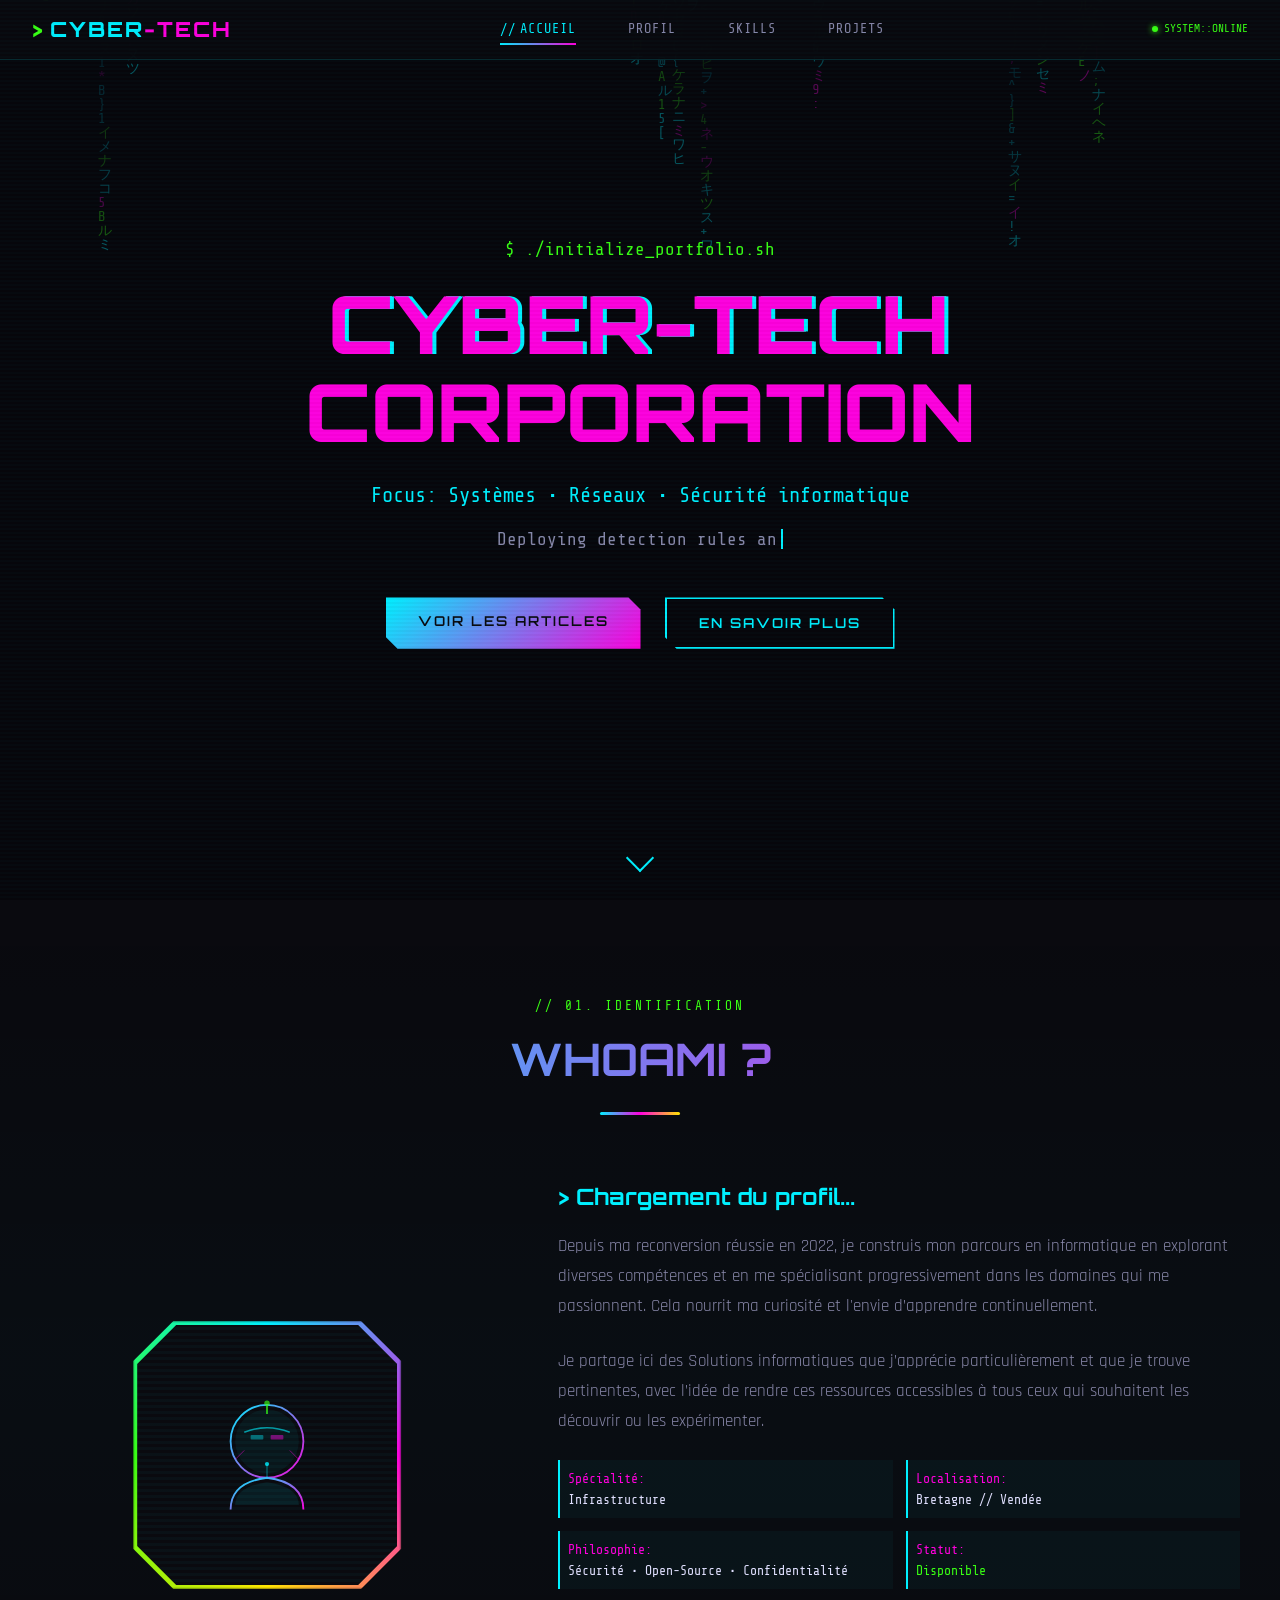
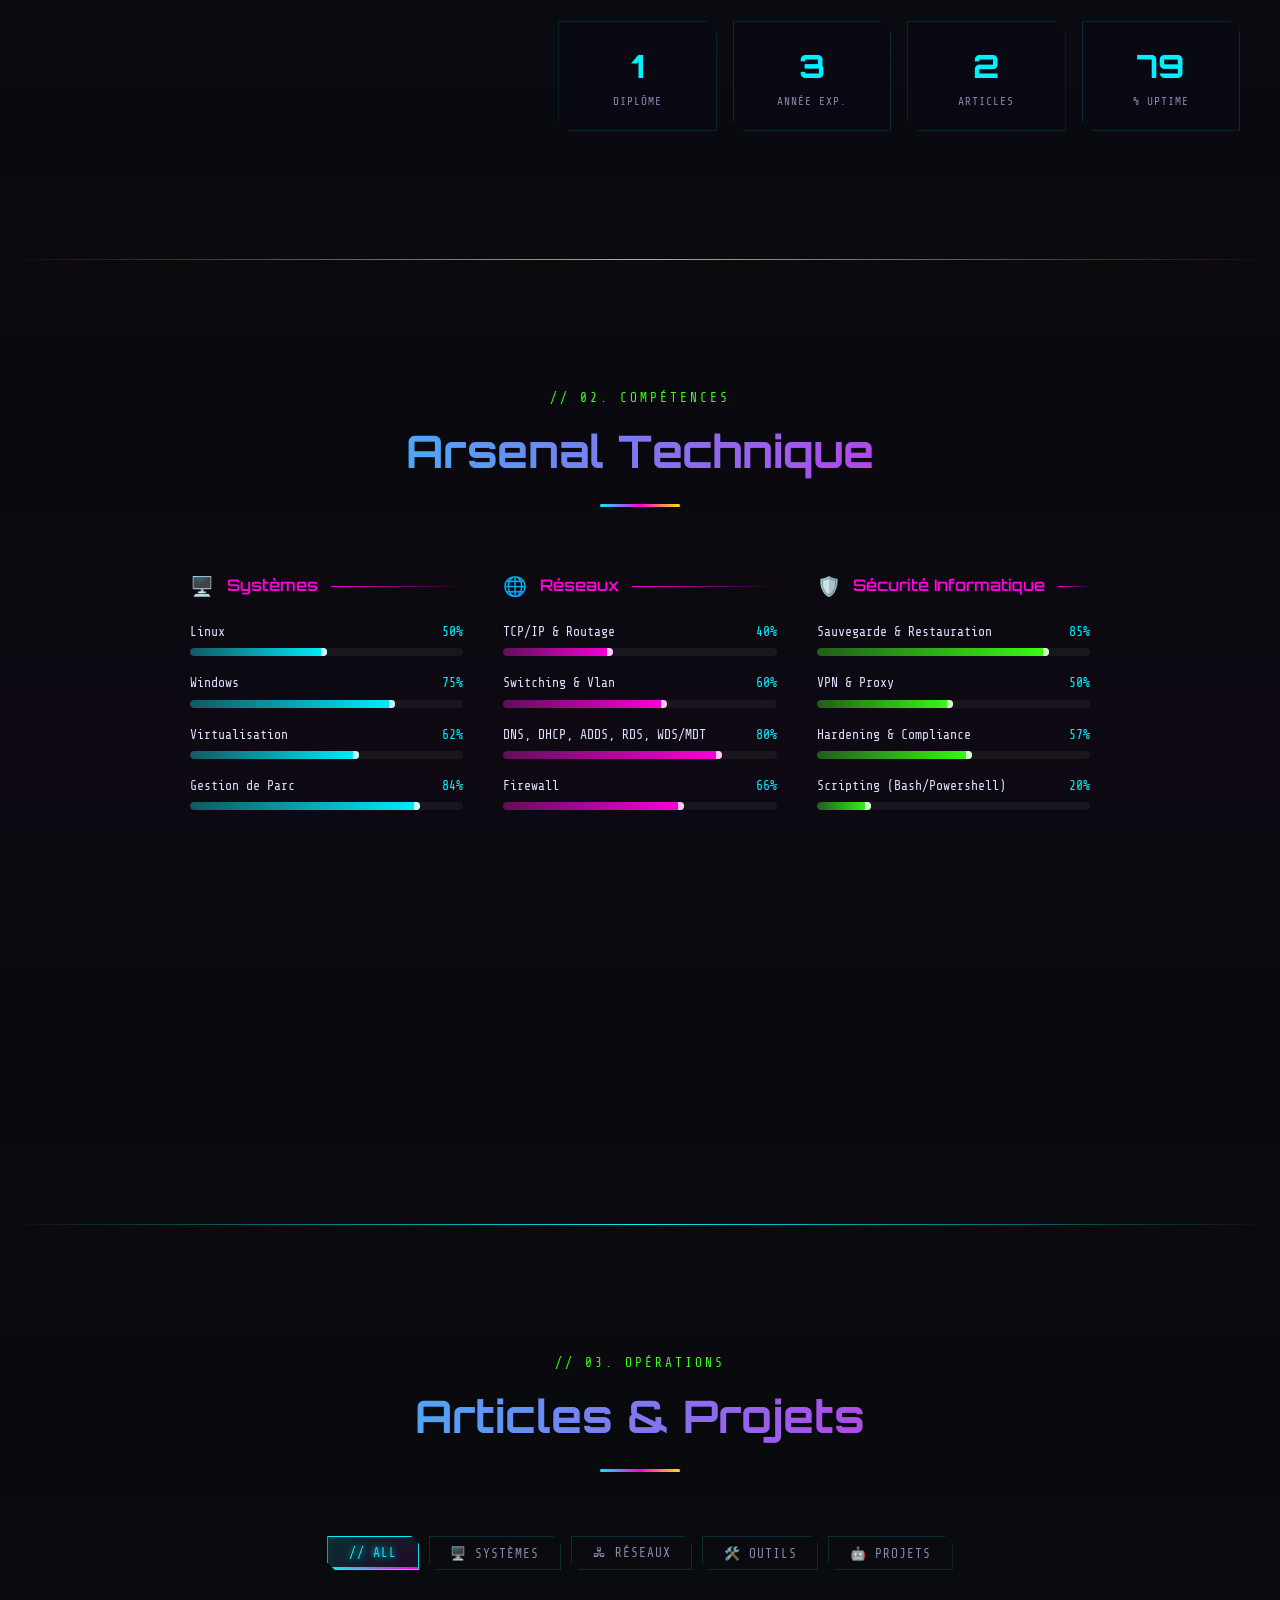
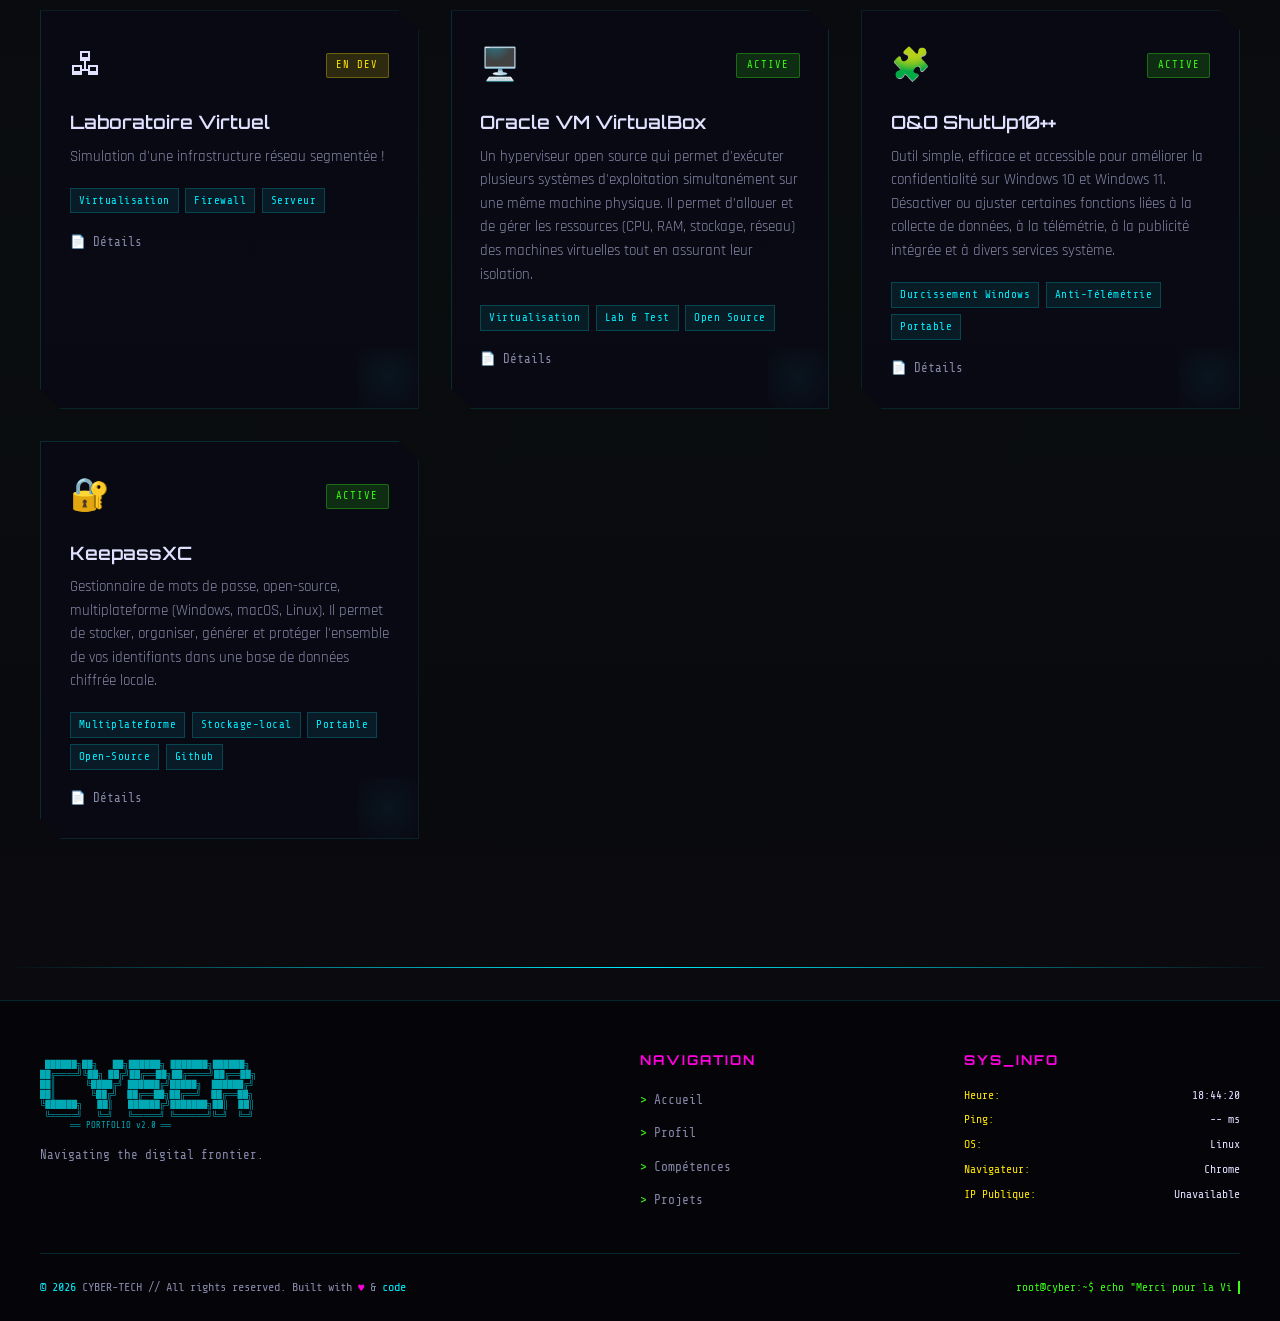
<file: index.html>
<!DOCTYPE html>
<html lang="fr">
<head>
    <meta charset="UTF-8">
    <meta name="viewport" content="width=device-width, initial-scale=1.0">
    <title>CyberPortfolio // Nexus_v2.0</title>
    <link rel="preconnect" href="https://fonts.googleapis.com">
    <link href="https://fonts.googleapis.com/css2?family=Orbitron:wght@400;500;600;700;800;900&family=Rajdhani:wght@300;400;500;600;700&family=Share+Tech+Mono&display=swap" rel="stylesheet">
    <link rel="stylesheet" href="css/style.css">
</head>
<body>

<!-- Scanlines overlay -->
<div class="scanlines"></div>

<!-- Matrix Rain -->
<canvas id="matrix-canvas"></canvas>

<!-- ═══ NAVBAR ═══ -->
<nav class="navbar" id="navbar">
    <div class="nav-container">
        <a href="#hero" class="nav-logo">CYBER<span>-TECH</span></a>
        <ul class="nav-links" id="navLinks">
            <li><a href="#hero" class="active">Accueil</a></li>
            <li><a href="#about">Profil</a></li>
            <li><a href="#skills">Skills</a></li>
            <li><a href="#projects">Projets</a></li>
        </ul>
        <div class="nav-status">
            <div class="status-dot"></div>
            <span>SYSTEM::ONLINE</span>
        </div>
        <button class="burger" id="burger" aria-label="Menu">
            <span></span><span></span><span></span>
        </button>
    </div>
</nav>

<!-- ═══ HERO SECTION ═══ -->
<section id="hero">
    <div class="hero-content">
        <p class="hero-prefix"><span>$</span> ./initialize_portfolio.sh</p>
        <h1 class="hero-title">
            <span class="glitch-text" data-text="CYBER-TECH">CYBER-TECH</span><br>
            <span style="color: var(--neon-magenta);">CORPORATION</span>
        </h1>
        <p class="hero-subtitle">Focus: Systèmes &bull; Réseaux &bull; Sécurité informatique</p>
        <div class="typewriter-container">
            <span id="typewriter"></span>
        </div>
        <div class="hero-buttons">
            <a href="#projects" class="btn-cyber btn-primary">Voir les Articles</a>
            <a href="#about" class="btn-cyber btn-secondary">En savoir plus</a>
        </div>
    </div>
    <div class="hero-scroll-indicator">
        <span></span>
    </div>
</section>

<!-- ═══ ABOUT SECTION ═══ -->
<section id="about">
    <div class="section-container">
        <div class="section-header animate-on-scroll">
            <p class="section-tag">// 01. Identification</p>
            <h2 class="section-title">WHOAMI ?</h2>
            <div class="section-line"></div>
        </div>
        <div class="about-grid">
            <div class="avatar-wrapper animate-on-scroll">
                <div class="avatar-frame">
                    <div class="avatar-inner">
                        <svg viewBox="0 0 200 200" xmlns="http://www.w3.org/2000/svg">
                            <defs>
                                <linearGradient id="grad1" x1="0%" y1="0%" x2="100%" y2="100%">
                                    <stop offset="0%" style="stop-color:#00f0ff;stop-opacity:1" />
                                    <stop offset="100%" style="stop-color:#ff00de;stop-opacity:1" />
                                </linearGradient>
                            </defs>
                            <circle cx="100" cy="85" r="40" fill="none" stroke="url(#grad1)" stroke-width="2"/>
                            <circle cx="100" cy="85" r="35" fill="rgba(0,240,255,0.05)"/>
                            <rect x="82" y="78" width="14" height="5" rx="1" fill="#00f0ff">
                                <animate attributeName="opacity" values="1;0.3;1" dur="3s" repeatCount="indefinite"/>
                            </rect>
                            <rect x="104" y="78" width="14" height="5" rx="1" fill="#ff00de">
                                <animate attributeName="opacity" values="1;0.3;1" dur="3s" repeatCount="indefinite" begin="0.5s"/>
                            </rect>
                            <path d="M60 160 Q60 130 100 125 Q140 130 140 160" fill="none" stroke="url(#grad1)" stroke-width="2"/>
                            <path d="M65 155 Q65 135 100 130 Q135 135 135 155" fill="rgba(0,240,255,0.08)"/>
                            <line x1="100" y1="125" x2="100" y2="110" stroke="#00f0ff" stroke-width="1" opacity="0.5"/>
                            <line x1="75" y1="95" x2="65" y2="105" stroke="#ff00de" stroke-width="1" opacity="0.5"/>
                            <line x1="125" y1="95" x2="135" y2="105" stroke="#ff00de" stroke-width="1" opacity="0.5"/>
                            <circle cx="100" cy="110" r="2" fill="#00f0ff" opacity="0.8">
                                <animate attributeName="r" values="2;3;2" dur="2s" repeatCount="indefinite"/>
                            </circle>
                            <path d="M75 75 Q100 65 125 75" fill="none" stroke="#00f0ff" stroke-width="1.5" opacity="0.6"/>
                            <line x1="100" y1="45" x2="100" y2="55" stroke="#39ff14" stroke-width="1.5"/>
                            <circle cx="100" cy="43" r="3" fill="#39ff14" opacity="0.8">
                                <animate attributeName="opacity" values="0.8;0.2;0.8" dur="1.5s" repeatCount="indefinite"/>
                            </circle>
                        </svg>
                        <div class="avatar-glitch-overlay"></div>
                    </div>
                </div>
            </div>
            <div class="about-content animate-on-scroll">
                <h3>> Chargement du profil...</h3>
                <p>
                    Depuis ma reconversion réussie en 2022, je construis mon parcours en informatique en explorant diverses compétences
                    et en me spécialisant progressivement dans les domaines qui me passionnent.
                    Cela nourrit ma curiosité et l'envie d’apprendre continuellement.
                </p>
                <p> Je partage ici des Solutions informatiques que j’apprécie particulièrement et que je trouve pertinentes, 
                    avec l’idée de rendre ces ressources accessibles à tous ceux qui souhaitent les découvrir ou les expérimenter.
                </p>
                <div class="info-grid">
                    <div class="info-item">
                        <span class="label">Spécialité:</span>
                        <span class="value">Infrastructure</span>
                    </div>
                    <div class="info-item">
                        <span class="label">Localisation:</span>
                        <span class="value">Bretagne // Vendée</span>
                    </div>
                    <div class="info-item">
                        <span class="label">Philosophie:</span>
                        <span class="value">Sécurité • Open-Source • Confidentialité</span>
                    </div>
                    <div class="info-item">
                        <span class="label">Statut:</span>
                        <span class="value" style="color: var(--neon-green);">Disponible</span>
                    </div>
                </div>
                <div class="stats-row">
                    <div class="stat-card">
                        <div class="stat-number" data-target="2">0</div>
                        <div class="stat-label">Diplôme</div>
                    </div>
                    <div class="stat-card">
                        <div class="stat-number" data-target="4">0</div>
                        <div class="stat-label">Année exp.</div>
                    </div>
                    <div class="stat-card">
                        <div class="stat-number" data-target="3">0</div>
                        <div class="stat-label">Articles</div>
                    </div>
                    <div class="stat-card">
                        <div class="stat-number" data-target="99">0</div>
                        <div class="stat-label">% Uptime</div>
                    </div>
                </div>
            </div>
        </div>
    </div>
</section>

<div class="cyber-divider"></div>

<!-- ═══ SKILLS SECTION ═══ -->
<section id="skills">
    <div class="section-container">
        <div class="section-header animate-on-scroll">
            <p class="section-tag">// 02. Compétences</p>
            <h2 class="section-title">Arsenal Technique</h2>
            <div class="section-line"></div>
        </div>
        <div class="skills-layout">
            <div class="skills-bars animate-on-scroll">
                <!-- Systèmes -->
                <div class="skill-category">
                    <div class="skill-category-title">
                        <span class="icon">🖥️</span> Systèmes
                    </div>
                    <div class="skill-bar-item">
                        <div class="skill-bar-header">
                            <span class="skill-bar-name">Linux</span>
                            <span class="skill-bar-pct">50%</span>
                        </div>
                        <div class="skill-bar-track"><div class="skill-bar-fill cyan" data-width="50"></div></div>
                    </div>
                    <div class="skill-bar-item">
                        <div class="skill-bar-header">
                            <span class="skill-bar-name">Windows</span>
                            <span class="skill-bar-pct">75%</span>
                        </div>
                        <div class="skill-bar-track"><div class="skill-bar-fill cyan" data-width="75"></div></div>
                    </div>
                    <div class="skill-bar-item">
                        <div class="skill-bar-header">
                            <span class="skill-bar-name">Virtualisation</span>
                            <span class="skill-bar-pct">62%</span>
                        </div>
                        <div class="skill-bar-track"><div class="skill-bar-fill cyan" data-width="62"></div></div>
                    </div>
                    <div class="skill-bar-item">
                        <div class="skill-bar-header">
                            <span class="skill-bar-name">Gestion de Parc</span>
                            <span class="skill-bar-pct">84%</span>
                        </div>
                        <div class="skill-bar-track"><div class="skill-bar-fill cyan" data-width="84"></div></div>
                    </div>
                </div>

                <!-- Réseaux -->
                <div class="skill-category">
                    <div class="skill-category-title">
                        <span class="icon">🌐</span> Réseaux
                    </div>
                    <div class="skill-bar-item">
                        <div class="skill-bar-header">
                            <span class="skill-bar-name">TCP/IP & Routage</span>
                            <span class="skill-bar-pct">40%</span>
                        </div>
                        <div class="skill-bar-track"><div class="skill-bar-fill magenta" data-width="40"></div></div>
                    </div>
                    <div class="skill-bar-item">
                        <div class="skill-bar-header">
                            <span class="skill-bar-name">Switching & Vlan</span>
                            <span class="skill-bar-pct">60%</span>
                        </div>
                        <div class="skill-bar-track"><div class="skill-bar-fill magenta" data-width="60"></div></div>
                    </div>
                    <div class="skill-bar-item">
                        <div class="skill-bar-header">
                            <span class="skill-bar-name">DNS, DHCP, ADDS, RDS, WDS/MDT</span>
                            <span class="skill-bar-pct">80%</span>
                        </div>
                        <div class="skill-bar-track"><div class="skill-bar-fill magenta" data-width="80"></div></div>
                    </div>
                    <div class="skill-bar-item">
                        <div class="skill-bar-header">
                            <span class="skill-bar-name">Firewall</span>
                            <span class="skill-bar-pct">66%</span>
                        </div>
                        <div class="skill-bar-track"><div class="skill-bar-fill magenta" data-width="66"></div></div>
                    </div>
                </div>

                <!-- Cybersécurité -->
                <div class="skill-category">
                    <div class="skill-category-title">
                        <span class="icon">🛡️</span> Sécurité Informatique
                    </div>
                    <div class="skill-bar-item">
                        <div class="skill-bar-header">
                            <span class="skill-bar-name">Sauvegarde & Restauration</span>
                            <span class="skill-bar-pct">85%</span>
                        </div>
                        <div class="skill-bar-track"><div class="skill-bar-fill green" data-width="85"></div></div>
                    </div>
                    <div class="skill-bar-item">
                        <div class="skill-bar-header">
                            <span class="skill-bar-name">VPN & Proxy</span>
                            <span class="skill-bar-pct">50%</span>
                        </div>
                        <div class="skill-bar-track"><div class="skill-bar-fill green" data-width="50"></div></div>
                    </div>
                    <div class="skill-bar-item">
                        <div class="skill-bar-header">
                            <span class="skill-bar-name">Hardening & Compliance</span>
                            <span class="skill-bar-pct">57%</span>
                        </div>
                        <div class="skill-bar-track"><div class="skill-bar-fill green" data-width="57"></div></div>
                    </div>
                    <div class="skill-bar-item">
                        <div class="skill-bar-header">
                            <span class="skill-bar-name">Scripting (Bash/Powershell)</span>
                            <span class="skill-bar-pct">20%</span>
                        </div>
                        <div class="skill-bar-track"><div class="skill-bar-fill green" data-width="20"></div></div>
                    </div>
                </div>
            </div>
        </div>
    </div>
</section>

<div class="cyber-divider"></div>

<!-- ═══ PROJECTS SECTION ═══ -->
<section id="projects">
    <div class="section-container">
        <div class="section-header animate-on-scroll">
            <p class="section-tag">// 03. Opérations</p>
            <h2 class="section-title">Articles & Projets</h2>
            <div class="section-line"></div>
        </div>

        <!-- ── Onglets de filtrage ── -->
        <div class="projects-tabs animate-on-scroll">
            <button class="projects-tab-btn active" data-filter="all">// All</button>
            <button class="projects-tab-btn" data-filter="Systèmes">🖥️ Systèmes</button>
            <button class="projects-tab-btn" data-filter="Réseaux">🖧 Réseaux</button>
            <button class="projects-tab-btn" data-filter="Outils">🛠️ Outils</button>
            <button class="projects-tab-btn" data-filter="Projets">🤖 Projets</button>
        </div>

        <div class="projects-grid">

            <!-- Project 4 -->
            <div class="project-card animate-on-scroll" data-category="Projets">
                <div class="project-header">
                    <span class="project-icon">🖧</span>
                    <span class="project-status status-dev">En Dev</span>
                </div>
                <h3 class="project-title">Laboratoire Virtuel</h3>
                <p class="project-desc">
                    Simulation d'une infrastructure réseau segmentée !
                </p>
                <div class="project-tags">
                    <span class="project-tag">Virtualisation</span>
                    <span class="project-tag">Firewall</span>
                    <span class="project-tag">Serveur</span>
                </div>
                <div class="project-links">
                    <a href="" class="project-link">📄 Détails</a>
                </div>
            </div>

            <!-- Project 3 -->
            <div class="project-card animate-on-scroll" data-category="Systèmes">
                <div class="project-header">
                    <span class="project-icon">🖥️</span>
                    <span class="project-status status-active">Active</span>
                </div>
                <h3 class="project-title">Oracle VM VirtualBox</h3>
                <p class="project-desc">
                    Un hyperviseur open source qui permet d'exécuter plusieurs systèmes d'exploitation simultanément sur une même machine physique.
                    Il permet d’allouer et de gérer les ressources (CPU, RAM, stockage, réseau) des machines virtuelles tout en assurant leur isolation.
                </p>
                <div class="project-tags">
                    <span class="project-tag">Virtualisation</span>
                    <span class="project-tag">Lab & Test</span>
                    <span class="project-tag">Open Source</span>
                </div>
                <div class="project-links">
                    <a href="Projects/Systèmes/S1_Oracle VM VirtualBox.html" class="project-link">📄 Détails</a>
                </div>
            </div>

            <!-- Project 2 -->
            <div class="project-card animate-on-scroll" data-category="Outils">
                <div class="project-header">
                    <span class="project-icon">🧩</span>
                    <span class="project-status status-active">Active</span>
                </div>
                <h3 class="project-title">O&O ShutUp10++</h3>
                <p class="project-desc">
                    Outil simple, efficace et accessible pour améliorer la confidentialité sur Windows 10 et Windows 11.
                    Désactiver ou ajuster certaines fonctions liées à la collecte de données, à la télémétrie, à la publicité intégrée et à divers services système.
                </p>
                <div class="project-tags">
                    <span class="project-tag">Durcissement Windows</span>
                    <span class="project-tag">Anti-Télémétrie</span>
                    <span class="project-tag">Portable</span>
                </div>
                <div class="project-links">
                    <a href="Projects/Outils/O2_O&O ShutUp10++.html" class="project-link">📄 Détails</a>
                </div>
            </div> 

            <!-- Project 1 -->
            <div class="project-card animate-on-scroll" data-category="Outils">
                <div class="project-header">
                    <span class="project-icon">🔐</span>
                    <span class="project-status status-active">Active</span>
                </div>
                <h3 class="project-title">KeepassXC</h3>
                <p class="project-desc">
                    Gestionnaire de mots de passe, open-source, 
                    multiplateforme (Windows, macOS, Linux). Il permet de stocker, organiser, 
                    générer et protéger l'ensemble de vos identifiants dans une base de données chiffrée locale.
                </p>
                <div class="project-tags">
                    <span class="project-tag">Multiplateforme</span>
                    <span class="project-tag">Stockage-local</span>
                    <span class="project-tag">Portable</span>
                    <span class="project-tag">Open-Source</span>
                    <span class="project-tag">Github</span>
                </div>
                <div class="project-links">
                    <a href="Projects/Outils/O1_KeePassXC.html" class="project-link">📄 Détails</a>
                </div>
            </div>



            <!-- Project 5 
            <div class="project-card animate-on-scroll" data-category="outils">
                <div class="project-header">
                    <span class="project-icon">📊</span>
                    <span class="project-status status-active">Active</span>
                </div>
                <h3 class="project-title">NetTopology Mapper</h3>
                <p class="project-desc">
                    Outil de cartographie réseau automatisée avec détection d'équipements,
                    visualisation de la topologie et export en formats multiples.
                </p>
                <div class="project-tags">
                    <span class="project-tag">Python</span>
                    <span class="project-tag">SNMP</span>
                    <span class="project-tag">D3.js</span>
                    <span class="project-tag">GraphML</span>
                </div>
                <div class="project-links">
                    <a href="Projects/Project_Template.html" class="project-link">📄 Détails</a>
                    <a href="#" class="project-link">📂 Code source</a>
                    <a href="#" class="project-link">📖 Wiki</a>
                </div>
            </div>-->

            <!-- Project 6 
            <div class="project-card animate-on-scroll" data-category="outils">
                <div class="project-header">
                    <span class="project-icon">⚡</span>
                    <span class="project-status status-archive">Archive</span>
                </div>
                <h3 class="project-title">HomeLab Cluster</h3>
                <p class="project-desc">
                    Cluster Proxmox personnel avec haute disponibilité, stockage Ceph,
                    et stack de monitoring complète. Lab de test pour environnements de prod.
                </p>
                <div class="project-tags">
                    <span class="project-tag">Proxmox</span>
                    <span class="project-tag">Ceph</span>
                    <span class="project-tag">Grafana</span>
                    <span class="project-tag">Prometheus</span>
                </div>
                <div class="project-links">
                    <a href="Projects/Project_Template.html" class="project-link">📄 Détails</a>
                    <a href="#" class="project-link">📂 Code source</a>
                    <a href="#" class="project-link">📖 Blog post</a>
                </div> 
            </div>-->
        </div>
    </div>
</section>

<div class="cyber-divider"></div>

<!-- ═══ FOOTER ═══ -->
<footer>
    <div class="footer-container">
        <div class="footer-grid">
            <div>
                <div class="ascii-art">
 ██████╗██╗   ██╗██████╗ ███████╗██████╗
██╔════╝╚██╗ ██╔╝██╔══██╗██╔════╝██╔══██╗
██║      ╚████╔╝ ██████╔╝█████╗  ██████╔╝
██║       ╚██╔╝  ██╔══██╗██╔══╝  ██╔══██╗
╚██████╗   ██║   ██████╔╝███████╗██║  ██║
 ╚═════╝   ╚═╝   ╚═════╝ ╚══════╝╚═╝  ╚═╝
      ══ PORTFOLIO v2.0 ══</div>
                <p style="font-family: var(--font-mono); font-size: 0.78rem; color: var(--text-secondary); max-width: 350px;">
                    Navigating the digital frontier.
                </p>
            </div>
            <div>
                <h4 class="footer-section-title">Navigation</h4>
                <ul class="footer-links">
                    <li><a href="#hero">Accueil</a></li>
                    <li><a href="#about">Profil</a></li>
                    <li><a href="#skills">Compétences</a></li>
                    <li><a href="#projects">Projets</a></li>
                </ul>
            </div>
            <div>
                <h4 class="footer-section-title">Sys_Info</h4>
                <div class="system-info">
                    <div>
                        <span class="sys-label">Heure:</span>
                        <span class="sys-value" id="liveClock">--:--:--</span>
                    </div>
                    <div>
                        <span class="sys-label">Ping:</span>
                        <span class="sys-value" id="pingValue">-- ms</span>
                    </div>
                    <div>
                        <span class="sys-label">OS:</span>
                        <span class="sys-value" id="osInfo">Detecting...</span>
                    </div>
                    <div>
                        <span class="sys-label">Navigateur:</span>
                        <span class="sys-value" id="browserInfo">Detecting...</span>
                    </div>
                    <div>
                        <span class="sys-label">IP Publique:</span>
                        <span class="sys-value" id="userIP">Loading...</span>
                    </div>
                </div>
            </div>
        </div>
        <div class="footer-bottom">
            <p class="footer-copy">
                <span>&copy;</span> <span id="year">2025</span> CYBER-TECH // All rights reserved. Built with <span style="color: var(--neon-magenta);">♥</span> & <span style="color: var(--neon-cyan);">code</span>
            </p>
            <p class="footer-terminal">
                root@cyber:~$ <span id="footerCmd"></span><span style="animation: typing-cursor 0.7s step-end infinite; border-right: 2px solid var(--neon-green);">&nbsp;</span>
            </p>
        </div>
    </div>
</footer>

<!-- JavaScript externe -->
<script src="js/main.js"></script>
</body>
</html>
</file>
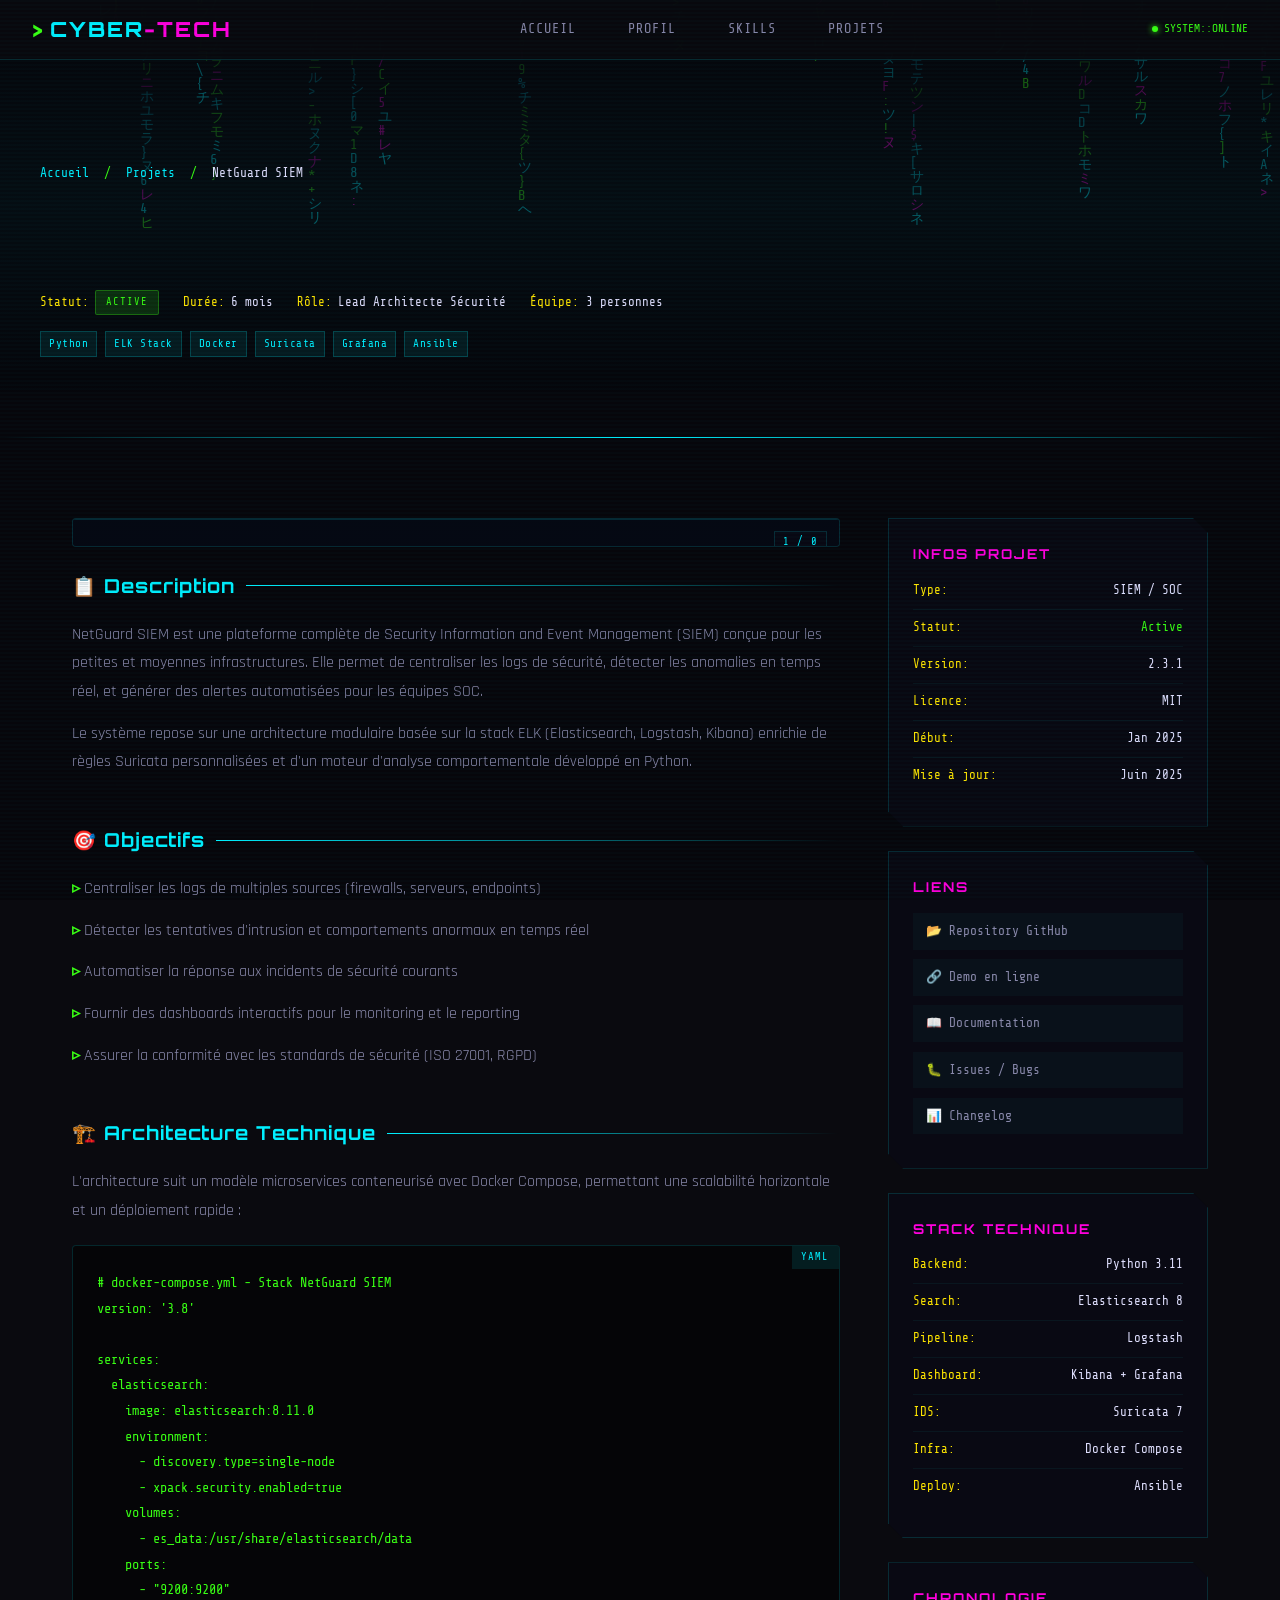
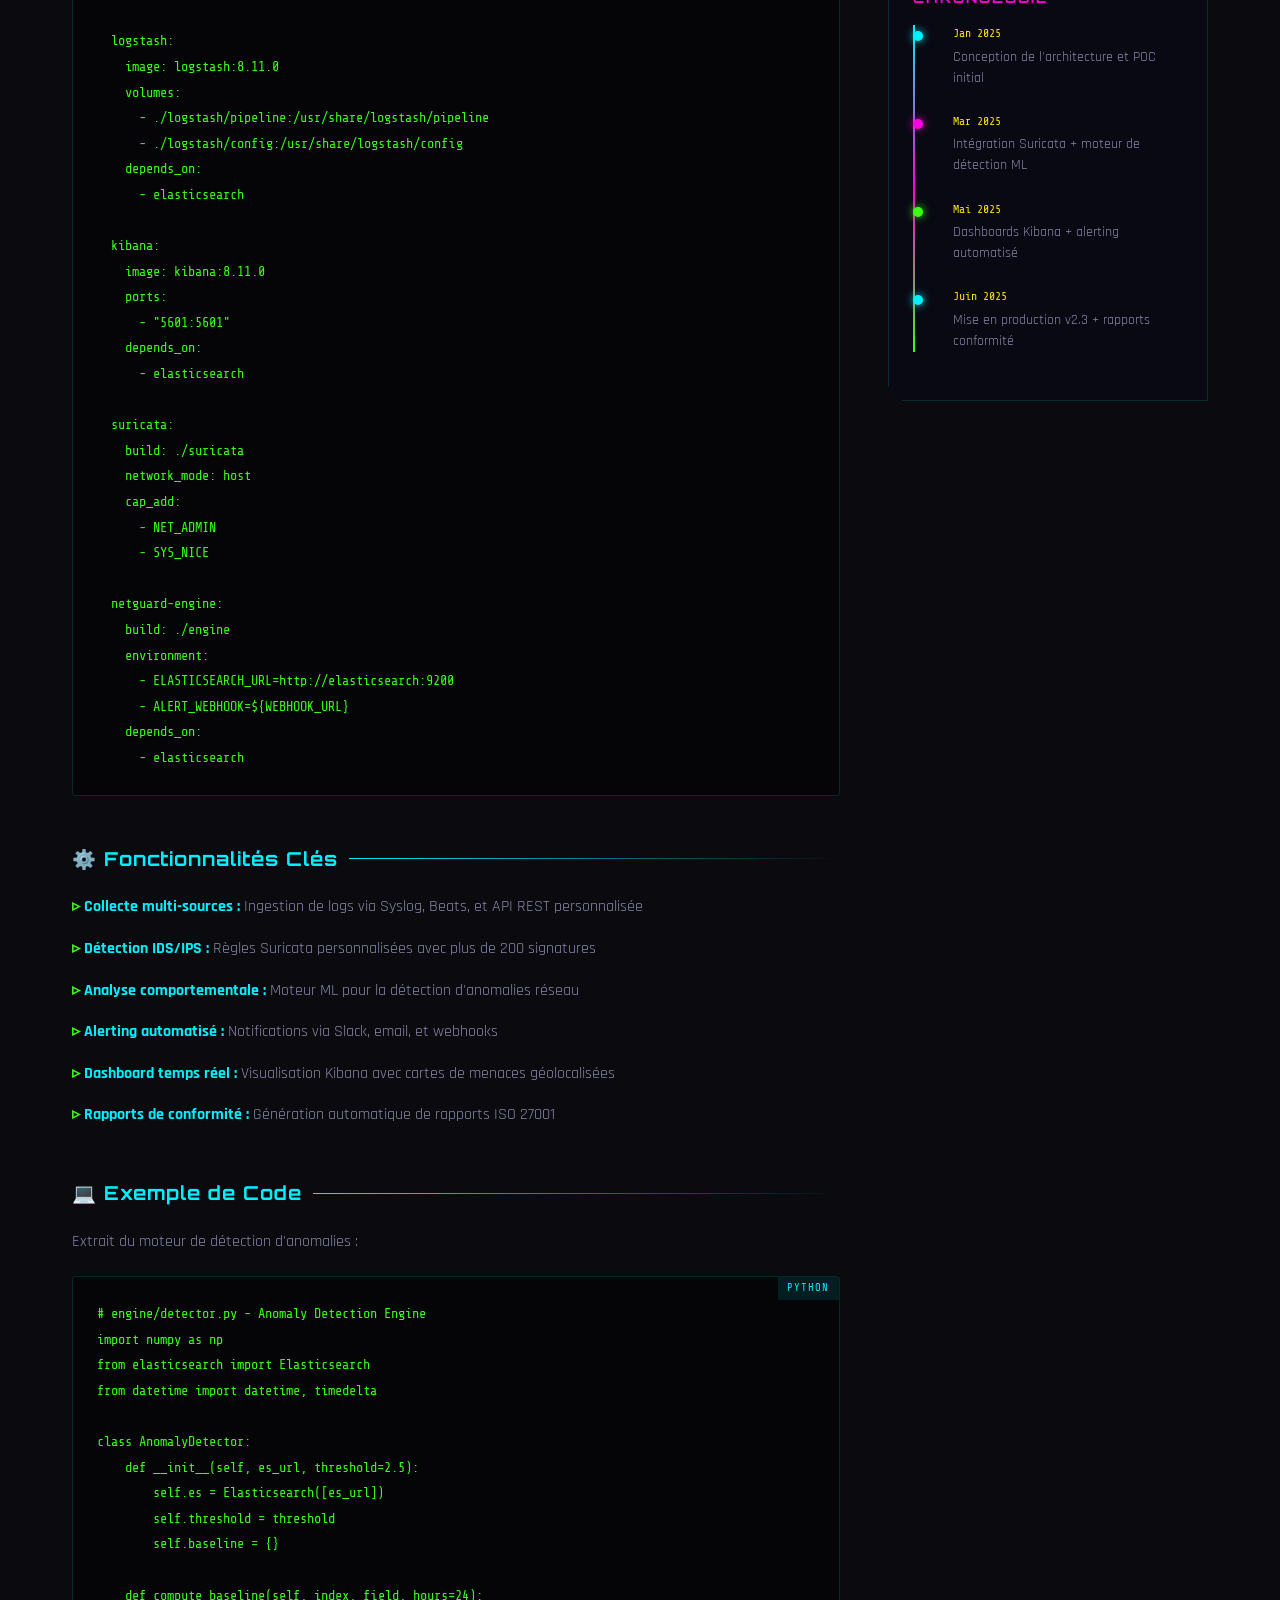
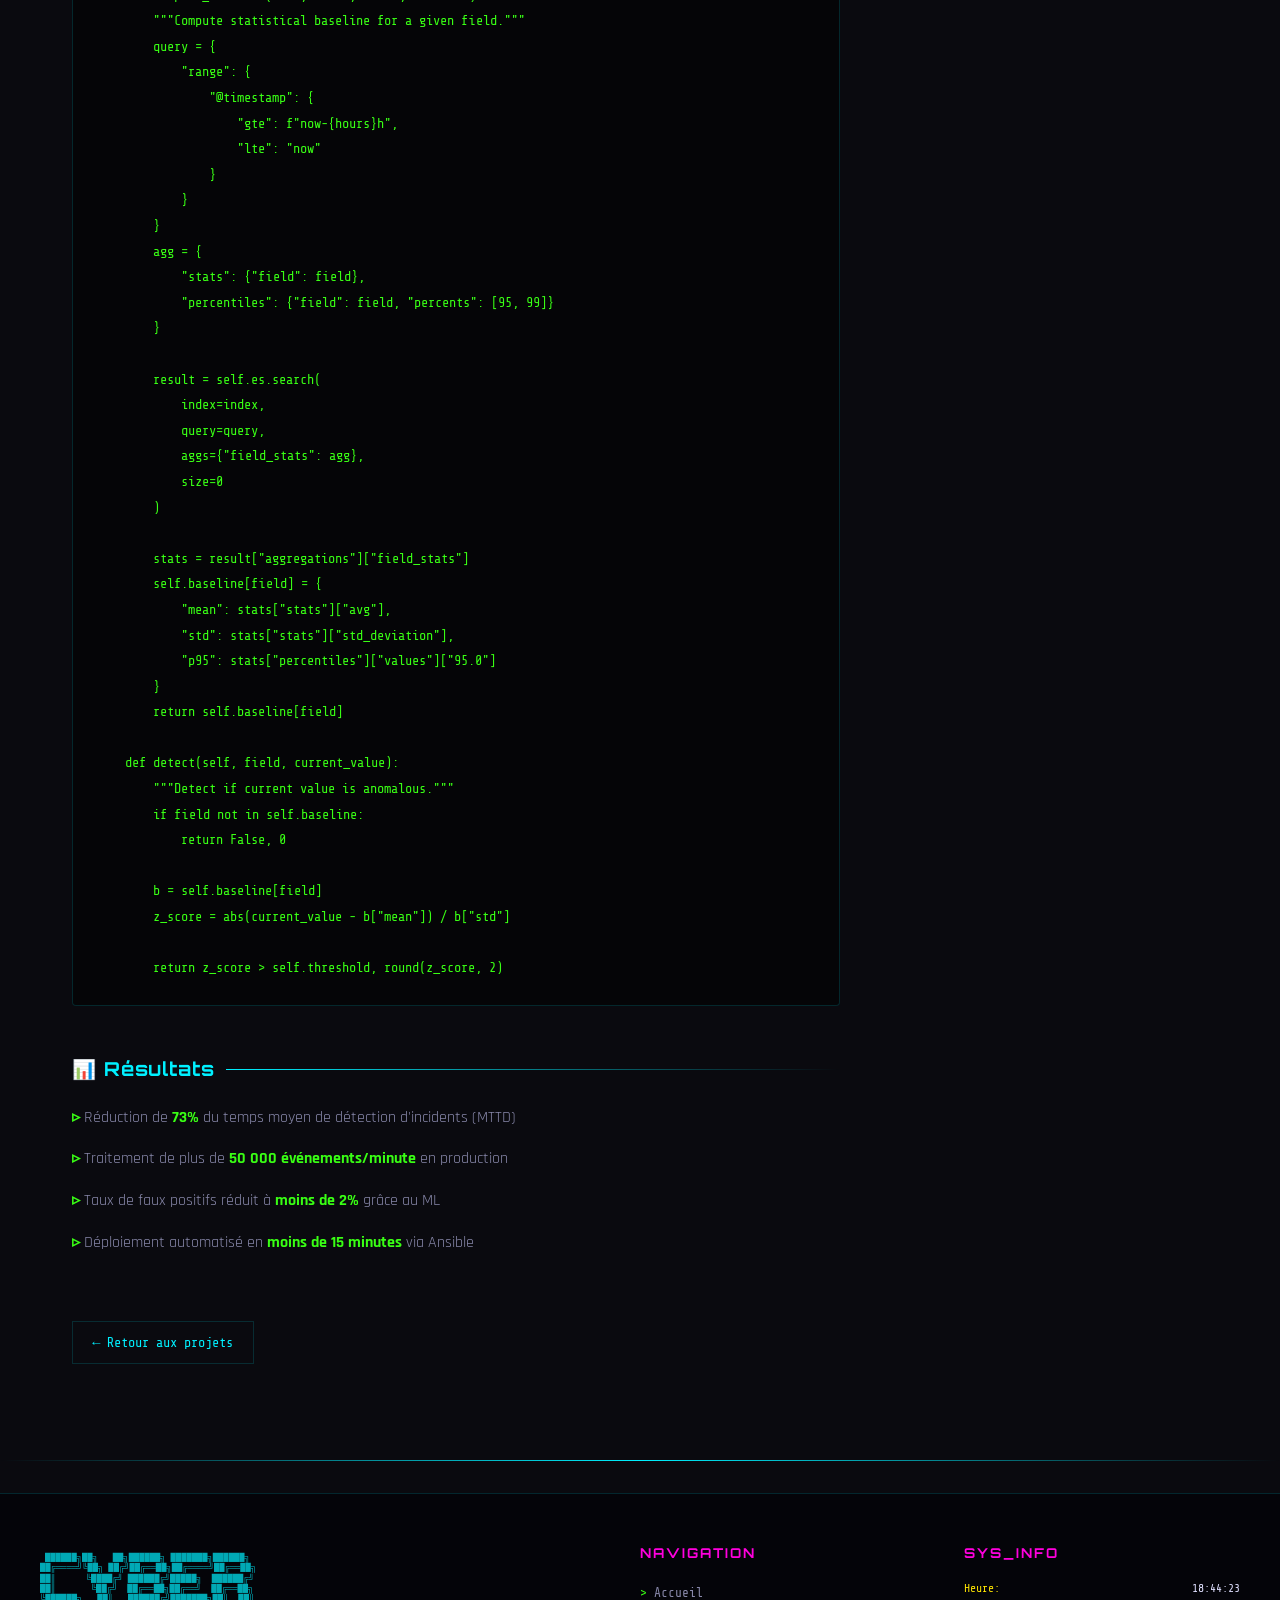
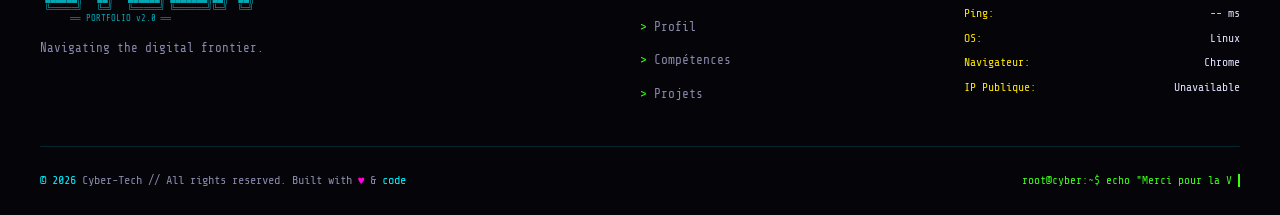
<file: Projects/Project_Template.html>
<!DOCTYPE html>
<html lang="fr">
<head>
    <meta charset="UTF-8">
    <meta name="viewport" content="width=device-width, initial-scale=1.0">
    <title>// CyberPortfolio</title>
    <link rel="preconnect" href="https://fonts.googleapis.com">
    <link href="https://fonts.googleapis.com/css2?family=Orbitron:wght@400;500;600;700;800;900&family=Rajdhani:wght@300;400;500;600;700&family=Share+Tech+Mono&display=swap" rel="stylesheet">
    <link rel="stylesheet" href="../css/style.css">
</head>
<body>

<!-- Scanlines overlay -->
<div class="scanlines"></div>

<!-- Matrix Rain -->
<canvas id="matrix-canvas"></canvas>

<!-- ═══ NAVBAR ═══ -->
<nav class="navbar" id="navbar">
    <div class="nav-container">
        <a href="../index.html" class="nav-logo">CYBER<span>-TECH</span></a>
        <ul class="nav-links" id="navLinks">
            <li><a href="../index.html">Accueil</a></li>
            <li><a href="../index.html#about">Profil</a></li>
            <li><a href="../index.html#skills">Skills</a></li>
            <li><a href="../index.html#projects">Projets</a></li>
        </ul>
        <div class="nav-status">
            <div class="status-dot"></div>
            <span>SYSTEM::ONLINE</span>
        </div>
        <button class="burger" id="burger" aria-label="Menu">
            <span></span><span></span><span></span>
        </button>
    </div>
</nav>

<!-- ═══ PROJECT HERO ═══ -->
<div class="project-page-hero">
    <div class="project-page-hero-inner">
        <div class="project-page-breadcrumb">
            <a href="index.html">Accueil</a>
            <span class="sep">/</span>
            <a href="index.html#projects">Projets</a>
            <span class="sep">/</span>
            <span style="color: var(--text-primary);">NetGuard SIEM</span>
        </div>
        <h1 class="project-page-title">
            <span class="glitch-text" data-text="NetGuard SIEM">NetGuard SIEM</span>
        </h1>
        <div class="project-page-meta">
            <div class="project-page-meta-item">
                <span class="meta-label">Statut:</span>
                <span class="project-status status-active">Active</span>
            </div>
            <div class="project-page-meta-item">
                <span class="meta-label">Durée:</span>
                <span class="meta-value">6 mois</span>
            </div>
            <div class="project-page-meta-item">
                <span class="meta-label">Rôle:</span>
                <span class="meta-value">Lead Architecte Sécurité</span>
            </div>
            <div class="project-page-meta-item">
                <span class="meta-label">Équipe:</span>
                <span class="meta-value">3 personnes</span>
            </div>
        </div>
        <div class="project-page-tags">
            <span class="project-tag">Python</span>
            <span class="project-tag">ELK Stack</span>
            <span class="project-tag">Docker</span>
            <span class="project-tag">Suricata</span>
            <span class="project-tag">Grafana</span>
            <span class="project-tag">Ansible</span>
        </div>
    </div>
</div>

<div class="cyber-divider"></div>

<!-- ═══ PROJECT BODY ═══ -->
<div class="project-page-body">

    <!-- Main Content -->
    <div class="project-page-main">

        <!-- cyber-gallery -->
        <div class="cyber-gallery animate-on-scroll"
            data-images=""
            data-alts="KeePassXC - Database View">
        </div>

        <!-- Description -->
        <div class="project-section animate-on-scroll">
            <h2 class="project-section-title">📋 Description</h2>
            <p>
                NetGuard SIEM est une plateforme complète de Security Information and Event Management
                (SIEM) conçue pour les petites et moyennes infrastructures. Elle permet de centraliser
                les logs de sécurité, détecter les anomalies en temps réel, et générer des alertes
                automatisées pour les équipes SOC.
            </p>
            <p>
                Le système repose sur une architecture modulaire basée sur la stack ELK (Elasticsearch,
                Logstash, Kibana) enrichie de règles Suricata personnalisées et d'un moteur d'analyse
                comportementale développé en Python.
            </p>
        </div>

        <!-- Objectifs -->
        <div class="project-section animate-on-scroll">
            <h2 class="project-section-title">🎯 Objectifs</h2>
            <ul>
                <li>Centraliser les logs de multiples sources (firewalls, serveurs, endpoints)</li>
                <li>Détecter les tentatives d'intrusion et comportements anormaux en temps réel</li>
                <li>Automatiser la réponse aux incidents de sécurité courants</li>
                <li>Fournir des dashboards interactifs pour le monitoring et le reporting</li>
                <li>Assurer la conformité avec les standards de sécurité (ISO 27001, RGPD)</li>
            </ul>
        </div>

        <!-- Architecture -->
        <div class="project-section animate-on-scroll">
            <h2 class="project-section-title">🏗️ Architecture Technique</h2>
            <p>
                L'architecture suit un modèle microservices conteneurisé avec Docker Compose,
                permettant une scalabilité horizontale et un déploiement rapide :
            </p>
            <div class="code-block" data-lang="yaml">
                <code># docker-compose.yml - Stack NetGuard SIEM
version: '3.8'

services:
  elasticsearch:
    image: elasticsearch:8.11.0
    environment:
      - discovery.type=single-node
      - xpack.security.enabled=true
    volumes:
      - es_data:/usr/share/elasticsearch/data
    ports:
      - "9200:9200"

  logstash:
    image: logstash:8.11.0
    volumes:
      - ./logstash/pipeline:/usr/share/logstash/pipeline
      - ./logstash/config:/usr/share/logstash/config
    depends_on:
      - elasticsearch

  kibana:
    image: kibana:8.11.0
    ports:
      - "5601:5601"
    depends_on:
      - elasticsearch

  suricata:
    build: ./suricata
    network_mode: host
    cap_add:
      - NET_ADMIN
      - SYS_NICE

  netguard-engine:
    build: ./engine
    environment:
      - ELASTICSEARCH_URL=http://elasticsearch:9200
      - ALERT_WEBHOOK=${WEBHOOK_URL}
    depends_on:
      - elasticsearch</code>
            </div>
        </div>

        <!-- Fonctionnalités -->
        <div class="project-section animate-on-scroll">
            <h2 class="project-section-title">⚙️ Fonctionnalités Clés</h2>
            <ul>
                <li><strong style="color: var(--neon-cyan);">Collecte multi-sources :</strong> Ingestion de logs via Syslog, Beats, et API REST personnalisée</li>
                <li><strong style="color: var(--neon-cyan);">Détection IDS/IPS :</strong> Règles Suricata personnalisées avec plus de 200 signatures</li>
                <li><strong style="color: var(--neon-cyan);">Analyse comportementale :</strong> Moteur ML pour la détection d'anomalies réseau</li>
                <li><strong style="color: var(--neon-cyan);">Alerting automatisé :</strong> Notifications via Slack, email, et webhooks</li>
                <li><strong style="color: var(--neon-cyan);">Dashboard temps réel :</strong> Visualisation Kibana avec cartes de menaces géolocalisées</li>
                <li><strong style="color: var(--neon-cyan);">Rapports de conformité :</strong> Génération automatique de rapports ISO 27001</li>
            </ul>
        </div>

        <!-- Code exemple -->
        <div class="project-section animate-on-scroll">
            <h2 class="project-section-title">💻 Exemple de Code</h2>
            <p>Extrait du moteur de détection d'anomalies :</p>
            <div class="code-block" data-lang="python">
                <code># engine/detector.py - Anomaly Detection Engine
import numpy as np
from elasticsearch import Elasticsearch
from datetime import datetime, timedelta

class AnomalyDetector:
    def __init__(self, es_url, threshold=2.5):
        self.es = Elasticsearch([es_url])
        self.threshold = threshold
        self.baseline = {}

    def compute_baseline(self, index, field, hours=24):
        """Compute statistical baseline for a given field."""
        query = {
            "range": {
                "@timestamp": {
                    "gte": f"now-{hours}h",
                    "lte": "now"
                }
            }
        }
        agg = {
            "stats": {"field": field},
            "percentiles": {"field": field, "percents": [95, 99]}
        }

        result = self.es.search(
            index=index,
            query=query,
            aggs={"field_stats": agg},
            size=0
        )

        stats = result["aggregations"]["field_stats"]
        self.baseline[field] = {
            "mean": stats["stats"]["avg"],
            "std": stats["stats"]["std_deviation"],
            "p95": stats["percentiles"]["values"]["95.0"]
        }
        return self.baseline[field]

    def detect(self, field, current_value):
        """Detect if current value is anomalous."""
        if field not in self.baseline:
            return False, 0

        b = self.baseline[field]
        z_score = abs(current_value - b["mean"]) / b["std"]

        return z_score > self.threshold, round(z_score, 2)</code>
            </div>
        </div>

        <!-- Résultats -->
        <div class="project-section animate-on-scroll">
            <h2 class="project-section-title">📊 Résultats</h2>
            <ul>
                <li>Réduction de <strong style="color: var(--neon-green);">73%</strong> du temps moyen de détection d'incidents (MTTD)</li>
                <li>Traitement de plus de <strong style="color: var(--neon-green);">50 000 événements/minute</strong> en production</li>
                <li>Taux de faux positifs réduit à <strong style="color: var(--neon-green);">moins de 2%</strong> grâce au ML</li>
                <li>Déploiement automatisé en <strong style="color: var(--neon-green);">moins de 15 minutes</strong> via Ansible</li>
            </ul>
        </div>

        <!-- Retour -->
        <a href="index.html#projects" class="back-link animate-on-scroll">← Retour aux projets</a>

    </div>

    <!-- Sidebar -->
    <div class="project-page-sidebar">

        <!-- Infos projet -->
        <div class="sidebar-card animate-on-scroll">
            <h3 class="sidebar-card-title">Infos Projet</h3>
            <div class="sidebar-info-row">
                <span class="s-label">Type:</span>
                <span class="s-value">SIEM / SOC</span>
            </div>
            <div class="sidebar-info-row">
                <span class="s-label">Statut:</span>
                <span class="s-value" style="color: var(--neon-green);">Active</span>
            </div>
            <div class="sidebar-info-row">
                <span class="s-label">Version:</span>
                <span class="s-value">2.3.1</span>
            </div>
            <div class="sidebar-info-row">
                <span class="s-label">Licence:</span>
                <span class="s-value">MIT</span>
            </div>
            <div class="sidebar-info-row">
                <span class="s-label">Début:</span>
                <span class="s-value">Jan 2025</span>
            </div>
            <div class="sidebar-info-row">
                <span class="s-label">Mise à jour:</span>
                <span class="s-value">Juin 2025</span>
            </div>
        </div>

        <!-- Liens -->
        <div class="sidebar-card animate-on-scroll">
            <h3 class="sidebar-card-title">Liens</h3>
            <ul class="sidebar-links">
                <li><a href="#">📂 Repository GitHub</a></li>
                <li><a href="#">🔗 Demo en ligne</a></li>
                <li><a href="#">📖 Documentation</a></li>
                <li><a href="#">🐛 Issues / Bugs</a></li>
                <li><a href="#">📊 Changelog</a></li>
            </ul>
        </div>

        <!-- Stack technique -->
        <div class="sidebar-card animate-on-scroll">
            <h3 class="sidebar-card-title">Stack Technique</h3>
            <div class="sidebar-info-row">
                <span class="s-label">Backend:</span>
                <span class="s-value">Python 3.11</span>
            </div>
            <div class="sidebar-info-row">
                <span class="s-label">Search:</span>
                <span class="s-value">Elasticsearch 8</span>
            </div>
            <div class="sidebar-info-row">
                <span class="s-label">Pipeline:</span>
                <span class="s-value">Logstash</span>
            </div>
            <div class="sidebar-info-row">
                <span class="s-label">Dashboard:</span>
                <span class="s-value">Kibana + Grafana</span>
            </div>
            <div class="sidebar-info-row">
                <span class="s-label">IDS:</span>
                <span class="s-value">Suricata 7</span>
            </div>
            <div class="sidebar-info-row">
                <span class="s-label">Infra:</span>
                <span class="s-value">Docker Compose</span>
            </div>
            <div class="sidebar-info-row">
                <span class="s-label">Deploy:</span>
                <span class="s-value">Ansible</span>
            </div>
        </div>

        <!-- Chronologie -->
        <div class="sidebar-card animate-on-scroll">
            <h3 class="sidebar-card-title">Chronologie</h3>
            <div class="timeline">
                <div class="timeline-item">
                    <div class="timeline-date">Jan 2025</div>
                    <div class="timeline-text">Conception de l'architecture et POC initial</div>
                </div>
                <div class="timeline-item">
                    <div class="timeline-date">Mar 2025</div>
                    <div class="timeline-text">Intégration Suricata + moteur de détection ML</div>
                </div>
                <div class="timeline-item">
                    <div class="timeline-date">Mai 2025</div>
                    <div class="timeline-text">Dashboards Kibana + alerting automatisé</div>
                </div>
                <div class="timeline-item">
                    <div class="timeline-date">Juin 2025</div>
                    <div class="timeline-text">Mise en production v2.3 + rapports conformité</div>
                </div>
            </div>
        </div>

    </div>
</div>

<div class="cyber-divider"></div>

<!-- ═══ FOOTER ═══ -->
<footer>
    <div class="footer-container">
        <div class="footer-grid">
            <div>
                <div class="ascii-art">
 ██████╗██╗   ██╗██████╗ ███████╗██████╗
██╔════╝╚██╗ ██╔╝██╔══██╗██╔════╝██╔══██╗
██║      ╚████╔╝ ██████╔╝█████╗  ██████╔╝
██║       ╚██╔╝  ██╔══██╗██╔══╝  ██╔══██╗
╚██████╗   ██║   ██████╔╝███████╗██║  ██║
 ╚═════╝   ╚═╝   ╚═════╝ ╚══════╝╚═╝  ╚═╝
      ══ PORTFOLIO v2.0 ══</div>
                <p style="font-family: var(--font-mono); font-size: 0.78rem; color: var(--text-secondary); max-width: 350px;">
                    Navigating the digital frontier.
                </p>
            </div>
            <div>
                <h4 class="footer-section-title">Navigation</h4>
                <ul class="footer-links">
                    <li><a href="index.html">Accueil</a></li>
                    <li><a href="index.html#about">Profil</a></li>
                    <li><a href="index.html#skills">Compétences</a></li>
                    <li><a href="index.html#projects">Projets</a></li>
                </ul>
            </div>
            <div>
                <h4 class="footer-section-title">Sys_Info</h4>
                <div class="system-info">
                    <div>
                        <span class="sys-label">Heure:</span>
                        <span class="sys-value" id="liveClock">--:--:--</span>
                    </div>
                    <div>
                        <span class="sys-label">Ping:</span>
                        <span class="sys-value" id="pingValue">-- ms</span>
                    </div>
                    <div>
                        <span class="sys-label">OS:</span>
                        <span class="sys-value" id="osInfo">Detecting...</span>
                    </div>
                    <div>
                        <span class="sys-label">Navigateur:</span>
                        <span class="sys-value" id="browserInfo">Detecting...</span>
                    </div>
                    <div>
                        <span class="sys-label">IP Publique:</span>
                        <span class="sys-value" id="userIP">Loading...</span>
                    </div>
                </div>
            </div>
        </div>
        <div class="footer-bottom">
            <p class="footer-copy">
                <span>&copy;</span> <span id="year">2025</span> Cyber-Tech // All rights reserved. Built with <span style="color: var(--neon-magenta);">♥</span> & <span style="color: var(--neon-cyan);">code</span>
            </p>
            <p class="footer-terminal">
                root@cyber:~$ <span id="footerCmd"></span><span style="animation: typing-cursor 0.7s step-end infinite; border-right: 2px solid var(--neon-green);">&nbsp;</span>
            </p>
        </div>
    </div>
</footer>

<!-- JavaScript externe -->
<script src="../js/main.js"></script>
</body>
</html>
</file>
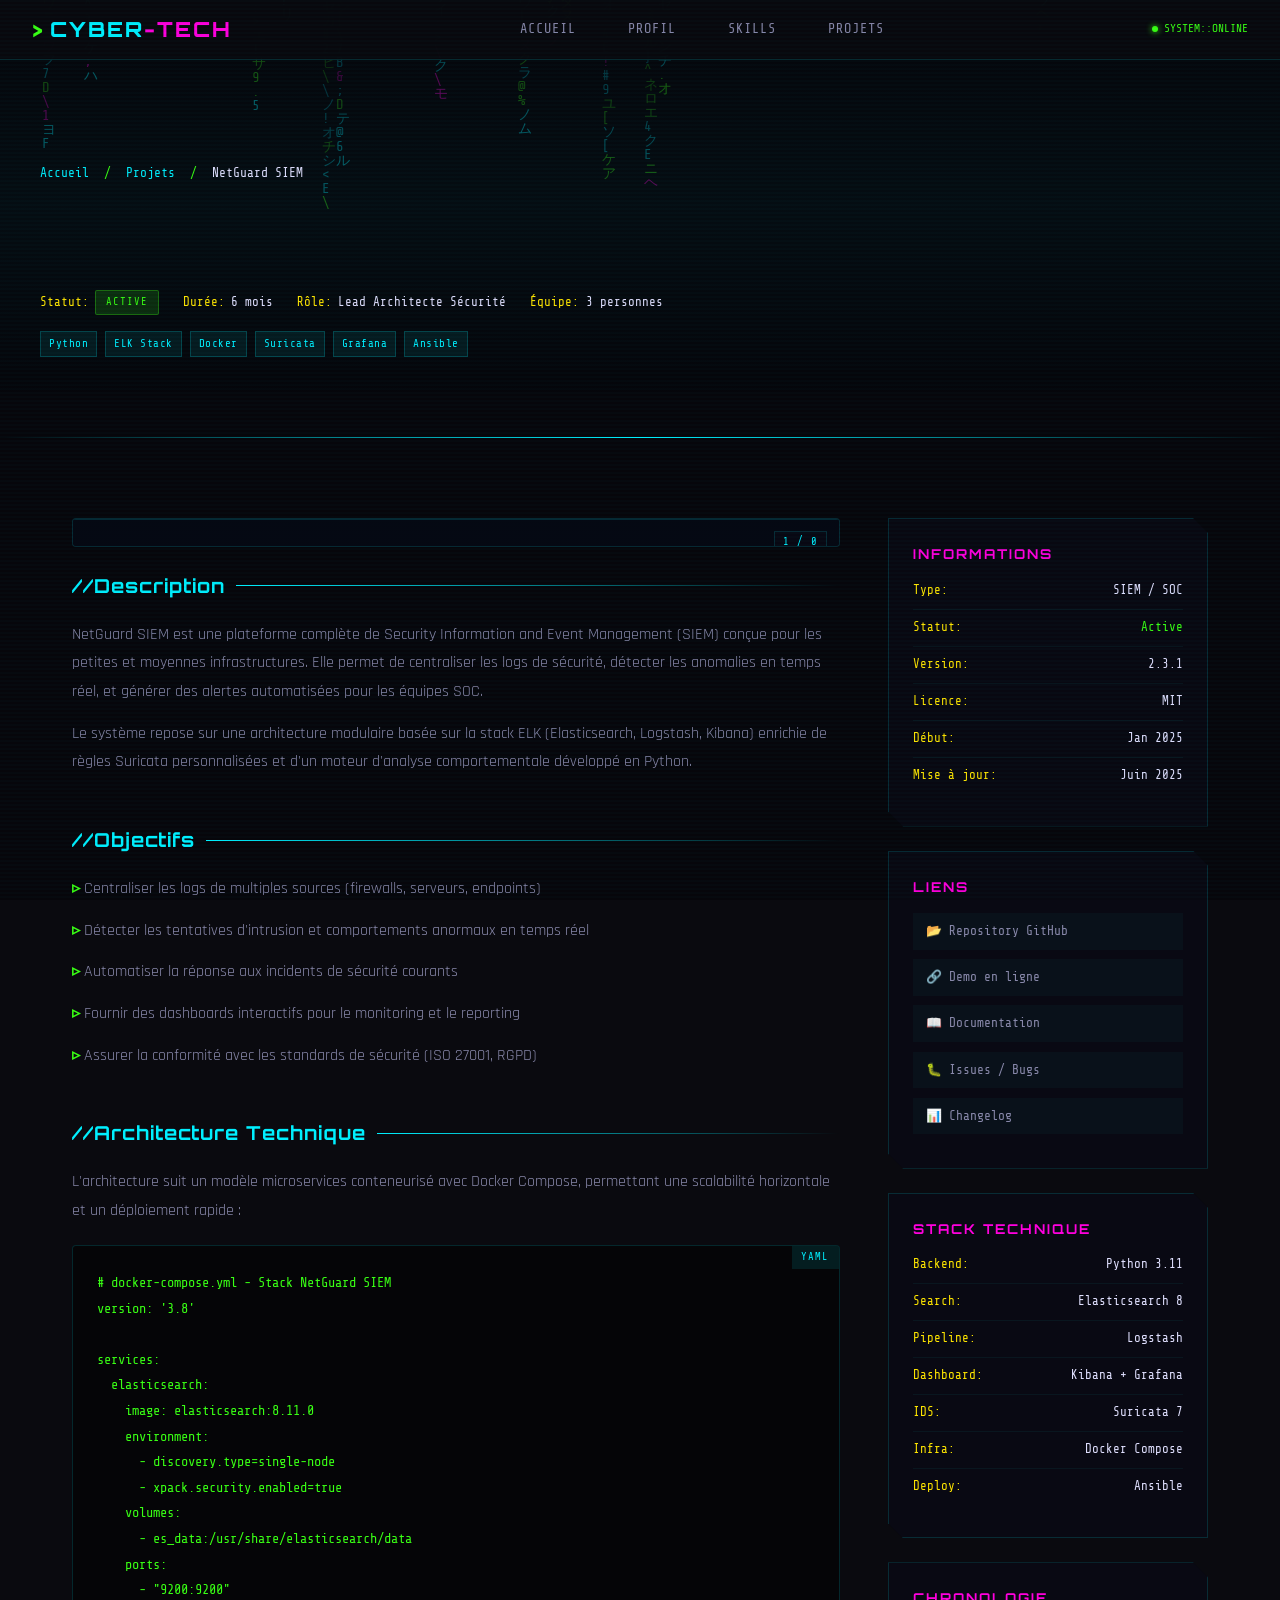
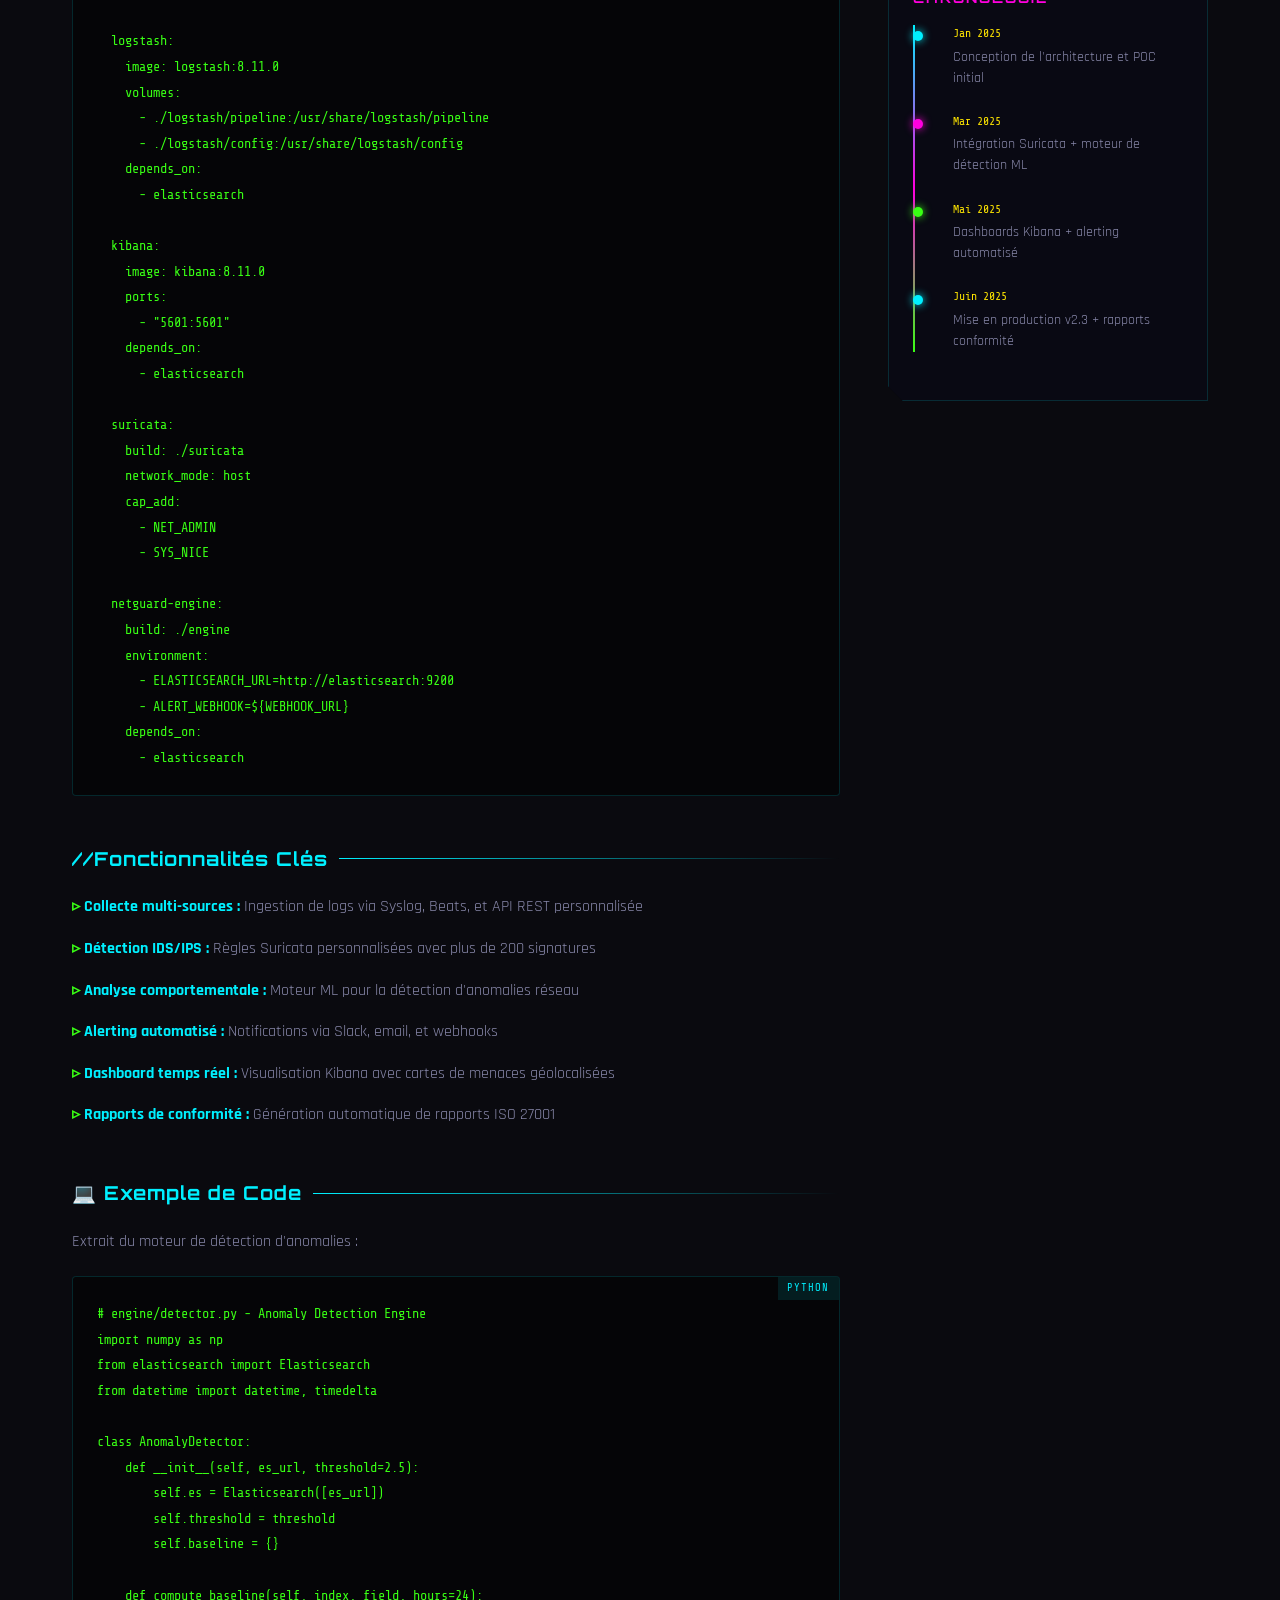
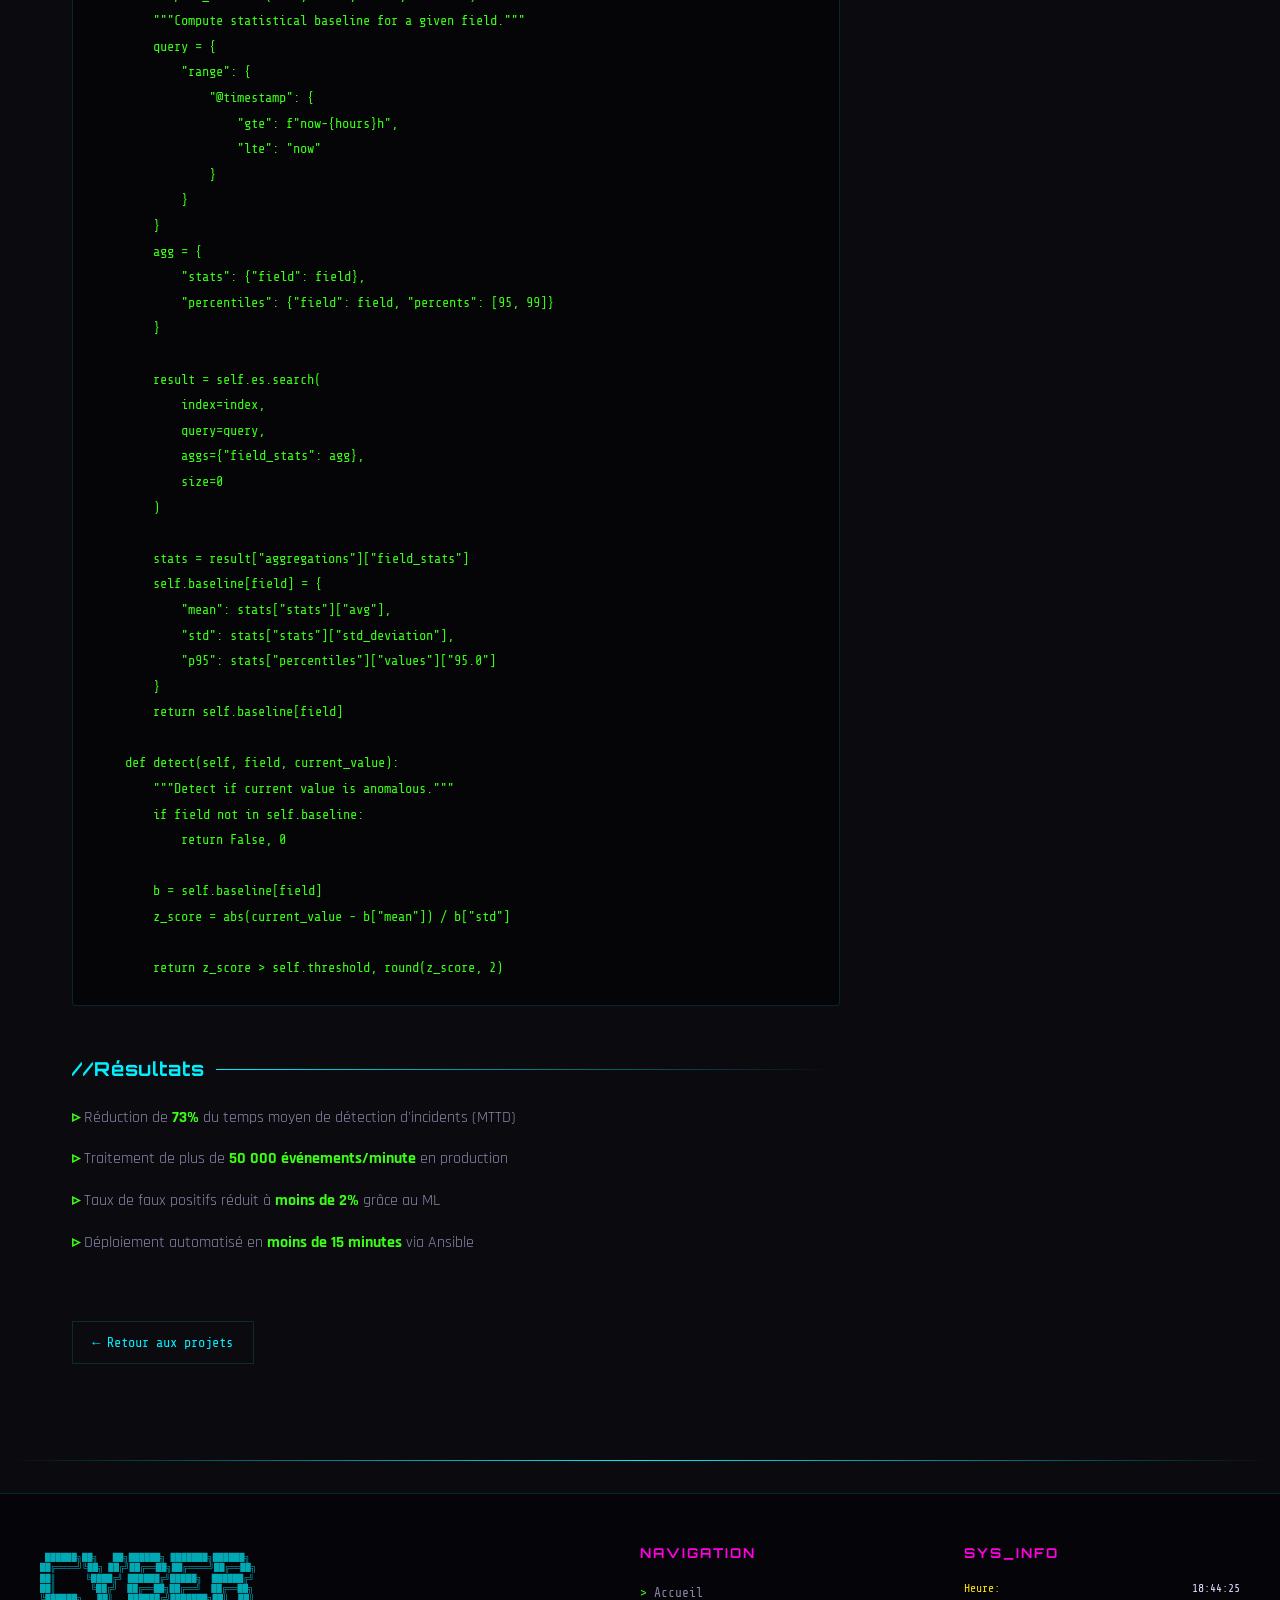
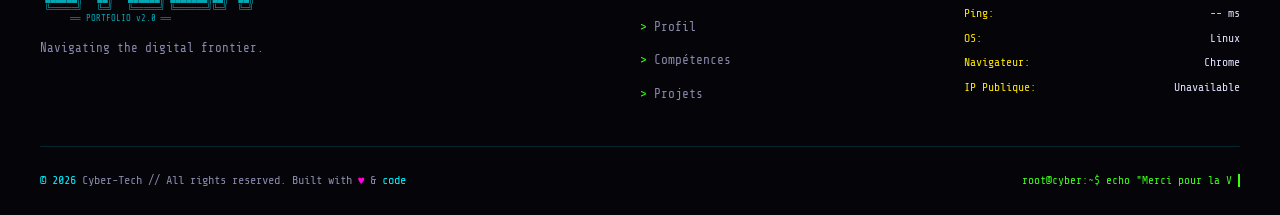
<file: Projects/Projects_Template.html>
<!DOCTYPE html>
<html lang="fr">
<head>
    <meta charset="UTF-8">
    <meta name="viewport" content="width=device-width, initial-scale=1.0">
    <title>// CyberPortfolio</title>
    <link rel="preconnect" href="https://fonts.googleapis.com">
    <link href="https://fonts.googleapis.com/css2?family=Orbitron:wght@400;500;600;700;800;900&family=Rajdhani:wght@300;400;500;600;700&family=Share+Tech+Mono&display=swap" rel="stylesheet">
    <link rel="stylesheet" href="../../css/style.css">
</head>
<body>

<!-- Scanlines overlay -->
<div class="scanlines"></div>

<!-- Matrix Rain -->
<canvas id="matrix-canvas"></canvas>

<!-- ═══ NAVBAR ═══ -->
<nav class="navbar" id="navbar">
    <div class="nav-container">
        <a href="../../index.html" class="nav-logo">CYBER<span>-TECH</span></a>
        <ul class="nav-links" id="navLinks">
            <li><a href="../../index.html">Accueil</a></li>
            <li><a href="../../index.html#about">Profil</a></li>
            <li><a href="../../index.html#skills">Skills</a></li>
            <li><a href="../../index.html#projects">Projets</a></li>
        </ul>
        <div class="nav-status">
            <div class="status-dot"></div>
            <span>SYSTEM::ONLINE</span>
        </div>
        <button class="burger" id="burger" aria-label="Menu">
            <span></span><span></span><span></span>
        </button>
    </div>
</nav>

<!-- ═══ PROJECT HERO ═══ -->
<div class="project-page-hero">
    <div class="project-page-hero-inner">
        <div class="project-page-breadcrumb">
            <a href="index.html">Accueil</a>
            <span class="sep">/</span>
            <a href="index.html#projects">Projets</a>
            <span class="sep">/</span>
            <span style="color: var(--text-primary);">NetGuard SIEM</span>
        </div>
        <h1 class="project-page-title">
            <span class="glitch-text" data-text="NetGuard SIEM">NetGuard SIEM</span>
        </h1>
        <div class="project-page-meta">
            <div class="project-page-meta-item">
                <span class="meta-label">Statut:</span>
                <span class="project-status status-active">Active</span>
            </div>
            <div class="project-page-meta-item">
                <span class="meta-label">Durée:</span>
                <span class="meta-value">6 mois</span>
            </div>
            <div class="project-page-meta-item">
                <span class="meta-label">Rôle:</span>
                <span class="meta-value">Lead Architecte Sécurité</span>
            </div>
            <div class="project-page-meta-item">
                <span class="meta-label">Équipe:</span>
                <span class="meta-value">3 personnes</span>
            </div>
        </div>
        <div class="project-page-tags">
            <span class="project-tag">Python</span>
            <span class="project-tag">ELK Stack</span>
            <span class="project-tag">Docker</span>
            <span class="project-tag">Suricata</span>
            <span class="project-tag">Grafana</span>
            <span class="project-tag">Ansible</span>
        </div>
    </div>
</div>

<div class="cyber-divider"></div>

<!-- ═══ PROJECT BODY ═══ -->
<div class="project-page-body">

    <!-- Main Content -->
    <div class="project-page-main">

        <!-- cyber-gallery -->
        <div class="cyber-gallery animate-on-scroll"
            data-images=""
            data-alts="">
        </div>

        <!-- Description -->
        <div class="project-section animate-on-scroll">
            <h2 class="project-section-title">//Description</h2>
            <p>
                NetGuard SIEM est une plateforme complète de Security Information and Event Management
                (SIEM) conçue pour les petites et moyennes infrastructures. Elle permet de centraliser
                les logs de sécurité, détecter les anomalies en temps réel, et générer des alertes
                automatisées pour les équipes SOC.
            </p>
            <p>
                Le système repose sur une architecture modulaire basée sur la stack ELK (Elasticsearch,
                Logstash, Kibana) enrichie de règles Suricata personnalisées et d'un moteur d'analyse
                comportementale développé en Python.
            </p>
        </div>

        <!-- Objectifs -->
        <div class="project-section animate-on-scroll">
            <h2 class="project-section-title">//Objectifs</h2>
            <ul>
                <li>Centraliser les logs de multiples sources (firewalls, serveurs, endpoints)</li>
                <li>Détecter les tentatives d'intrusion et comportements anormaux en temps réel</li>
                <li>Automatiser la réponse aux incidents de sécurité courants</li>
                <li>Fournir des dashboards interactifs pour le monitoring et le reporting</li>
                <li>Assurer la conformité avec les standards de sécurité (ISO 27001, RGPD)</li>
            </ul>
        </div>

        <!-- Architecture -->
        <div class="project-section animate-on-scroll">
            <h2 class="project-section-title">//Architecture Technique</h2>
            <p>
                L'architecture suit un modèle microservices conteneurisé avec Docker Compose,
                permettant une scalabilité horizontale et un déploiement rapide :
            </p>
            <div class="code-block" data-lang="yaml">
                <code># docker-compose.yml - Stack NetGuard SIEM
version: '3.8'

services:
  elasticsearch:
    image: elasticsearch:8.11.0
    environment:
      - discovery.type=single-node
      - xpack.security.enabled=true
    volumes:
      - es_data:/usr/share/elasticsearch/data
    ports:
      - "9200:9200"

  logstash:
    image: logstash:8.11.0
    volumes:
      - ./logstash/pipeline:/usr/share/logstash/pipeline
      - ./logstash/config:/usr/share/logstash/config
    depends_on:
      - elasticsearch

  kibana:
    image: kibana:8.11.0
    ports:
      - "5601:5601"
    depends_on:
      - elasticsearch

  suricata:
    build: ./suricata
    network_mode: host
    cap_add:
      - NET_ADMIN
      - SYS_NICE

  netguard-engine:
    build: ./engine
    environment:
      - ELASTICSEARCH_URL=http://elasticsearch:9200
      - ALERT_WEBHOOK=${WEBHOOK_URL}
    depends_on:
      - elasticsearch</code>
            </div>
        </div>

        <!-- Fonctionnalités -->
        <div class="project-section animate-on-scroll">
            <h2 class="project-section-title">//Fonctionnalités Clés</h2>
            <ul>
                <li><strong style="color: var(--neon-cyan);">Collecte multi-sources :</strong> Ingestion de logs via Syslog, Beats, et API REST personnalisée</li>
                <li><strong style="color: var(--neon-cyan);">Détection IDS/IPS :</strong> Règles Suricata personnalisées avec plus de 200 signatures</li>
                <li><strong style="color: var(--neon-cyan);">Analyse comportementale :</strong> Moteur ML pour la détection d'anomalies réseau</li>
                <li><strong style="color: var(--neon-cyan);">Alerting automatisé :</strong> Notifications via Slack, email, et webhooks</li>
                <li><strong style="color: var(--neon-cyan);">Dashboard temps réel :</strong> Visualisation Kibana avec cartes de menaces géolocalisées</li>
                <li><strong style="color: var(--neon-cyan);">Rapports de conformité :</strong> Génération automatique de rapports ISO 27001</li>
            </ul>
        </div>

        <!-- Code exemple -->
        <div class="project-section animate-on-scroll">
            <h2 class="project-section-title">💻 Exemple de Code</h2>
            <p>Extrait du moteur de détection d'anomalies :</p>
            <div class="code-block" data-lang="python">
                <code># engine/detector.py - Anomaly Detection Engine
import numpy as np
from elasticsearch import Elasticsearch
from datetime import datetime, timedelta

class AnomalyDetector:
    def __init__(self, es_url, threshold=2.5):
        self.es = Elasticsearch([es_url])
        self.threshold = threshold
        self.baseline = {}

    def compute_baseline(self, index, field, hours=24):
        """Compute statistical baseline for a given field."""
        query = {
            "range": {
                "@timestamp": {
                    "gte": f"now-{hours}h",
                    "lte": "now"
                }
            }
        }
        agg = {
            "stats": {"field": field},
            "percentiles": {"field": field, "percents": [95, 99]}
        }

        result = self.es.search(
            index=index,
            query=query,
            aggs={"field_stats": agg},
            size=0
        )

        stats = result["aggregations"]["field_stats"]
        self.baseline[field] = {
            "mean": stats["stats"]["avg"],
            "std": stats["stats"]["std_deviation"],
            "p95": stats["percentiles"]["values"]["95.0"]
        }
        return self.baseline[field]

    def detect(self, field, current_value):
        """Detect if current value is anomalous."""
        if field not in self.baseline:
            return False, 0

        b = self.baseline[field]
        z_score = abs(current_value - b["mean"]) / b["std"]

        return z_score > self.threshold, round(z_score, 2)</code>
            </div>
        </div>

        <!-- Résultats -->
        <div class="project-section animate-on-scroll">
            <h2 class="project-section-title">//Résultats</h2>
            <ul>
                <li>Réduction de <strong style="color: var(--neon-green);">73%</strong> du temps moyen de détection d'incidents (MTTD)</li>
                <li>Traitement de plus de <strong style="color: var(--neon-green);">50 000 événements/minute</strong> en production</li>
                <li>Taux de faux positifs réduit à <strong style="color: var(--neon-green);">moins de 2%</strong> grâce au ML</li>
                <li>Déploiement automatisé en <strong style="color: var(--neon-green);">moins de 15 minutes</strong> via Ansible</li>
            </ul>
        </div>

        <!-- Retour -->
        <a href="../../index.html#projects" class="back-link animate-on-scroll">← Retour aux projets</a>

    </div>

    <!-- Sidebar -->
    <div class="project-page-sidebar">

        <!-- Infos projet -->
        <div class="sidebar-card animate-on-scroll">
            <h3 class="sidebar-card-title">Informations</h3>
            <div class="sidebar-info-row">
                <span class="s-label">Type:</span>
                <span class="s-value">SIEM / SOC</span>
            </div>
            <div class="sidebar-info-row">
                <span class="s-label">Statut:</span>
                <span class="s-value" style="color: var(--neon-green);">Active</span>
            </div>
            <div class="sidebar-info-row">
                <span class="s-label">Version:</span>
                <span class="s-value">2.3.1</span>
            </div>
            <div class="sidebar-info-row">
                <span class="s-label">Licence:</span>
                <span class="s-value">MIT</span>
            </div>
            <div class="sidebar-info-row">
                <span class="s-label">Début:</span>
                <span class="s-value">Jan 2025</span>
            </div>
            <div class="sidebar-info-row">
                <span class="s-label">Mise à jour:</span>
                <span class="s-value">Juin 2025</span>
            </div>
        </div>

        <!-- Liens -->
        <div class="sidebar-card animate-on-scroll">
            <h3 class="sidebar-card-title">Liens</h3>
            <ul class="sidebar-links">
                <li><a href="#">📂 Repository GitHub</a></li>
                <li><a href="#">🔗 Demo en ligne</a></li>
                <li><a href="#">📖 Documentation</a></li>
                <li><a href="#">🐛 Issues / Bugs</a></li>
                <li><a href="#">📊 Changelog</a></li>
            </ul>
        </div>

        <!-- Stack technique -->
        <div class="sidebar-card animate-on-scroll">
            <h3 class="sidebar-card-title">Stack Technique</h3>
            <div class="sidebar-info-row">
                <span class="s-label">Backend:</span>
                <span class="s-value">Python 3.11</span>
            </div>
            <div class="sidebar-info-row">
                <span class="s-label">Search:</span>
                <span class="s-value">Elasticsearch 8</span>
            </div>
            <div class="sidebar-info-row">
                <span class="s-label">Pipeline:</span>
                <span class="s-value">Logstash</span>
            </div>
            <div class="sidebar-info-row">
                <span class="s-label">Dashboard:</span>
                <span class="s-value">Kibana + Grafana</span>
            </div>
            <div class="sidebar-info-row">
                <span class="s-label">IDS:</span>
                <span class="s-value">Suricata 7</span>
            </div>
            <div class="sidebar-info-row">
                <span class="s-label">Infra:</span>
                <span class="s-value">Docker Compose</span>
            </div>
            <div class="sidebar-info-row">
                <span class="s-label">Deploy:</span>
                <span class="s-value">Ansible</span>
            </div>
        </div>

        <!-- Chronologie -->
        <div class="sidebar-card animate-on-scroll">
            <h3 class="sidebar-card-title">Chronologie</h3>
            <div class="timeline">
                <div class="timeline-item">
                    <div class="timeline-date">Jan 2025</div>
                    <div class="timeline-text">Conception de l'architecture et POC initial</div>
                </div>
                <div class="timeline-item">
                    <div class="timeline-date">Mar 2025</div>
                    <div class="timeline-text">Intégration Suricata + moteur de détection ML</div>
                </div>
                <div class="timeline-item">
                    <div class="timeline-date">Mai 2025</div>
                    <div class="timeline-text">Dashboards Kibana + alerting automatisé</div>
                </div>
                <div class="timeline-item">
                    <div class="timeline-date">Juin 2025</div>
                    <div class="timeline-text">Mise en production v2.3 + rapports conformité</div>
                </div>
            </div>
        </div>

    </div>
</div>

<div class="cyber-divider"></div>

<!-- ═══ FOOTER ═══ -->
<footer>
    <div class="footer-container">
        <div class="footer-grid">
            <div>
                <div class="ascii-art">
 ██████╗██╗   ██╗██████╗ ███████╗██████╗
██╔════╝╚██╗ ██╔╝██╔══██╗██╔════╝██╔══██╗
██║      ╚████╔╝ ██████╔╝█████╗  ██████╔╝
██║       ╚██╔╝  ██╔══██╗██╔══╝  ██╔══██╗
╚██████╗   ██║   ██████╔╝███████╗██║  ██║
 ╚═════╝   ╚═╝   ╚═════╝ ╚══════╝╚═╝  ╚═╝
      ══ PORTFOLIO v2.0 ══</div>
                <p style="font-family: var(--font-mono); font-size: 0.78rem; color: var(--text-secondary); max-width: 350px;">
                    Navigating the digital frontier.
                </p>
            </div>
            <div>
                <h4 class="footer-section-title">Navigation</h4>
                <ul class="footer-links">
                    <li><a href="../../index.html">Accueil</a></li>
                    <li><a href="../../index.html#about">Profil</a></li>
                    <li><a href="../../index.html#skills">Compétences</a></li>
                    <li><a href="../../index.html#projects">Projets</a></li>
                </ul>
            </div>
            <div>
                <h4 class="footer-section-title">Sys_Info</h4>
                <div class="system-info">
                    <div>
                        <span class="sys-label">Heure:</span>
                        <span class="sys-value" id="liveClock">--:--:--</span>
                    </div>
                    <div>
                        <span class="sys-label">Ping:</span>
                        <span class="sys-value" id="pingValue">-- ms</span>
                    </div>
                    <div>
                        <span class="sys-label">OS:</span>
                        <span class="sys-value" id="osInfo">Detecting...</span>
                    </div>
                    <div>
                        <span class="sys-label">Navigateur:</span>
                        <span class="sys-value" id="browserInfo">Detecting...</span>
                    </div>
                    <div>
                        <span class="sys-label">IP Publique:</span>
                        <span class="sys-value" id="userIP">Loading...</span>
                    </div>
                </div>
            </div>
        </div>
        <div class="footer-bottom">
            <p class="footer-copy">
                <span>&copy;</span> <span id="year">2025</span> Cyber-Tech // All rights reserved. Built with <span style="color: var(--neon-magenta);">♥</span> & <span style="color: var(--neon-cyan);">code</span>
            </p>
            <p class="footer-terminal">
                root@cyber:~$ <span id="footerCmd"></span><span style="animation: typing-cursor 0.7s step-end infinite; border-right: 2px solid var(--neon-green);">&nbsp;</span>
            </p>
        </div>
    </div>
</footer>

<!-- JavaScript externe -->
<script src="../../js/main.js"></script>
</body>
</html>
</file>
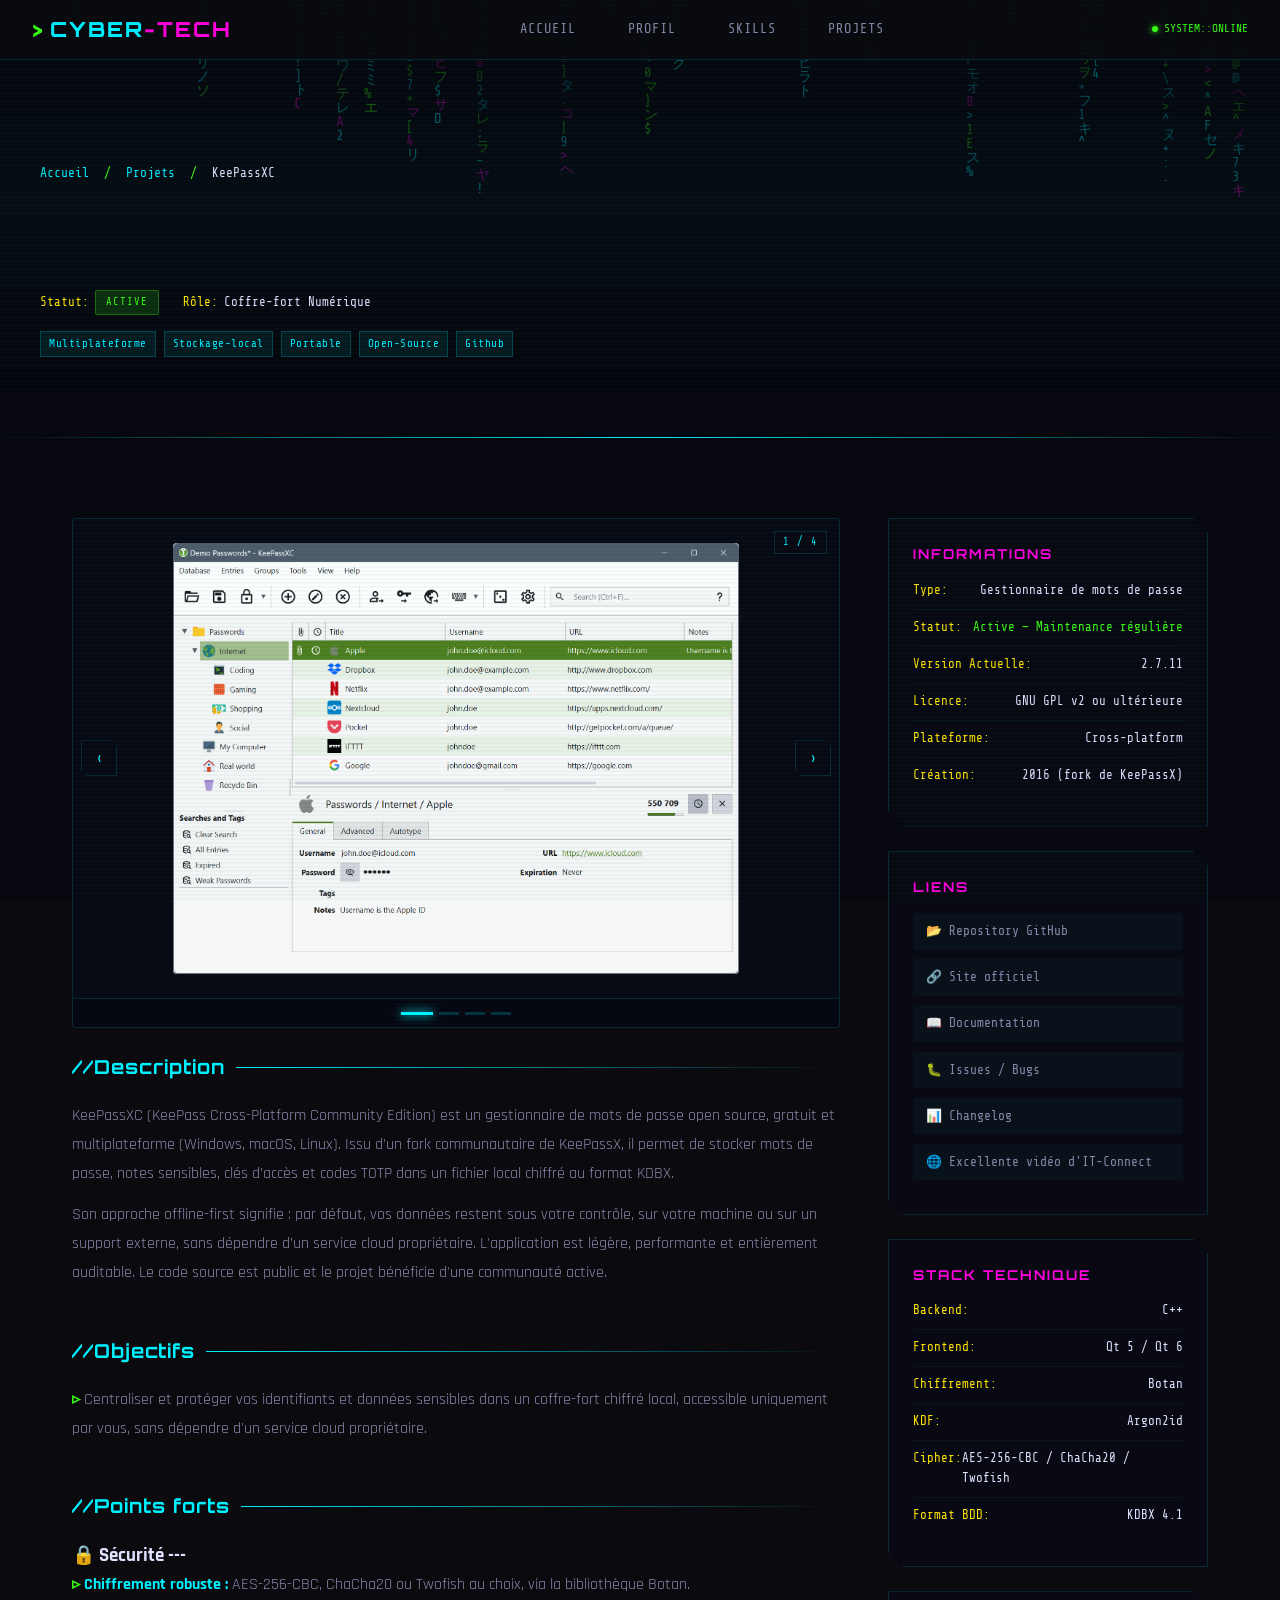
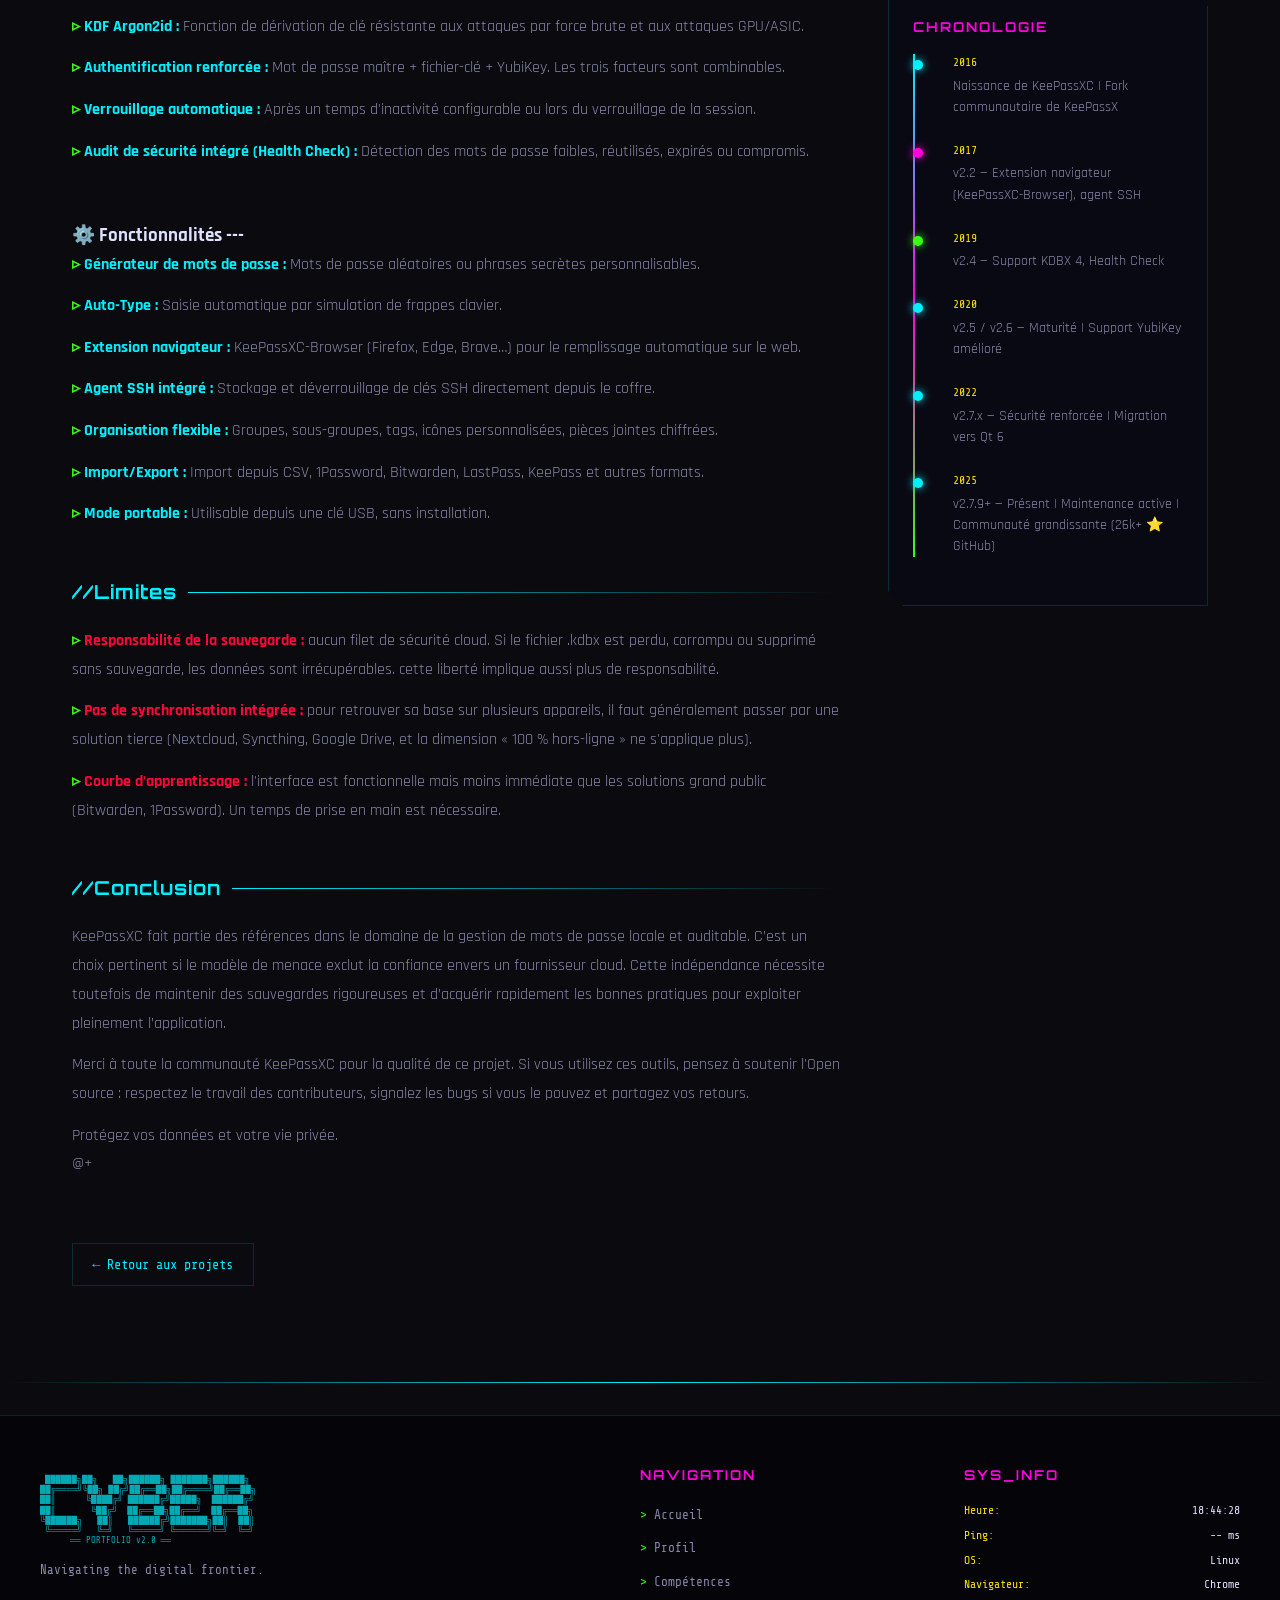
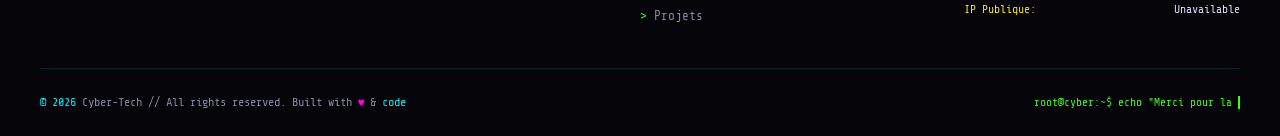
<file: Projects/Outils/O1_KeePassXC.html>
<!DOCTYPE html>
<html lang="fr">
<head>
    <meta charset="UTF-8">
    <meta name="viewport" content="width=device-width, initial-scale=1.0">
    <title>// KeePassXC</title>
    <link rel="preconnect" href="https://fonts.googleapis.com">
    <link href="https://fonts.googleapis.com/css2?family=Orbitron:wght@400;500;600;700;800;900&family=Rajdhani:wght@300;400;500;600;700&family=Share+Tech+Mono&display=swap" rel="stylesheet">
    <link rel="stylesheet" href="../../css/style.css">
</head>
<body>

<!-- Scanlines overlay -->
<div class="scanlines"></div>

<!-- Matrix Rain -->
<canvas id="matrix-canvas"></canvas>

<!-- ═══ NAVBAR ═══ -->
<nav class="navbar" id="navbar">
    <div class="nav-container">
        <a href="../../index.html" class="nav-logo">CYBER<span>-TECH</span></a>
        <ul class="nav-links" id="navLinks">
            <li><a href="../../index.html">Accueil</a></li>
            <li><a href="../../index.html#about">Profil</a></li>
            <li><a href="../../index.html#skills">Skills</a></li>
            <li><a href="../../index.html#projects">Projets</a></li>
        </ul>
        <div class="nav-status">
            <div class="status-dot"></div>
            <span>SYSTEM::ONLINE</span>
        </div>
        <button class="burger" id="burger" aria-label="Menu">
            <span></span><span></span><span></span>
        </button>
    </div>
</nav>

<!-- ═══ PROJECT HERO ═══ -->
<div class="project-page-hero">
    <div class="project-page-hero-inner">
        <div class="project-page-breadcrumb">
            <a href="../../index.html">Accueil</a>
            <span class="sep">/</span>
            <a href="../../index.html#projects">Projets</a>
            <span class="sep">/</span>
            <span style="color: var(--text-primary);">KeePassXC</span>
        </div>
        <h1 class="project-page-title">
            <span class="glitch-text" data-text="KeePassXC">KeePassXC</span>
        </h1>
        <div class="project-page-meta">
            <div class="project-page-meta-item">
                <span class="meta-label">Statut:</span>
                <span class="project-status status-active">Active</span>
            </div>
            <div class="project-page-meta-item">
                <span class="meta-label">Rôle:</span>
                <span class="meta-value">Coffre-fort Numérique</span>
            </div>
        </div>
        <div class="project-page-tags">
            <span class="project-tag">Multiplateforme</span>
            <span class="project-tag">Stockage-local</span>
            <span class="project-tag">Portable</span>
            <span class="project-tag">Open-Source</span>
            <span class="project-tag">Github</span>
        </div>
    </div>
</div>

<div class="cyber-divider"></div>

<!-- ═══ PROJECT BODY ═══ -->
<div class="project-page-body">

    <!-- Main Content -->
    <div class="project-page-main">

        <!-- cyber-gallery -->
        <div class="cyber-gallery animate-on-scroll"
            data-images="../1_Ressources/Img_Outils/IO_KeePassXC/KeePassXC_database_view.png|../1_Ressources/Img_Outils/IO_KeePassXC/edit_entry.png|../1_Ressources/Img_Outils/IO_KeePassXC/passphrase_generator.png|../1_Ressources/Img_Outils/IO_KeePassXC/database_reports.png"
            data-alts="KeePassXC - Database View|edit - entry|passphrase - generator|database - reports">
        </div>

        <!-- Description -->
        <div class="project-section animate-on-scroll">
            <h2 class="project-section-title">//Description</h2>
            <p>
                KeePassXC (KeePass Cross-Platform Community Edition) est un gestionnaire de mots de passe open source, gratuit et multiplateforme (Windows, macOS, Linux). 
                Issu d’un fork communautaire de KeePassX, il permet de stocker mots de passe, notes sensibles, clés d’accès et codes TOTP dans un fichier local chiffré au format KDBX.            </p>
            <p>
                Son approche offline-first signifie : par défaut, vos données restent sous votre contrôle, sur votre machine ou sur un support externe, sans dépendre d’un service cloud propriétaire. 
                L'application est légère, performante et entièrement auditable. Le code source est public et le projet bénéficie d'une communauté active.
            </p>
        </div>

        <!-- Objectifs -->
        <div class="project-section animate-on-scroll">
            <h2 class="project-section-title">//Objectifs</h2>
            <ul>
                <li>
                    Centraliser et protéger vos identifiants et données sensibles dans un coffre-fort chiffré local, 
                    accessible uniquement par vous, sans dépendre d'un service cloud propriétaire.               
                </li>
            </ul>
        </div>

        <!-- Fonctionnalités -->
        <div class="project-section animate-on-scroll">
            <h2 class="project-section-title">//Points forts</h2>
            <h3>🔒 Sécurité ---</h3>
            <ul>
                <li><strong style="color: var(--neon-cyan);">Chiffrement robuste :</strong> AES-256-CBC, ChaCha20 ou Twofish au choix, via la bibliothèque Botan.</li>
                <li><strong style="color: var(--neon-cyan);">KDF Argon2id :</strong> Fonction de dérivation de clé résistante aux attaques par force brute et aux attaques GPU/ASIC.</li>
                <li><strong style="color: var(--neon-cyan);">Authentification renforcée :</strong> Mot de passe maître + fichier-clé + YubiKey. Les trois facteurs sont combinables.</li>
                <li><strong style="color: var(--neon-cyan);">Verrouillage automatique :</strong> Après un temps d'inactivité configurable ou lors du verrouillage de la session.</li>
                <li><strong style="color: var(--neon-cyan);">Audit de sécurité intégré (Health Check) :</strong> Détection des mots de passe faibles, réutilisés, expirés ou compromis.</li>
            </ul>

                <p>&nbsp;</p>

            <h3>⚙️ Fonctionnalités ---</h3>   
            <ul>
                <li><strong style="color: var(--neon-cyan);">Générateur de mots de passe :</strong> Mots de passe aléatoires ou phrases secrètes personnalisables.</li>
                <li><strong style="color: var(--neon-cyan);">Auto-Type :</strong> Saisie automatique par simulation de frappes clavier.</li>
                <li><strong style="color: var(--neon-cyan);">Extension navigateur :</strong> KeePassXC-Browser (Firefox, Edge, Brave…) pour le remplissage automatique sur le web.</li>
                <li><strong style="color: var(--neon-cyan);">Agent SSH intégré :</strong> Stockage et déverrouillage de clés SSH directement depuis le coffre.</li>
                <li><strong style="color: var(--neon-cyan);">Organisation flexible :</strong> Groupes, sous-groupes, tags, icônes personnalisées, pièces jointes chiffrées.</li>
                <li><strong style="color: var(--neon-cyan);">Import/Export :</strong> Import depuis CSV, 1Password, Bitwarden, LastPass, KeePass et autres formats.</li>
                <li><strong style="color: var(--neon-cyan);">Mode portable :</strong> Utilisable depuis une clé USB, sans installation.</li>
            </ul>
        </div>

        <div class="project-section animate-on-scroll">
            <h2 class="project-section-title">//Limites</h2>
            <ul>
                <li><strong style="color: var(--neon-red);">Responsabilité de la sauvegarde :</strong> aucun filet de sécurité cloud. Si le fichier .kdbx est perdu, corrompu ou supprimé sans sauvegarde, les données sont irrécupérables. cette liberté implique aussi plus de responsabilité.</li>
                <li><strong style="color: var(--neon-red);">Pas de synchronisation intégrée :</strong> pour retrouver sa base sur plusieurs appareils, il faut généralement passer par une solution tierce (Nextcloud, Syncthing, Google Drive, et la dimension « 100 % hors-ligne » ne s'applique plus).</li>
                <li><strong style="color: var(--neon-red);">Courbe d'apprentissage :</strong> l'interface est fonctionnelle mais moins immédiate que les solutions grand public (Bitwarden, 1Password). Un temps de prise en main est nécessaire.</li>
            </ul>
        </div>

        <!-- Conclusion -->
        <div class="project-section animate-on-scroll">
            <h2 class="project-section-title">//Conclusion</h2>
            <p>   
                KeePassXC fait partie des références dans le domaine de la gestion de mots de passe locale et auditable. 
                C’est un choix pertinent si le modèle de menace exclut la confiance envers un fournisseur cloud. 
                Cette indépendance nécessite toutefois de maintenir des sauvegardes rigoureuses et d’acquérir rapidement les bonnes pratiques pour exploiter pleinement l’application.            
            </p>    
            <p>
                Merci à toute la communauté KeePassXC pour la qualité de ce projet.
                Si vous utilisez ces outils, pensez à soutenir l'Open source : respectez le travail des contributeurs, signalez les bugs si vous le pouvez et partagez vos retours.
            </p>  
            <p> 
                Protégez vos données et votre vie privée.<br>
                @+
            </p>
        </div>

        <!-- Retour -->
        <a href="../../index.html#projects" class="back-link animate-on-scroll">← Retour aux projets</a>

    </div>

    <!-- Sidebar -->
    <div class="project-page-sidebar">

        <!-- Infos projet -->
        <div class="sidebar-card animate-on-scroll">
            <h3 class="sidebar-card-title">Informations</h3>
            <div class="sidebar-info-row">
                <span class="s-label">Type:</span>
                <span class="s-value">Gestionnaire de mots de passe</span>
            </div>
            <div class="sidebar-info-row">
                <span class="s-label">Statut:</span>
                <span class="s-value" style="color: var(--neon-green);">Active — Maintenance régulière</span>
            </div>
            <div class="sidebar-info-row">
                <span class="s-label">Version Actuelle:</span>
                <span class="s-value">2.7.11</span>
            </div>
            <div class="sidebar-info-row">
                <span class="s-label">Licence:</span>
                <span class="s-value">GNU GPL v2 ou ultérieure</span>
            </div>
            <div class="sidebar-info-row">
                <span class="s-label">Plateforme:</span>
                <span class="s-value">Cross-platform</span>
            </div>
            <div class="sidebar-info-row">
                <span class="s-label">Création:</span>
                <span class="s-value">2016 (fork de KeePassX)</span>
            </div>
        </div>

        <!-- Liens -->
        <div class="sidebar-card animate-on-scroll">
            <h3 class="sidebar-card-title">Liens</h3>
            <ul class="sidebar-links">
                <li><a href="https://github.com/keepassxreboot/keepassxc" target="_blank" rel="noopener noreferrer">📂 Repository GitHub</a></li>
                <li><a href="https://keepassxc.org" target="_blank" rel="noopener noreferrer">🔗 Site officiel</a></li>
                <li><a href="https://keepassxc.org/docs/KeePassXC_GettingStarted" target="_blank" rel="noopener noreferrer">📖 Documentation</a></li>
                <li><a href="https://github.com/keepassxreboot/keepassxc/issues" target="_blank" rel="noopener noreferrer">🐛 Issues / Bugs</a></li>
                <li><a href="https://keepassxc.org/blog/" target="_blank" rel="noopener noreferrer">📊 Changelog</a></li>
                <li><a href="https://www.youtube.com/watch?v=qSHCbqwbWo8" target="_blank" rel="noopener noreferrer">🌐 Excellente vidéo d'IT-Connect</a></li>
            </ul>
        </div>

        <!-- Stack technique -->
        <div class="sidebar-card animate-on-scroll">
            <h3 class="sidebar-card-title">Stack Technique</h3>
            <div class="sidebar-info-row">
                <span class="s-label">Backend:</span>
                <span class="s-value">C++</span>
            </div>
            <div class="sidebar-info-row">
                <span class="s-label">Frontend:</span>
                <span class="s-value">Qt 5 / Qt 6</span>
            </div>
            <div class="sidebar-info-row">
                <span class="s-label">Chiffrement:</span>
                <span class="s-value">Botan</span>
            </div>
            <div class="sidebar-info-row">
                <span class="s-label">KDF:</span>
                <span class="s-value">Argon2id</span>
            </div>
            <div class="sidebar-info-row">
                <span class="s-label">Cipher:</span>
                <span class="s-value">AES-256-CBC / ChaCha20 / Twofish</span>
            </div>
            <div class="sidebar-info-row">
                <span class="s-label">Format BDD:</span>
                <span class="s-value">KDBX 4.1</span>
            </div>
        </div>

        <!-- Chronologie -->
        <div class="sidebar-card animate-on-scroll">
            <h3 class="sidebar-card-title">Chronologie</h3>
            <div class="timeline">
                <div class="timeline-item">
                    <div class="timeline-date">2016</div>
                    <div class="timeline-text">Naissance de KeePassXC | Fork communautaire de KeePassX </div>
                </div>
                <div class="timeline-item">
                    <div class="timeline-date">2017</div>
                    <div class="timeline-text">v2.2 — Extension navigateur (KeePassXC-Browser), agent SSH </div>
                </div>
                    <div class="timeline-item">
                    <div class="timeline-date">2019</div>
                    <div class="timeline-text">v2.4 — Support KDBX 4, Health Check </div>
                </div>
                <div class="timeline-item">
                    <div class="timeline-date">2020</div>
                    <div class="timeline-text">v2.5 / v2.6 — Maturité | Support YubiKey amélioré </div>
                </div>

                <div class="timeline-item">
                    <div class="timeline-date">2022</div>
                    <div class="timeline-text">v2.7.x — Sécurité renforcée | Migration vers Qt 6</div>
                </div>
                <div class="timeline-item">
                    <div class="timeline-date">2025</div>
                    <div class="timeline-text">v2.7.9+ — Présent | Maintenance active | Communauté grandissante (26k+ ⭐ GitHub) </div>
                </div>
            </div>
        </div>

    </div>
</div>

<div class="cyber-divider"></div>

<!-- ═══ FOOTER ═══ -->
<footer>
    <div class="footer-container">
        <div class="footer-grid">
            <div>
                <div class="ascii-art">
 ██████╗██╗   ██╗██████╗ ███████╗██████╗
██╔════╝╚██╗ ██╔╝██╔══██╗██╔════╝██╔══██╗
██║      ╚████╔╝ ██████╔╝█████╗  ██████╔╝
██║       ╚██╔╝  ██╔══██╗██╔══╝  ██╔══██╗
╚██████╗   ██║   ██████╔╝███████╗██║  ██║
 ╚═════╝   ╚═╝   ╚═════╝ ╚══════╝╚═╝  ╚═╝
      ══ PORTFOLIO v2.0 ══</div>
                <p style="font-family: var(--font-mono); font-size: 0.78rem; color: var(--text-secondary); max-width: 350px;">
                    Navigating the digital frontier.
                </p>
            </div>
            <div>
                <h4 class="footer-section-title">Navigation</h4>
                <ul class="footer-links">
                    <li><a href="../../index.html">Accueil</a></li>
                    <li><a href="../../index.html#about">Profil</a></li>
                    <li><a href="../../index.html#skills">Compétences</a></li>
                    <li><a href="../../index.html#projects">Projets</a></li>
                </ul>
            </div>
            <div>
                <h4 class="footer-section-title">Sys_Info</h4>
                <div class="system-info">
                    <div>
                        <span class="sys-label">Heure:</span>
                        <span class="sys-value" id="liveClock">--:--:--</span>
                    </div>
                    <div>
                        <span class="sys-label">Ping:</span>
                        <span class="sys-value" id="pingValue">-- ms</span>
                    </div>
                    <div>
                        <span class="sys-label">OS:</span>
                        <span class="sys-value" id="osInfo">Detecting...</span>
                    </div>
                    <div>
                        <span class="sys-label">Navigateur:</span>
                        <span class="sys-value" id="browserInfo">Detecting...</span>
                    </div>
                    <div>
                        <span class="sys-label">IP Publique:</span>
                        <span class="sys-value" id="userIP">Loading...</span>
                    </div>
                </div>
            </div>
        </div>
        <div class="footer-bottom">
            <p class="footer-copy">
                <span>&copy;</span> <span id="year">2025</span> Cyber-Tech // All rights reserved. Built with <span style="color: var(--neon-magenta);">♥</span> & <span style="color: var(--neon-cyan);">code</span>
            </p>
            <p class="footer-terminal">
                root@cyber:~$ <span id="footerCmd"></span><span style="animation: typing-cursor 0.7s step-end infinite; border-right: 2px solid var(--neon-green);">&nbsp;</span>
            </p>
        </div>
    </div>
</footer>

<!-- JavaScript externe -->
<script src="../../js/main.js"></script>
</body>
</html>
</file>
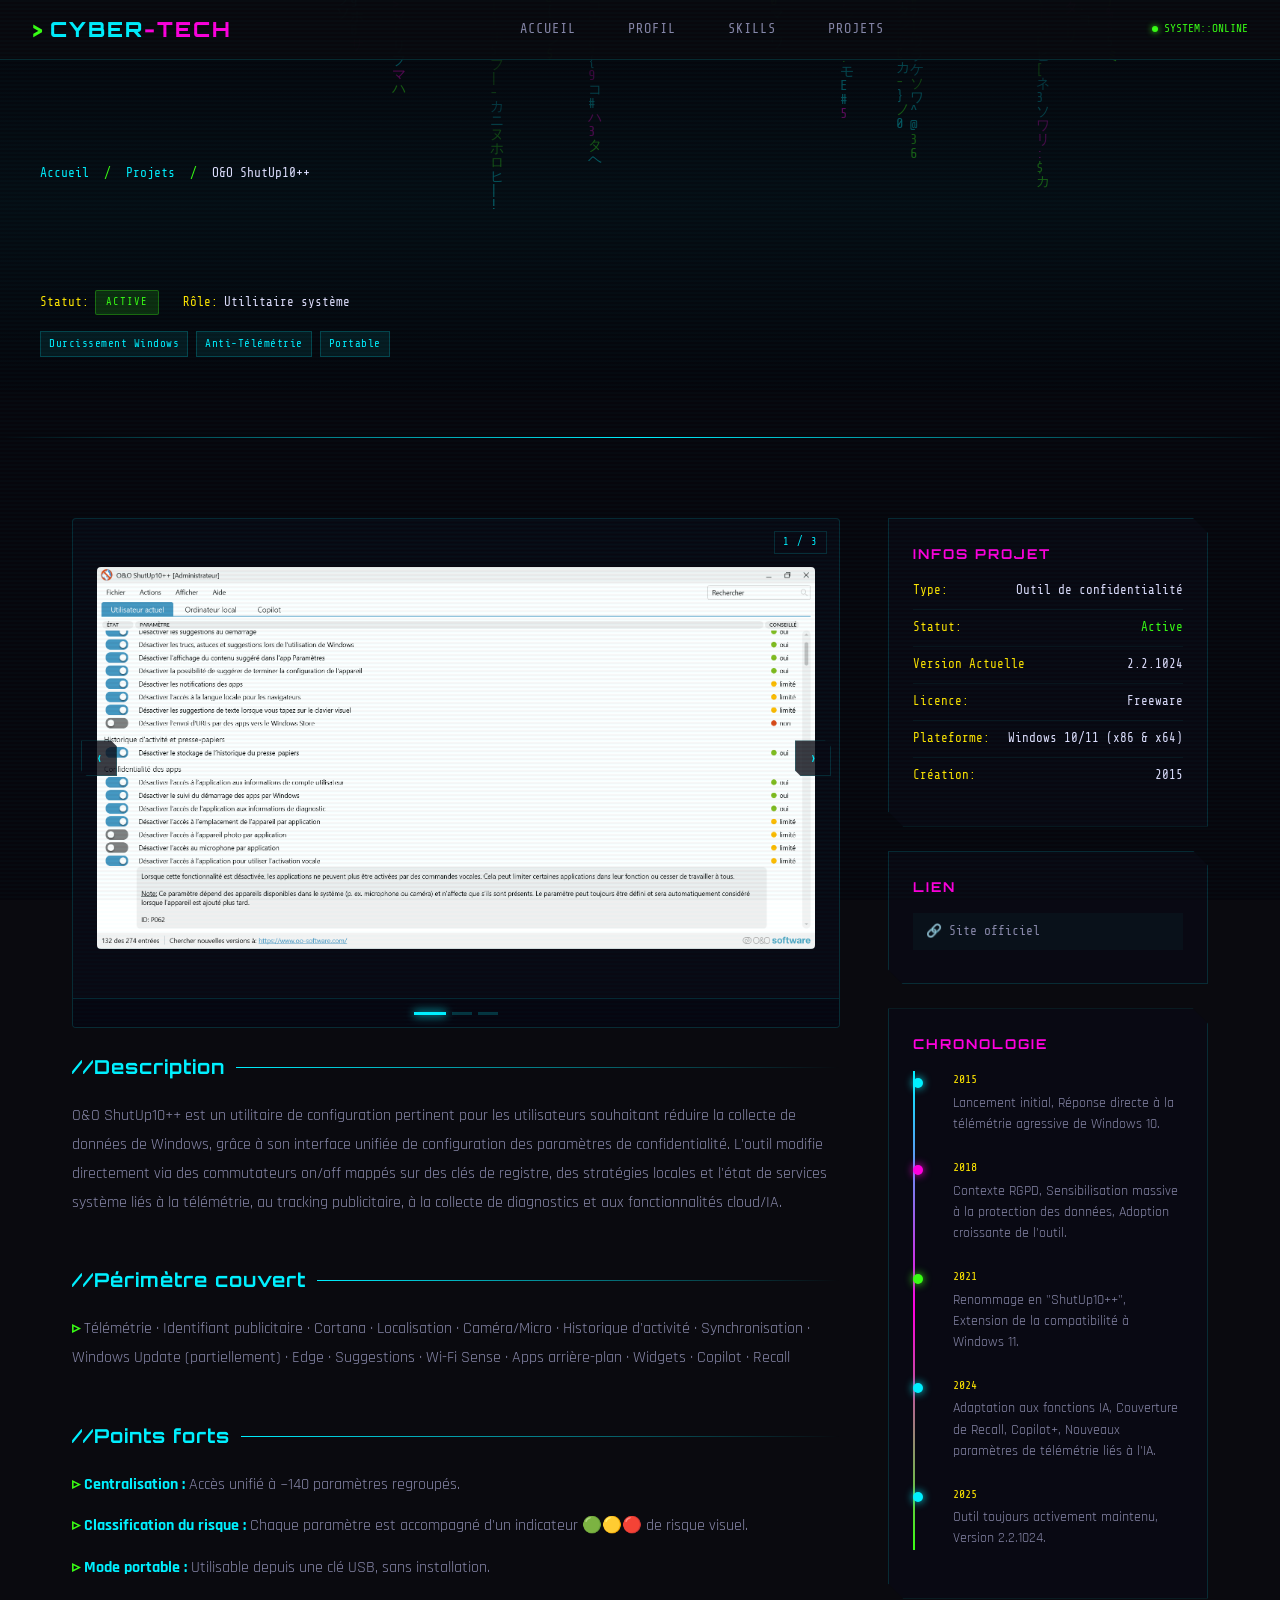
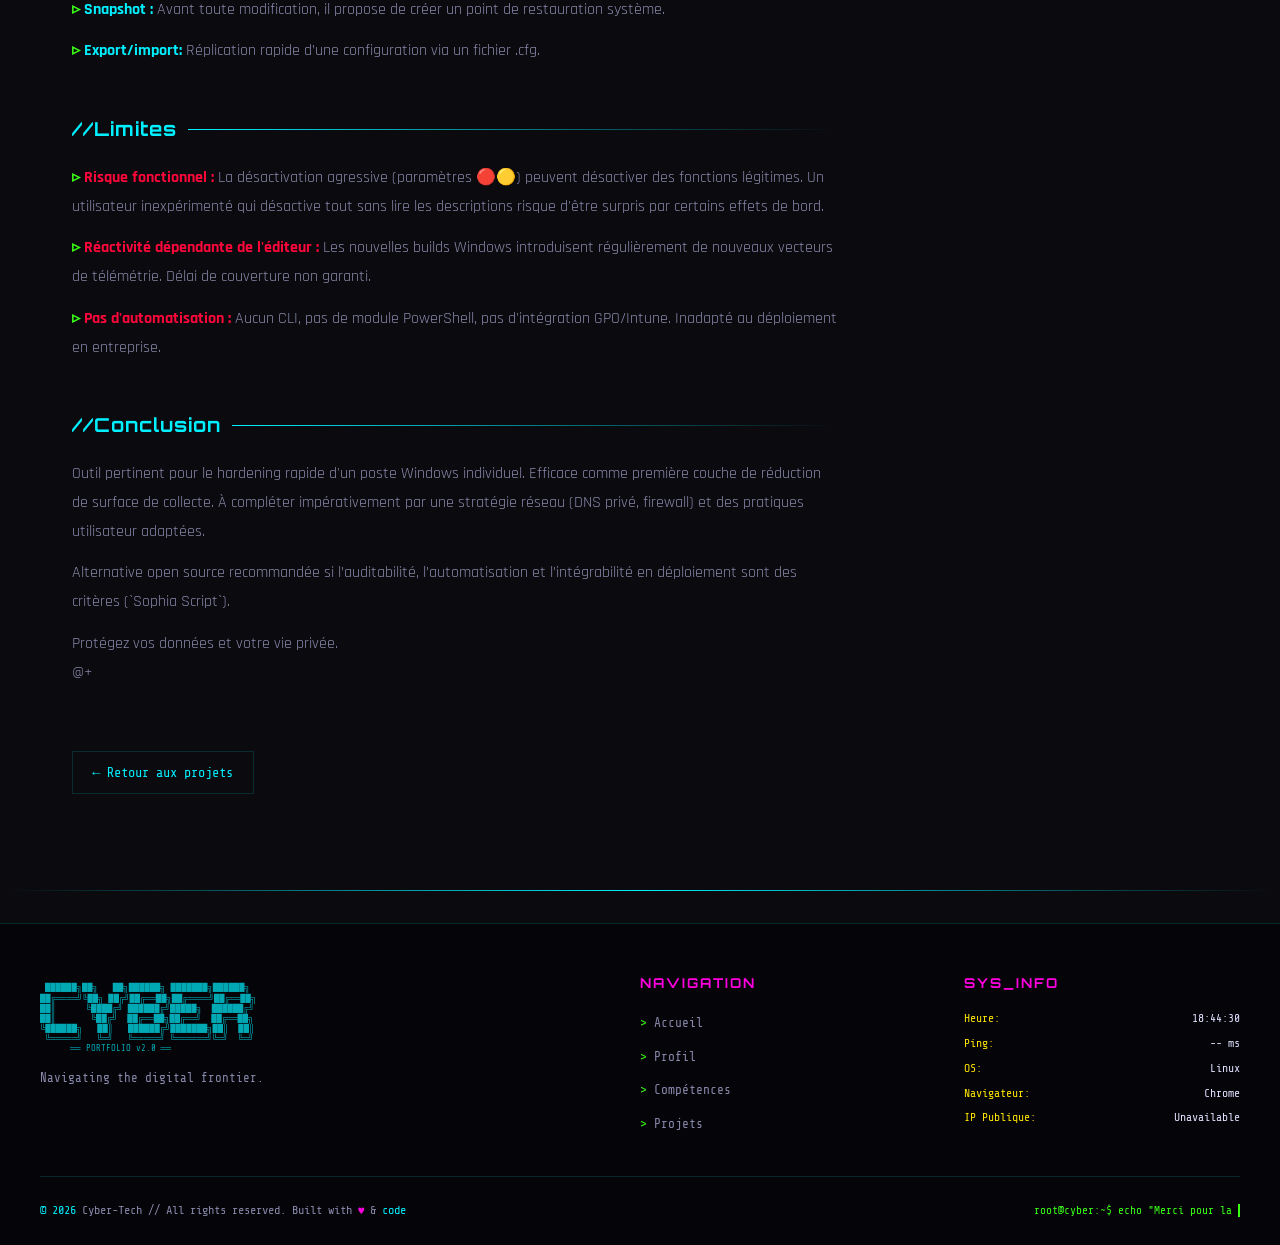
<file: Projects/Outils/O2_O&O ShutUp10++.html>
<!DOCTYPE html>
<html lang="fr">
<head>
    <meta charset="UTF-8">
    <meta name="viewport" content="width=device-width, initial-scale=1.0">
    <title>// O&O ShutUp10++</title>
    <link rel="preconnect" href="https://fonts.googleapis.com">
    <link href="https://fonts.googleapis.com/css2?family=Orbitron:wght@400;500;600;700;800;900&family=Rajdhani:wght@300;400;500;600;700&family=Share+Tech+Mono&display=swap" rel="stylesheet">
    <link rel="stylesheet" href="../../css/style.css">
</head>
<body>

<!-- Scanlines overlay -->
<div class="scanlines"></div>

<!-- Matrix Rain -->
<canvas id="matrix-canvas"></canvas>

<!-- ═══ NAVBAR ═══ -->
<nav class="navbar" id="navbar">
    <div class="nav-container">
        <a href="../../index.html" class="nav-logo">CYBER<span>-TECH</span></a>
        <ul class="nav-links" id="navLinks">
            <li><a href="../../index.html">Accueil</a></li>
            <li><a href="../../index.html#about">Profil</a></li>
            <li><a href="../../index.html#skills">Skills</a></li>
            <li><a href="../../index.html#projects">Projets</a></li>
        </ul>
        <div class="nav-status">
            <div class="status-dot"></div>
            <span>SYSTEM::ONLINE</span>
        </div>
        <button class="burger" id="burger" aria-label="Menu">
            <span></span><span></span><span></span>
        </button>
    </div>
</nav>

<!-- ═══ PROJECT HERO ═══ -->
<div class="project-page-hero">
    <div class="project-page-hero-inner">
        <div class="project-page-breadcrumb">
            <a href="../../index.html">Accueil</a>
            <span class="sep">/</span>
            <a href="../../index.html#projects">Projets</a>
            <span class="sep">/</span>
            <span style="color: var(--text-primary);">O&O ShutUp10++</span>
        </div>
        <h1 class="project-page-title">
            <span class="glitch-text" data-text="O&O ShutUp10++">O&O ShutUp10++</span>
        </h1>
        <div class="project-page-meta">
            <div class="project-page-meta-item">
                <span class="meta-label">Statut:</span>
                <span class="project-status status-active">Active</span>
            </div>
            <div class="project-page-meta-item">
                <span class="meta-label">Rôle:</span>
                <span class="meta-value">Utilitaire système</span>
            </div>
        </div>
        <div class="project-page-tags">
            <span class="project-tag">Durcissement Windows</span>
            <span class="project-tag">Anti-Télémétrie</span>
            <span class="project-tag">Portable</span>
        </div>
    </div>
</div>

<div class="cyber-divider"></div>

<!-- ═══ PROJECT BODY ═══ -->
<div class="project-page-body">

    <!-- Main Content -->
    <div class="project-page-main">

        <!-- cyber-gallery -->
        <div class="cyber-gallery animate-on-scroll"
            data-images="..\1_Ressources\Img_Outils\IO_O&O ShutUp10++\O&OShutUp10_View1.png|..\1_Ressources\Img_Outils\IO_O&O ShutUp10++\O&OShutUp10_View2.png|..\1_Ressources\Img_Outils\IO_O&O ShutUp10++\O&OShutUp10_View3.png"
            data-alts="O&OShutUp10 - View1|O&OShutUp10 - Guide|O&OShutUp10 - Restauration">
        </div>

        <!-- Description -->
        <div class="project-section animate-on-scroll">
            <h2 class="project-section-title">//Description</h2>
            <p>
                O&O ShutUp10++ est un utilitaire de configuration pertinent pour les utilisateurs souhaitant réduire la collecte de données de Windows, grâce à son interface unifiée de configuration des paramètres de confidentialité. 
                L'outil modifie directement via des commutateurs on/off mappés sur des clés de registre, des stratégies locales et l'état de services système liés à la télémétrie, au tracking publicitaire, à la collecte de diagnostics et aux fonctionnalités cloud/IA.
            </p>
        </div>

        <!-- Objectifs -->
        <div class="project-section animate-on-scroll">
            <h2 class="project-section-title">//Périmètre couvert</h2>
            <ul>
                <li>
                    Télémétrie · Identifiant publicitaire · Cortana · Localisation · Caméra/Micro · Historique d'activité 
                    · Synchronisation · Windows Update (partiellement) · Edge · Suggestions · Wi-Fi Sense · Apps arrière-plan · Widgets · Copilot · Recall          
                </li>
            </ul>
        </div>

        <!-- Fonctionnalités -->
        <div class="project-section animate-on-scroll">
            <h2 class="project-section-title">//Points forts</h2>
            <ul>
                <li><strong style="color: var(--neon-cyan);">Centralisation :</strong> Accès unifié à ~140 paramètres regroupés.</li>
                <li><strong style="color: var(--neon-cyan);">Classification du risque  :</strong> Chaque paramètre est accompagné d'un indicateur 🟢🟡🔴 de risque visuel.</li>
                <li><strong style="color: var(--neon-cyan);">Mode portable :</strong> Utilisable depuis une clé USB, sans installation.</li>
                <li><strong style="color: var(--neon-cyan);">Snapshot :</strong> Avant toute modification, il propose de créer un point de restauration système.</li>
                <li><strong style="color: var(--neon-cyan);">Export/import:</strong> Réplication rapide d’une configuration via un fichier .cfg.</li>            
            </ul>
        </div>

        <div class="project-section animate-on-scroll">
            <h2 class="project-section-title">//Limites</h2>
            <ul>
                <li><strong style="color: var(--neon-red);">Risque fonctionnel :</strong> La désactivation agressive (paramètres 🔴🟡) peuvent désactiver des fonctions légitimes. Un utilisateur inexpérimenté qui désactive tout sans lire les descriptions risque d'être surpris par certains effets de bord.</li>
                <li><strong style="color: var(--neon-red);">Réactivité dépendante de l'éditeur :</strong> Les nouvelles builds Windows introduisent régulièrement de nouveaux vecteurs de télémétrie. Délai de couverture non garanti.</li>
                <li><strong style="color: var(--neon-red);">Pas d'automatisation :</strong> Aucun CLI, pas de module PowerShell, pas d'intégration GPO/Intune. Inadapté au déploiement en entreprise.</li>
            </ul>
        </div>

        <!-- Conclusion -->
        <div class="project-section animate-on-scroll">
            <h2 class="project-section-title">//Conclusion</h2>
           <p>   
                Outil pertinent pour le hardening rapide d'un poste Windows individuel. Efficace comme première couche de réduction de surface de collecte. 
                À compléter impérativement par une stratégie réseau (DNS privé, firewall) et des pratiques utilisateur adaptées.          
            </p>    
            <p>
                Alternative open source recommandée si l’auditabilité, l’automatisation et l’intégrabilité en déploiement sont des critères (`Sophia Script`).
            </p>  
            <p> 
                Protégez vos données et votre vie privée.<br>
                @+
            </p>
        </div>

        <!-- Retour -->
        <a href="../../index.html#projects" class="back-link animate-on-scroll">← Retour aux projets</a>

    </div>

    <!-- Sidebar -->
    <div class="project-page-sidebar">

        <!-- Infos projet -->
        <div class="sidebar-card animate-on-scroll">
            <h3 class="sidebar-card-title">Infos Projet</h3>
            <div class="sidebar-info-row">
                <span class="s-label">Type:</span>
                <span class="s-value">Outil de confidentialité</span>
            </div>
            <div class="sidebar-info-row">
                <span class="s-label">Statut:</span>
                <span class="s-value" style="color: var(--neon-green);">Active</span>
            </div>
            <div class="sidebar-info-row">
                <span class="s-label">Version Actuelle</span>
                <span class="s-value">2.2.1024</span>
            </div>
            <div class="sidebar-info-row">
                <span class="s-label">Licence:</span>
                <span class="s-value">Freeware</span>
            </div>
            <div class="sidebar-info-row">
                <span class="s-label">Plateforme:</span>
                <span class="s-value">Windows 10/11 (x86 & x64)</span>
            </div>
            <div class="sidebar-info-row">
                <span class="s-label">Création:</span>
                <span class="s-value">2015</span>
            </div>
        </div>

        <!-- Liens -->
        <div class="sidebar-card animate-on-scroll">
            <h3 class="sidebar-card-title">Lien</h3>
            <ul class="sidebar-links">
                <li><a href="https://www.oo-software.com/fr/shutup10" target="_blank" rel="noopener noreferrer">🔗 Site officiel</a></li>
            </ul>
        </div>

        <!-- Chronologie -->
        <div class="sidebar-card animate-on-scroll">
            <h3 class="sidebar-card-title">Chronologie</h3>
            <div class="timeline">
                <div class="timeline-item">
                    <div class="timeline-date">2015</div>
                    <div class="timeline-text">Lancement initial, Réponse directe à la télémétrie agressive de Windows 10.</div>
                </div>
                <div class="timeline-item">
                    <div class="timeline-date">2018</div>
                    <div class="timeline-text">Contexte RGPD, Sensibilisation massive à la protection des données, Adoption croissante de l'outil.</div>
                </div>
                <div class="timeline-item">
                    <div class="timeline-date">2021</div>
                    <div class="timeline-text">Renommage en "ShutUp10++", Extension de la compatibilité à Windows 11.</div>
                </div>
                <div class="timeline-item">
                    <div class="timeline-date">2024</div>
                    <div class="timeline-text">Adaptation aux fonctions IA, Couverture de Recall, Copilot+, Nouveaux paramètres de télémétrie liés à l'IA.</div>
                </div>
                <div class="timeline-item">
                    <div class="timeline-date">2025</div>
                    <div class="timeline-text">Outil toujours activement maintenu, Version 2.2.1024.</div>
                </div>
            </div>
        </div>

    </div>
</div>

<div class="cyber-divider"></div>

<!-- ═══ FOOTER ═══ -->
<footer>
    <div class="footer-container">
        <div class="footer-grid">
            <div>
                <div class="ascii-art">
 ██████╗██╗   ██╗██████╗ ███████╗██████╗
██╔════╝╚██╗ ██╔╝██╔══██╗██╔════╝██╔══██╗
██║      ╚████╔╝ ██████╔╝█████╗  ██████╔╝
██║       ╚██╔╝  ██╔══██╗██╔══╝  ██╔══██╗
╚██████╗   ██║   ██████╔╝███████╗██║  ██║
 ╚═════╝   ╚═╝   ╚═════╝ ╚══════╝╚═╝  ╚═╝
      ══ PORTFOLIO v2.0 ══</div>
                <p style="font-family: var(--font-mono); font-size: 0.78rem; color: var(--text-secondary); max-width: 350px;">
                    Navigating the digital frontier.
                </p>
            </div>
            <div>
                <h4 class="footer-section-title">Navigation</h4>
                <ul class="footer-links">
                    <li><a href="../../index.html">Accueil</a></li>
                    <li><a href="../../index.html#about">Profil</a></li>
                    <li><a href="../../index.html#skills">Compétences</a></li>
                    <li><a href="../../index.html#projects">Projets</a></li>
                </ul>
            </div>
            <div>
                <h4 class="footer-section-title">Sys_Info</h4>
                <div class="system-info">
                    <div>
                        <span class="sys-label">Heure:</span>
                        <span class="sys-value" id="liveClock">--:--:--</span>
                    </div>
                    <div>
                        <span class="sys-label">Ping:</span>
                        <span class="sys-value" id="pingValue">-- ms</span>
                    </div>
                    <div>
                        <span class="sys-label">OS:</span>
                        <span class="sys-value" id="osInfo">Detecting...</span>
                    </div>
                    <div>
                        <span class="sys-label">Navigateur:</span>
                        <span class="sys-value" id="browserInfo">Detecting...</span>
                    </div>
                    <div>
                        <span class="sys-label">IP Publique:</span>
                        <span class="sys-value" id="userIP">Loading...</span>
                    </div>
                </div>
            </div>
        </div>
        <div class="footer-bottom">
            <p class="footer-copy">
                <span>&copy;</span> <span id="year">2025</span> Cyber-Tech // All rights reserved. Built with <span style="color: var(--neon-magenta);">♥</span> & <span style="color: var(--neon-cyan);">code</span>
            </p>
            <p class="footer-terminal">
                root@cyber:~$ <span id="footerCmd"></span><span style="animation: typing-cursor 0.7s step-end infinite; border-right: 2px solid var(--neon-green);">&nbsp;</span>
            </p>
        </div>
    </div>
</footer>

<!-- JavaScript externe -->
<script src="../../js/main.js"></script>
</body>
</html>
</file>
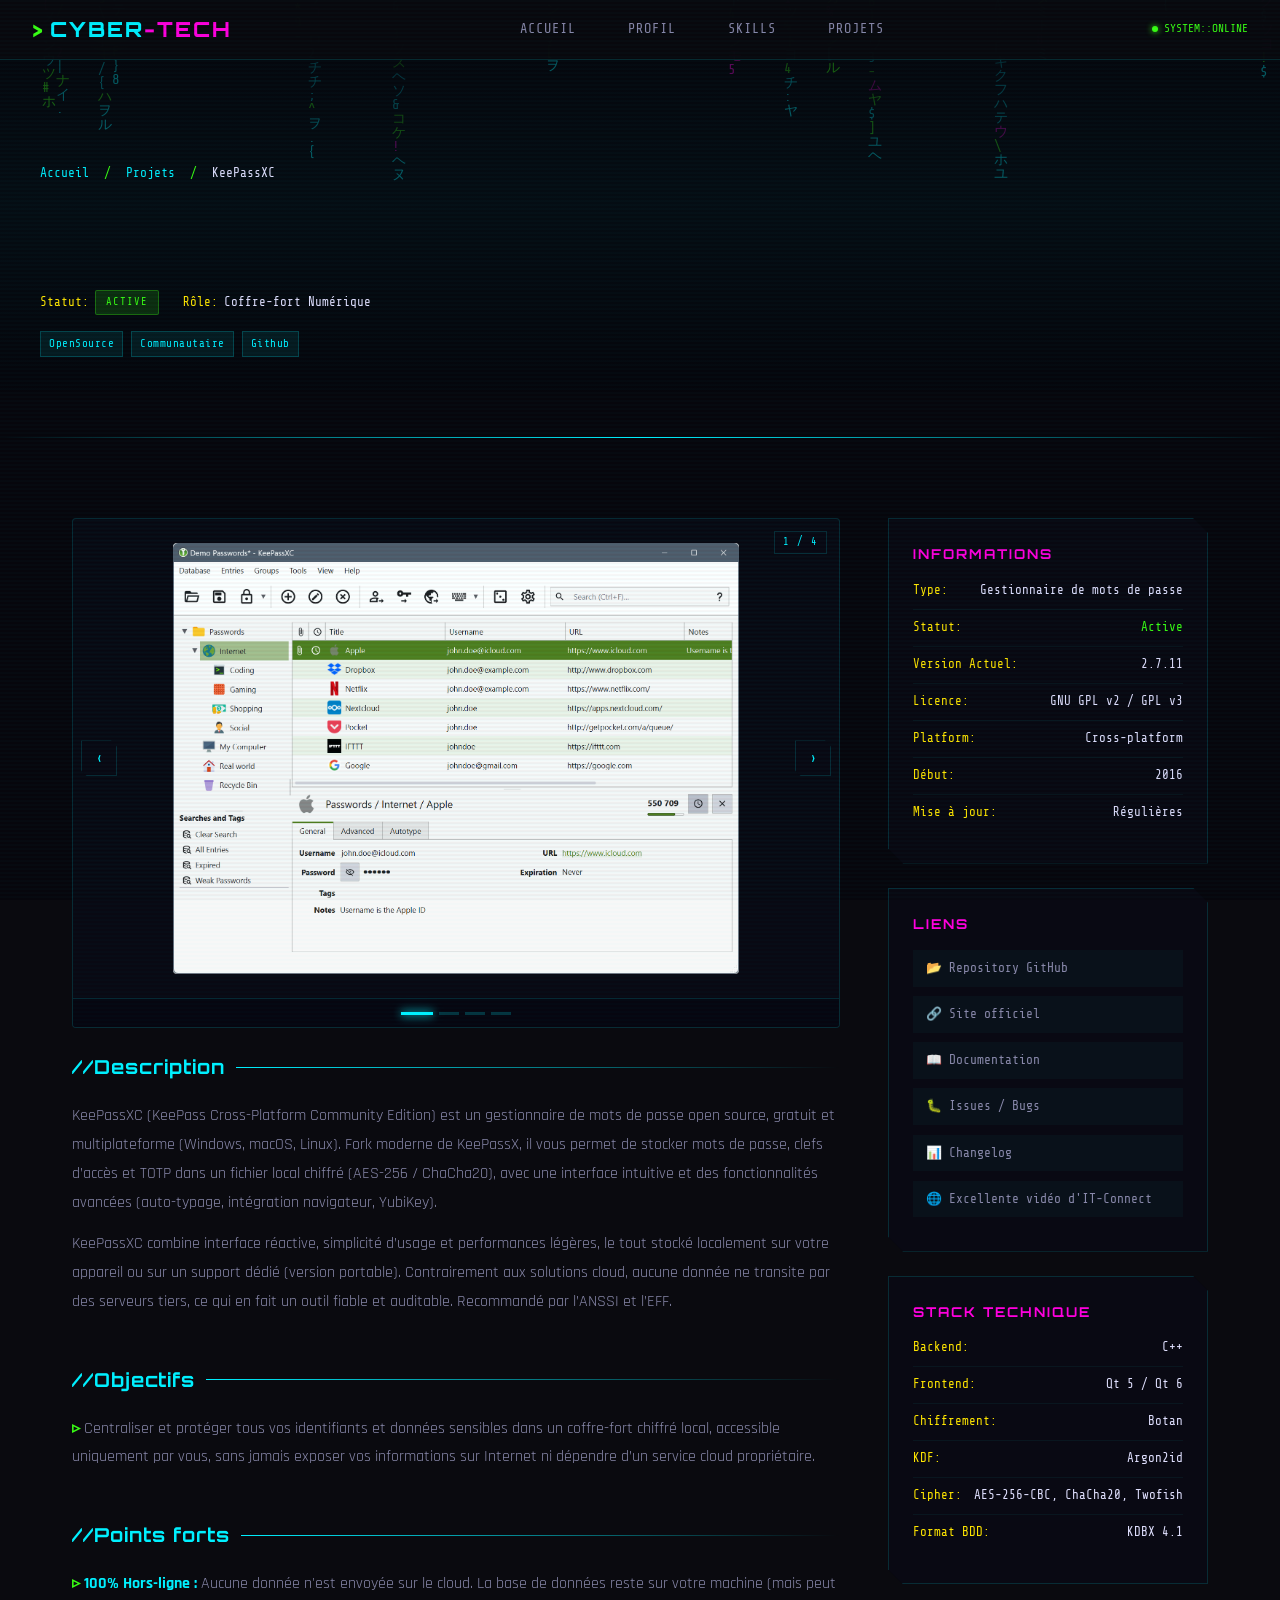
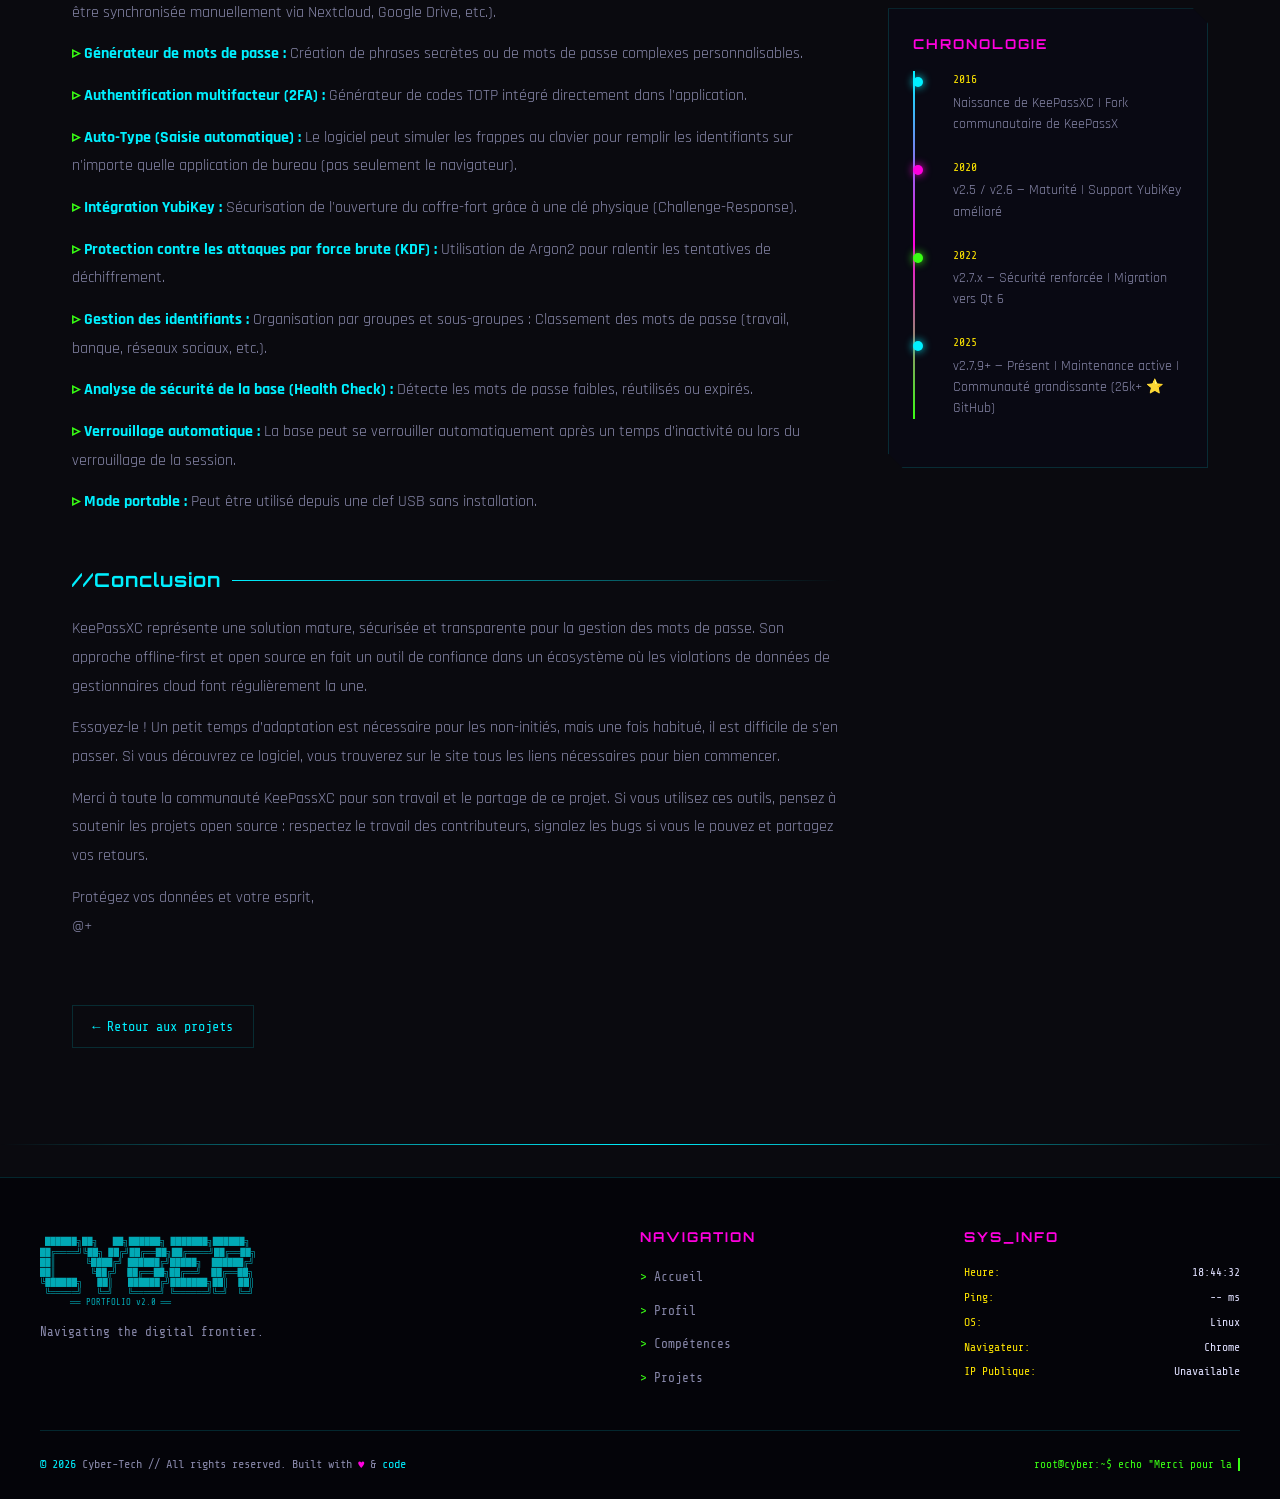
<file: Projects/Outils/P1_KeePassXC.html>
<!DOCTYPE html>
<html lang="fr">
<head>
    <meta charset="UTF-8">
    <meta name="viewport" content="width=device-width, initial-scale=1.0">
    <title>// P1_KeePassXC</title>
    <link rel="preconnect" href="https://fonts.googleapis.com">
    <link href="https://fonts.googleapis.com/css2?family=Orbitron:wght@400;500;600;700;800;900&family=Rajdhani:wght@300;400;500;600;700&family=Share+Tech+Mono&display=swap" rel="stylesheet">
    <link rel="stylesheet" href="../../css/style.css">
</head>
<body>

<!-- Scanlines overlay -->
<div class="scanlines"></div>

<!-- Matrix Rain -->
<canvas id="matrix-canvas"></canvas>

<!-- ═══ NAVBAR ═══ -->
<nav class="navbar" id="navbar">
    <div class="nav-container">
        <a href="../../index.html" class="nav-logo">CYBER<span>-TECH</span></a>
        <ul class="nav-links" id="navLinks">
            <li><a href="../../index.html">Accueil</a></li>
            <li><a href="../../index.html#about">Profil</a></li>
            <li><a href="../../index.html#skills">Skills</a></li>
            <li><a href="../../index.html#projects">Projets</a></li>
        </ul>
        <div class="nav-status">
            <div class="status-dot"></div>
            <span>SYSTEM::ONLINE</span>
        </div>
        <button class="burger" id="burger" aria-label="Menu">
            <span></span><span></span><span></span>
        </button>
    </div>
</nav>

<!-- ═══ PROJECT HERO ═══ -->
<div class="project-page-hero">
    <div class="project-page-hero-inner">
        <div class="project-page-breadcrumb">
            <a href="../../index.html">Accueil</a>
            <span class="sep">/</span>
            <a href="../../index.html#projects">Projets</a>
            <span class="sep">/</span>
            <span style="color: var(--text-primary);">KeePassXC</span>
        </div>
        <h1 class="project-page-title">
            <span class="glitch-text" data-text="KeePassXC">KeePassXC</span>
        </h1>
        <div class="project-page-meta">
            <div class="project-page-meta-item">
                <span class="meta-label">Statut:</span>
                <span class="project-status status-active">Active</span>
            </div>
            <div class="project-page-meta-item">
                <span class="meta-label">Rôle:</span>
                <span class="meta-value">Coffre-fort Numérique</span>
            </div>
        </div>
        <div class="project-page-tags">
            <span class="project-tag">OpenSource</span>
            <span class="project-tag">Communautaire</span>
            <span class="project-tag">Github</span>
        </div>
    </div>
</div>

<div class="cyber-divider"></div>

<!-- ═══ PROJECT BODY ═══ -->
<div class="project-page-body">

    <!-- Main Content -->
    <div class="project-page-main">

        <!-- cyber-gallery -->
        <div class="cyber-gallery animate-on-scroll"
            data-images="../1_Ressources/Img_Outils/KeePassXC_database_view.png|../1_Ressources/Img_Outils/edit_entry.png|../1_Ressources/Img_Outils/passphrase_generator.png|../1_Ressources/Img_Outils/database_reports.png"
            data-alts="KeePassXC - Database View|edit - entry|passphrase - generator|database - reports">
        </div>

        <!-- Description -->
        <div class="project-section animate-on-scroll">
            <h2 class="project-section-title">//Description</h2>
            <p>
                KeePassXC (KeePass Cross-Platform Community Edition) est un gestionnaire de mots de passe open source, 
                gratuit et multiplateforme (Windows, macOS, Linux). Fork moderne de KeePassX, il vous permet de stocker mots de passe,
                clefs d’accès et TOTP dans un fichier local chiffré (AES-256 / ChaCha20), 
                avec une interface intuitive et des fonctionnalités avancées (auto-typage, intégration navigateur, YubiKey).
            </p>
            <p>
                KeePassXC combine interface réactive, simplicité d’usage et performances légères, le tout stocké localement sur votre appareil ou sur un support dédié (version portable).
                Contrairement aux solutions cloud, aucune donnée ne transite par des serveurs tiers, ce qui en fait un outil fiable et auditable. 
                Recommandé par l’ANSSI et l’EFF.
            </p>
        </div>

        <!-- Objectifs -->
        <div class="project-section animate-on-scroll">
            <h2 class="project-section-title">//Objectifs</h2>
            <ul>
                <li>Centraliser et protéger tous vos identifiants et données sensibles dans un coffre-fort chiffré local, 
                    accessible uniquement par vous, sans jamais exposer vos informations sur Internet ni dépendre d’un service cloud propriétaire.
                </li>
            </ul>
        </div>

        <!-- Fonctionnalités -->
        <div class="project-section animate-on-scroll">
            <h2 class="project-section-title">//Points forts</h2>
            <ul>
                <li><strong style="color: var(--neon-cyan);">100% Hors-ligne :</strong> Aucune donnée n'est envoyée sur le cloud. La base de données reste sur votre machine (mais peut être synchronisée manuellement via Nextcloud, Google Drive, etc.).</li>
                <li><strong style="color: var(--neon-cyan);">Générateur de mots de passe :</strong> Création de phrases secrètes ou de mots de passe complexes personnalisables.</li>
                <li><strong style="color: var(--neon-cyan);">Authentification multifacteur (2FA) :</strong> Générateur de codes TOTP intégré directement dans l'application.</li>
                <li><strong style="color: var(--neon-cyan);">Auto-Type (Saisie automatique) :</strong> Le logiciel peut simuler les frappes au clavier pour remplir les identifiants sur n'importe quelle application de bureau (pas seulement le navigateur).</li>
                <li><strong style="color: var(--neon-cyan);">Intégration YubiKey :</strong> Sécurisation de l'ouverture du coffre-fort grâce à une clé physique (Challenge-Response).</li>
                <li><strong style="color: var(--neon-cyan);">Protection contre les attaques par force brute (KDF) :</strong> Utilisation de Argon2 pour ralentir les tentatives de déchiffrement.</li>
                <li><strong style="color: var(--neon-cyan);">Gestion des identifiants :</strong> Organisation par groupes et sous-groupes : Classement des mots de passe (travail, banque, réseaux sociaux, etc.).</li>
                <li><strong style="color: var(--neon-cyan);">Analyse de sécurité de la base (Health Check) :</strong> Détecte les mots de passe faibles, réutilisés ou expirés.</li>
                <li><strong style="color: var(--neon-cyan);">Verrouillage automatique :</strong> La base peut se verrouiller automatiquement après un temps d’inactivité ou lors du verrouillage de la session.</li>
                <li><strong style="color: var(--neon-cyan);">Mode portable :</strong> Peut être utilisé depuis une clef USB sans installation.</li>


            </ul>
        </div>

        <!-- Conclusion -->
        <div class="project-section animate-on-scroll">
            <h2 class="project-section-title">//Conclusion</h2>
            <p>   
                KeePassXC représente une solution mature, sécurisée et transparente pour la gestion des mots de passe. 
                Son approche offline-first et open source en fait un outil de confiance dans un écosystème où les violations de données de gestionnaires cloud font régulièrement la une.
            </p> 
            <p>
                Essayez-le ! Un petit temps d’adaptation est nécessaire pour les non-initiés, mais une fois habitué, il est difficile de s’en passer. Si vous découvrez ce logiciel, vous trouverez sur le site tous les liens nécessaires pour bien commencer.
            </p>    
            <p>
                Merci à toute la communauté KeePassXC pour son travail et le partage de ce projet.
                Si vous utilisez ces outils, pensez à soutenir les projets open source : respectez le travail des contributeurs, signalez les bugs si vous le pouvez et partagez vos retours.
            </p>  
            <p> 
                Protégez vos données et votre esprit,<br>
                @+
            </p>

        </div>

        <!-- Retour -->
        <a href="../../index.html#projects" class="back-link animate-on-scroll">← Retour aux projets</a>

    </div>

    <!-- Sidebar -->
    <div class="project-page-sidebar">

        <!-- Infos projet -->
        <div class="sidebar-card animate-on-scroll">
            <h3 class="sidebar-card-title">Informations</h3>
            <div class="sidebar-info-row">
                <span class="s-label">Type:</span>
                <span class="s-value">Gestionnaire de mots de passe</span>
            </div>
            <div class="sidebar-info-row">
                <span class="s-label">Statut:</span>
                <span class="s-value" style="color: var(--neon-green);">Active</span>
            </div>
            <div class="sidebar-info-row">
                <span class="s-label">Version Actuel:</span>
                <span class="s-value">2.7.11</span>
            </div>
            <div class="sidebar-info-row">
                <span class="s-label">Licence:</span>
                <span class="s-value">GNU GPL v2 / GPL v3</span>
            </div>
            <div class="sidebar-info-row">
                <span class="s-label">Platform:</span>
                <span class="s-value">Cross-platform</span>
            </div>
            <div class="sidebar-info-row">
                <span class="s-label">Début:</span>
                <span class="s-value">2016</span>
            </div>
            <div class="sidebar-info-row">
                <span class="s-label">Mise à jour:</span>
                <span class="s-value">Régulières</span>
            </div>
        </div>

        <!-- Liens -->
        <div class="sidebar-card animate-on-scroll">
            <h3 class="sidebar-card-title">Liens</h3>
            <ul class="sidebar-links">
                <li><a href="https://github.com/keepassxreboot/keepassxc" target="_blank" rel="noopener noreferrer">📂 Repository GitHub</a></li>
                <li><a href="https://keepassxc.org" target="_blank" rel="noopener noreferrer">🔗 Site officiel</a></li>
                <li><a href="https://keepassxc.org/docs/KeePassXC_GettingStarted" target="_blank" rel="noopener noreferrer">📖 Documentation</a></li>
                <li><a href="https://github.com/keepassxreboot/keepassxc/issues" target="_blank" rel="noopener noreferrer">🐛 Issues / Bugs</a></li>
                <li><a href="https://keepassxc.org/blog/" target="_blank" rel="noopener noreferrer">📊 Changelog</a></li>
                <li><a href="https://www.youtube.com/watch?v=qSHCbqwbWo8" target="_blank" rel="noopener noreferrer">🌐 Excellente vidéo d'IT-Connect</a></li>
            </ul>
        </div>

        <!-- Stack technique -->
        <div class="sidebar-card animate-on-scroll">
            <h3 class="sidebar-card-title">Stack Technique</h3>
            <div class="sidebar-info-row">
                <span class="s-label">Backend:</span>
                <span class="s-value">C++</span>
            </div>
            <div class="sidebar-info-row">
                <span class="s-label">Frontend:</span>
                <span class="s-value">Qt 5 / Qt 6</span>
            </div>
            <div class="sidebar-info-row">
                <span class="s-label">Chiffrement:</span>
                <span class="s-value">Botan</span>
            </div>
            <div class="sidebar-info-row">
                <span class="s-label">KDF:</span>
                <span class="s-value">Argon2id</span>
            </div>
            <div class="sidebar-info-row">
                <span class="s-label">Cipher:</span>
                <span class="s-value">AES-256-CBC, ChaCha20, Twofish</span>
            </div>
            <div class="sidebar-info-row">
                <span class="s-label">Format BDD:</span>
                <span class="s-value">KDBX 4.1</span>
            </div>
        </div>

        <!-- Chronologie -->
        <div class="sidebar-card animate-on-scroll">
            <h3 class="sidebar-card-title">Chronologie</h3>
            <div class="timeline">
                <div class="timeline-item">
                    <div class="timeline-date">2016</div>
                    <div class="timeline-text">Naissance de KeePassXC | Fork communautaire de KeePassX </div>
                </div>
                <div class="timeline-item">
                    <div class="timeline-date">2020</div>
                    <div class="timeline-text">v2.5 / v2.6 — Maturité | Support YubiKey amélioré </div>
                </div>
                <div class="timeline-item">
                    <div class="timeline-date">2022</div>
                    <div class="timeline-text">v2.7.x — Sécurité renforcée | Migration vers Qt 6</div>
                </div>
                <div class="timeline-item">
                    <div class="timeline-date">2025</div>
                    <div class="timeline-text">v2.7.9+ — Présent | Maintenance active | Communauté grandissante (26k+ ⭐ GitHub) </div>
                </div>
            </div>
        </div>

    </div>
</div>

<div class="cyber-divider"></div>

<!-- ═══ FOOTER ═══ -->
<footer>
    <div class="footer-container">
        <div class="footer-grid">
            <div>
                <div class="ascii-art">
 ██████╗██╗   ██╗██████╗ ███████╗██████╗
██╔════╝╚██╗ ██╔╝██╔══██╗██╔════╝██╔══██╗
██║      ╚████╔╝ ██████╔╝█████╗  ██████╔╝
██║       ╚██╔╝  ██╔══██╗██╔══╝  ██╔══██╗
╚██████╗   ██║   ██████╔╝███████╗██║  ██║
 ╚═════╝   ╚═╝   ╚═════╝ ╚══════╝╚═╝  ╚═╝
      ══ PORTFOLIO v2.0 ══</div>
                <p style="font-family: var(--font-mono); font-size: 0.78rem; color: var(--text-secondary); max-width: 350px;">
                    Navigating the digital frontier.
                </p>
            </div>
            <div>
                <h4 class="footer-section-title">Navigation</h4>
                <ul class="footer-links">
                    <li><a href="../../index.html">Accueil</a></li>
                    <li><a href="../../index.html#about">Profil</a></li>
                    <li><a href="../../index.html#skills">Compétences</a></li>
                    <li><a href="../../index.html#projects">Projets</a></li>
                </ul>
            </div>
            <div>
                <h4 class="footer-section-title">Sys_Info</h4>
                <div class="system-info">
                    <div>
                        <span class="sys-label">Heure:</span>
                        <span class="sys-value" id="liveClock">--:--:--</span>
                    </div>
                    <div>
                        <span class="sys-label">Ping:</span>
                        <span class="sys-value" id="pingValue">-- ms</span>
                    </div>
                    <div>
                        <span class="sys-label">OS:</span>
                        <span class="sys-value" id="osInfo">Detecting...</span>
                    </div>
                    <div>
                        <span class="sys-label">Navigateur:</span>
                        <span class="sys-value" id="browserInfo">Detecting...</span>
                    </div>
                    <div>
                        <span class="sys-label">IP Publique:</span>
                        <span class="sys-value" id="userIP">Loading...</span>
                    </div>
                </div>
            </div>
        </div>
        <div class="footer-bottom">
            <p class="footer-copy">
                <span>&copy;</span> <span id="year">2025</span> Cyber-Tech // All rights reserved. Built with <span style="color: var(--neon-magenta);">♥</span> & <span style="color: var(--neon-cyan);">code</span>
            </p>
            <p class="footer-terminal">
                root@cyber:~$ <span id="footerCmd"></span><span style="animation: typing-cursor 0.7s step-end infinite; border-right: 2px solid var(--neon-green);">&nbsp;</span>
            </p>
        </div>
    </div>
</footer>

<!-- JavaScript externe -->
<script src="../../js/main.js"></script>
</body>
</html>
</file>
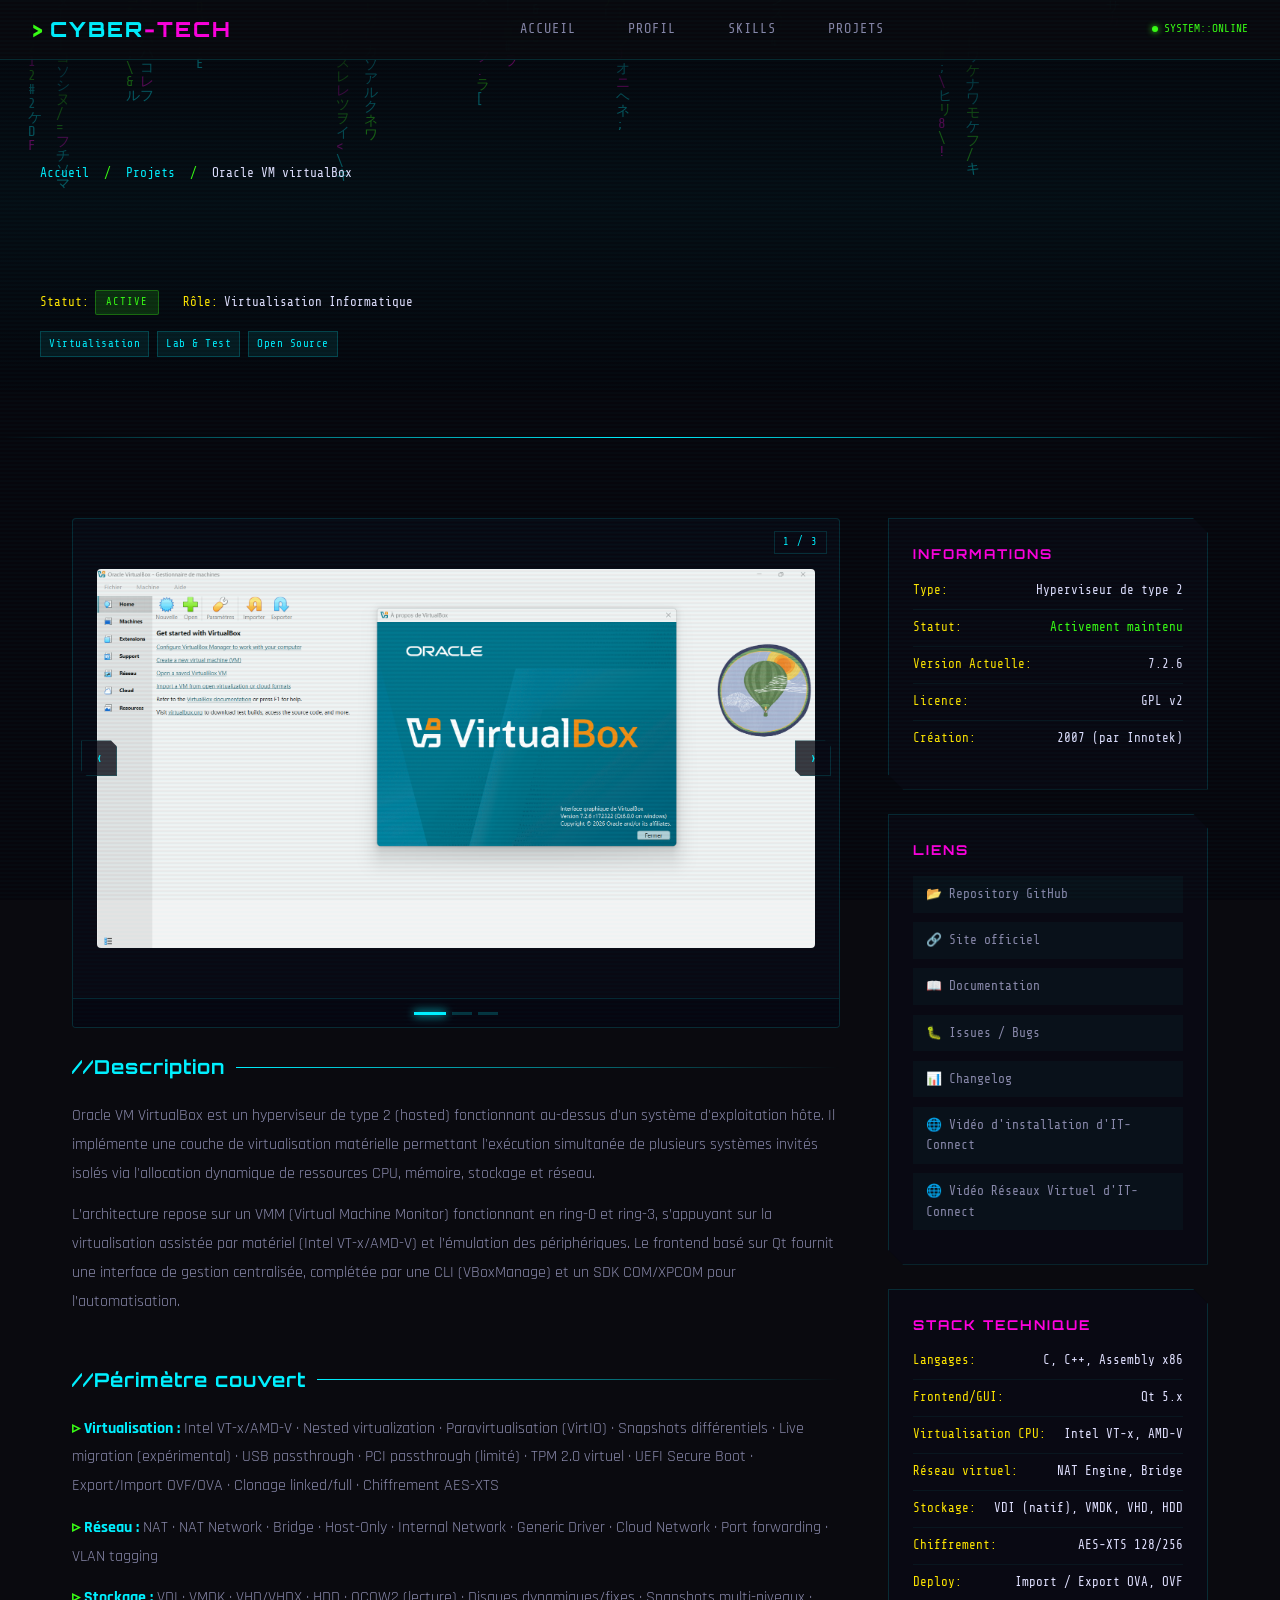
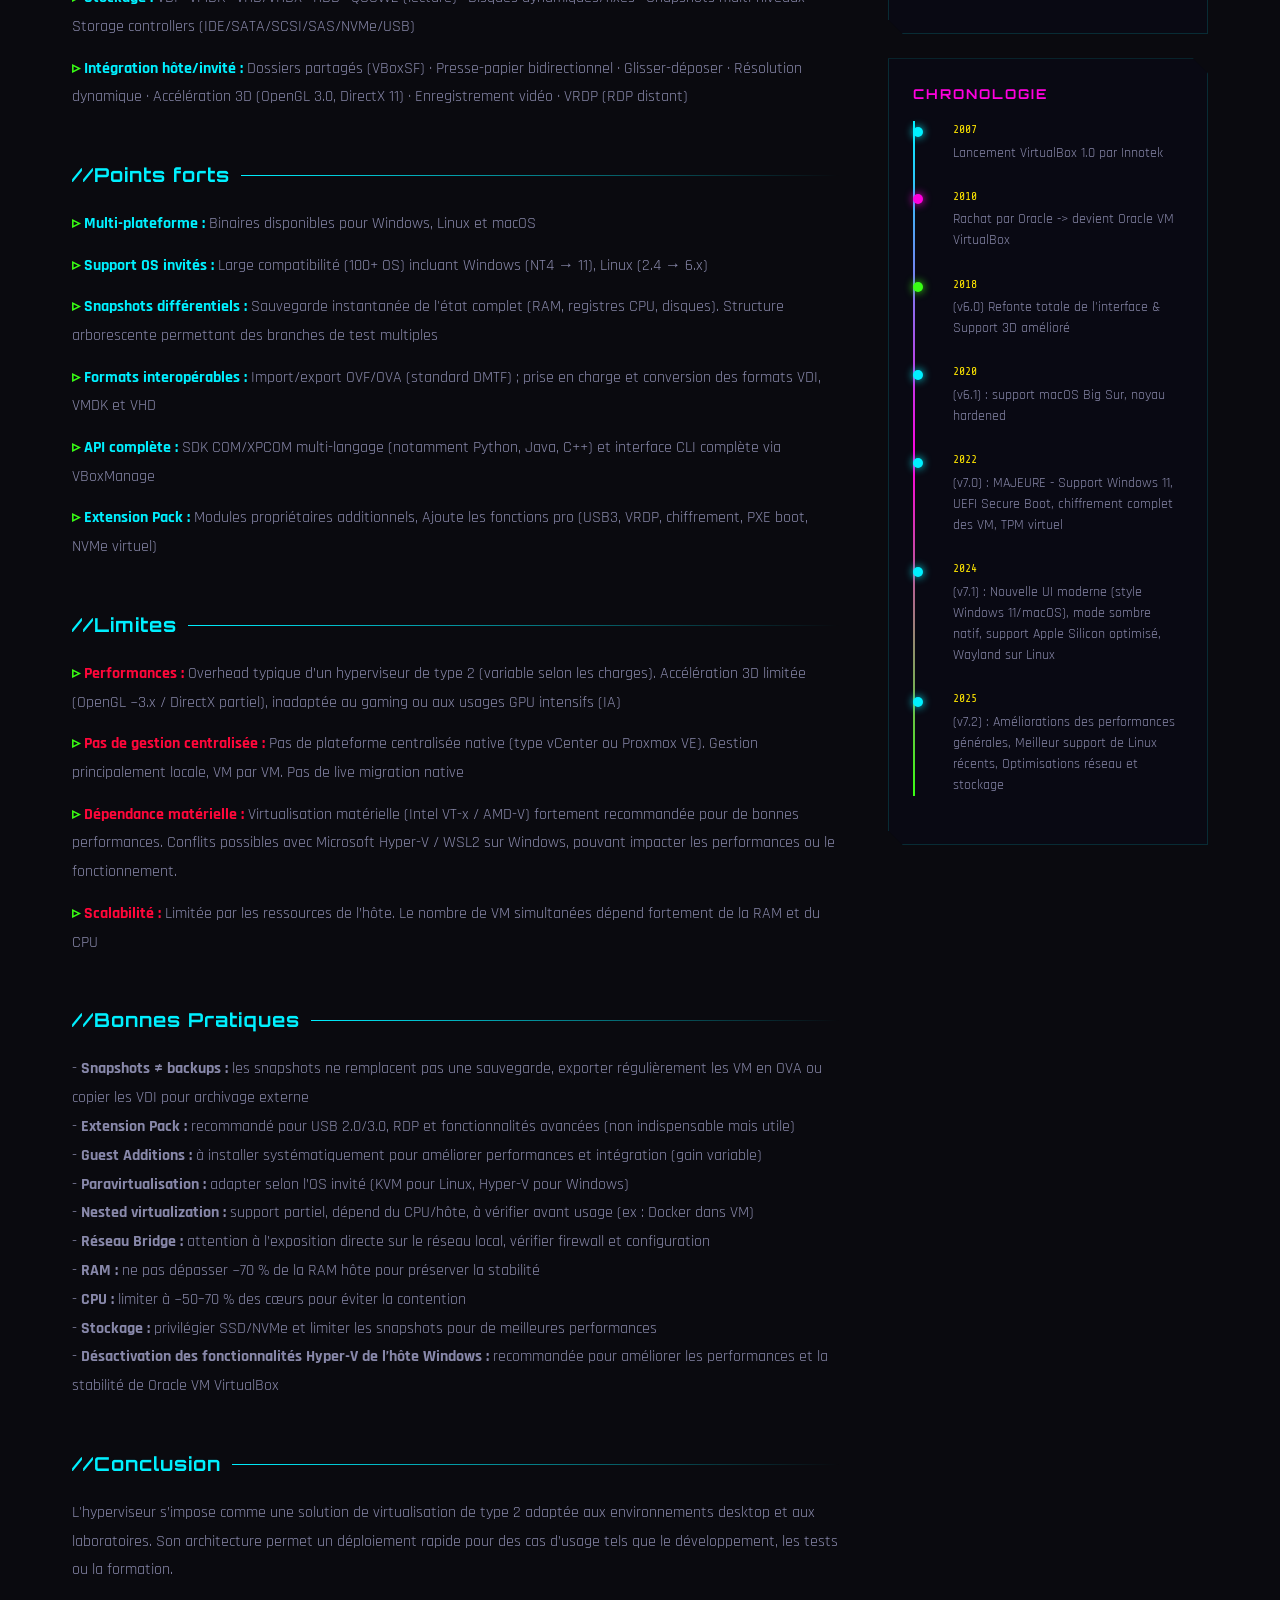
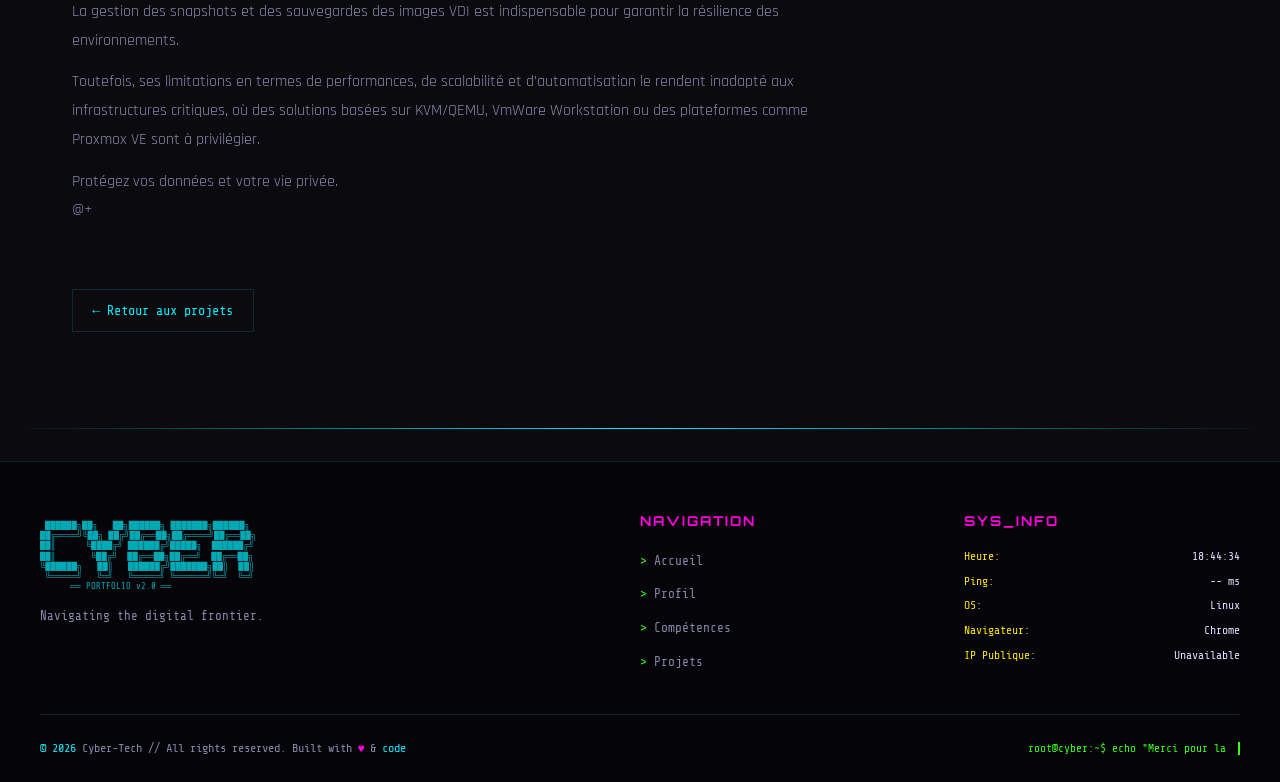
<file: Projects/Systèmes/S1_Oracle VM VirtualBox.html>
<!DOCTYPE html>
<html lang="fr">
<head>
    <meta charset="UTF-8">
    <meta name="viewport" content="width=device-width, initial-scale=1.0">
    <title>// Oracle VM VirtualBox</title>
    <link rel="preconnect" href="https://fonts.googleapis.com">
    <link href="https://fonts.googleapis.com/css2?family=Orbitron:wght@400;500;600;700;800;900&family=Rajdhani:wght@300;400;500;600;700&family=Share+Tech+Mono&display=swap" rel="stylesheet">
    <link rel="stylesheet" href="../../css/style.css">
</head>
<body>

<!-- Scanlines overlay -->
<div class="scanlines"></div>

<!-- Matrix Rain -->
<canvas id="matrix-canvas"></canvas>

<!-- ═══ NAVBAR ═══ -->
<nav class="navbar" id="navbar">
    <div class="nav-container">
        <a href="../../index.html" class="nav-logo">CYBER<span>-TECH</span></a>
        <ul class="nav-links" id="navLinks">
            <li><a href="../../index.html">Accueil</a></li>
            <li><a href="../../index.html#about">Profil</a></li>
            <li><a href="../../index.html#skills">Skills</a></li>
            <li><a href="../../index.html#projects">Projets</a></li>
        </ul>
        <div class="nav-status">
            <div class="status-dot"></div>
            <span>SYSTEM::ONLINE</span>
        </div>
        <button class="burger" id="burger" aria-label="Menu">
            <span></span><span></span><span></span>
        </button>
    </div>
</nav>

<!-- ═══ PROJECT HERO ═══ -->
<div class="project-page-hero">
    <div class="project-page-hero-inner">
        <div class="project-page-breadcrumb">
            <a href="../../index.html">Accueil</a>
            <span class="sep">/</span>
            <a href="../../index.html#projects">Projets</a>
            <span class="sep">/</span>
            <span style="color: var(--text-primary);">Oracle VM virtualBox</span>
        </div>
        <h1 class="project-page-title">
            <span class="glitch-text" data-text="Oracle VM virtualBox">Oracle VM virtualBox</span>
        </h1>
        <div class="project-page-meta">
            <div class="project-page-meta-item">
                <span class="meta-label">Statut:</span>
                <span class="project-status status-active">Active</span>
            </div>
            <div class="project-page-meta-item">
                <span class="meta-label">Rôle:</span>
                <span class="meta-value">Virtualisation Informatique</span>
            </div>
        </div>
        <div class="project-page-tags">
            <span class="project-tag">Virtualisation</span>
            <span class="project-tag">Lab & Test</span>
            <span class="project-tag">Open Source</span>
        </div>
    </div>
</div>

<div class="cyber-divider"></div>

<!-- ═══ PROJECT BODY ═══ -->
<div class="project-page-body">

    <!-- Main Content -->
    <div class="project-page-main">

        <!-- cyber-gallery -->
        <div class="cyber-gallery animate-on-scroll"
            data-images="..\1_Ressources\Img_Systèmes\IS_Oracle VM VirtualBox\OracleVMVirtualBox_View1.png|..\1_Ressources\Img_Systèmes\IS_Oracle VM VirtualBox\OracleVMVirtualBox_View2.png|..\1_Ressources\Img_Systèmes\IS_Oracle VM VirtualBox\OracleVMVirtualBox_View3.png"
            data-alts="Oracle VM VirtualBox - Accueil|Oracle VM VirtualBox - Machines|Oracle VM VirtualBox - Paramètres">
        </div>

        <!-- Description -->
        <div class="project-section animate-on-scroll">
            <h2 class="project-section-title">//Description</h2>
            <p>
                Oracle VM VirtualBox est un hyperviseur de type 2 (hosted) fonctionnant au-dessus d'un système d'exploitation hôte. 
                Il implémente une couche de virtualisation matérielle permettant l'exécution simultanée de plusieurs systèmes invités isolés
                via l'allocation dynamique de ressources CPU, mémoire, stockage et réseau.
            </p>
            <p>
                L’architecture repose sur un VMM (Virtual Machine Monitor) fonctionnant en ring-0 et ring-3, 
                s’appuyant sur la virtualisation assistée par matériel (Intel VT-x/AMD-V) et l’émulation des périphériques. 
                Le frontend basé sur Qt fournit une interface de gestion centralisée, complétée par une CLI (VBoxManage) et un SDK COM/XPCOM pour l’automatisation.
            </p>
        </div>

        <!-- Objectifs -->
        <div class="project-section animate-on-scroll">
            <h2 class="project-section-title">//Périmètre couvert</h2>
            <ul>
                <li><strong style="color: var(--neon-cyan);">Virtualisation :</strong> Intel VT-x/AMD-V · Nested virtualization · Paravirtualisation (VirtIO) · Snapshots différentiels · Live migration (expérimental) · USB passthrough · PCI passthrough (limité) · TPM 2.0 virtuel · UEFI Secure Boot · Export/Import OVF/OVA · Clonage linked/full · Chiffrement AES-XTS</li>
                <li><strong style="color: var(--neon-cyan);">Réseau :</strong> NAT · NAT Network · Bridge · Host-Only · Internal Network · Generic Driver · Cloud Network · Port forwarding · VLAN tagging</li>
                <li><strong style="color: var(--neon-cyan);">Stockage :</strong> VDI · VMDK · VHD/VHDX · HDD · QCOW2 (lecture) · Disques dynamiques/fixes · Snapshots multi-niveaux · Storage controllers (IDE/SATA/SCSI/SAS/NVMe/USB)</li>
                <li><strong style="color: var(--neon-cyan);">Intégration hôte/invité :</strong> Dossiers partagés (VBoxSF) · Presse-papier bidirectionnel · Glisser-déposer · Résolution dynamique · Accélération 3D (OpenGL 3.0, DirectX 11) · Enregistrement vidéo · VRDP (RDP distant)</li>
            </ul>
        </div>

        <!-- Fonctionnalités -->
        <div class="project-section animate-on-scroll">
            <h2 class="project-section-title">//Points forts</h2>
            <ul>
                <li><strong style="color: var(--neon-cyan);">Multi-plateforme :</strong> Binaires disponibles pour Windows, Linux et macOS</li>
                <li><strong style="color: var(--neon-cyan);">Support OS invités :</strong> Large compatibilité (100+ OS) incluant Windows (NT4 → 11), Linux (2.4 → 6.x)</li>
                <li><strong style="color: var(--neon-cyan);">Snapshots différentiels :</strong> Sauvegarde instantanée de l'état complet (RAM, registres CPU, disques). Structure arborescente permettant des branches de test multiples</li>
                <li><strong style="color: var(--neon-cyan);">Formats interopérables :</strong> Import/export OVF/OVA (standard DMTF) ; prise en charge et conversion des formats VDI, VMDK et VHD</li>
                <li><strong style="color: var(--neon-cyan);">API complète :</strong> SDK COM/XPCOM multi-langage (notamment Python, Java, C++) et interface CLI complète via VBoxManage</li>
                <li><strong style="color: var(--neon-cyan);">Extension Pack :</strong> Modules propriétaires additionnels, Ajoute les fonctions pro (USB3, VRDP, chiffrement, PXE boot, NVMe virtuel)</li>
            </ul>
        </div>

        <div class="project-section animate-on-scroll">
            <h2 class="project-section-title">//Limites</h2>
            <ul>
                <li><strong style="color: var(--neon-red);">Performances :</strong> Overhead typique d’un hyperviseur de type 2 (variable selon les charges). Accélération 3D limitée (OpenGL ~3.x / DirectX partiel), inadaptée au gaming ou aux usages GPU intensifs (IA)</li>
                <li><strong style="color: var(--neon-red);">Pas de gestion centralisée :</strong> Pas de plateforme centralisée native (type vCenter ou Proxmox VE). Gestion principalement locale, VM par VM. Pas de live migration native</li>
                <li><strong style="color: var(--neon-red);">Dépendance matérielle :</strong> Virtualisation matérielle (Intel VT-x / AMD-V) fortement recommandée pour de bonnes performances. Conflits possibles avec Microsoft Hyper-V / WSL2 sur Windows, pouvant impacter les performances ou le fonctionnement.</li>
                <li><strong style="color: var(--neon-red);">Scalabilité :</strong> Limitée par les ressources de l’hôte. Le nombre de VM simultanées dépend fortement de la RAM et du CPU</li>
            </ul>
        </div>

        <!-- Bonnes Pratiques -->
        <div class="project-section animate-on-scroll">
            <h2 class="project-section-title">//Bonnes Pratiques</h2>
            <p>
                - <b>Snapshots ≠ backups :</b> les snapshots ne remplacent pas une sauvegarde, exporter régulièrement les VM en OVA ou copier les VDI pour archivage externe<br>
                - <b>Extension Pack :</b> recommandé pour USB 2.0/3.0, RDP et fonctionnalités avancées (non indispensable mais utile)<br>
                - <b>Guest Additions :</b> à installer systématiquement pour améliorer performances et intégration (gain variable)<br>
                - <b>Paravirtualisation :</b> adapter selon l’OS invité (KVM pour Linux, Hyper-V pour Windows)<br>
                - <b>Nested virtualization :</b> support partiel, dépend du CPU/hôte, à vérifier avant usage (ex : Docker dans VM)<br>
                - <b>Réseau Bridge :</b> attention à l’exposition directe sur le réseau local, vérifier firewall et configuration<br>
                - <b>RAM :</b> ne pas dépasser ~70 % de la RAM hôte pour préserver la stabilité<br>
                - <b>CPU :</b> limiter à ~50–70 % des cœurs pour éviter la contention<br>
                - <b>Stockage :</b> privilégier SSD/NVMe et limiter les snapshots pour de meilleures performances<br>
                - <b>Désactivation des fonctionnalités Hyper-V de l’hôte Windows :</b> recommandée pour améliorer les performances et la stabilité de Oracle VM VirtualBox
            </p>
        </div>

        <!-- Conclusion -->
        <div class="project-section animate-on-scroll">
            <h2 class="project-section-title">//Conclusion</h2>
            <p>   
                L'hyperviseur s’impose comme une solution de virtualisation de type 2 adaptée aux environnements desktop et aux laboratoires. 
                Son architecture permet un déploiement rapide pour des cas d’usage tels que le développement, les tests ou la formation.          
            </p>    
            <p>
                La gestion des snapshots et des sauvegardes des images VDI est indispensable pour garantir la résilience des environnements.
            </p>  
            <p>
                Toutefois, ses limitations en termes de performances, de scalabilité et d’automatisation le rendent inadapté aux infrastructures critiques, où des solutions basées sur KVM/QEMU, VmWare Workstation ou des plateformes comme Proxmox VE sont à privilégier.
            </p>  

            <p> 
                Protégez vos données et votre vie privée.<br>
                @+
            </p>

        </div>

        <!-- Retour -->
        <a href="../../index.html#projects" class="back-link animate-on-scroll">← Retour aux projets</a>

    </div>

    <!-- Sidebar -->
    <div class="project-page-sidebar">

        <!-- Infos projet -->
        <div class="sidebar-card animate-on-scroll">
            <h3 class="sidebar-card-title">Informations</h3>
            <div class="sidebar-info-row">
                <span class="s-label">Type:</span>
                <span class="s-value">Hyperviseur de type 2</span>
            </div>
            <div class="sidebar-info-row">
                <span class="s-label">Statut:</span>
                <span class="s-value" style="color: var(--neon-green);">Activement maintenu</span>
            </div>
            <div class="sidebar-info-row">
                <span class="s-label">Version Actuelle:</span>
                <span class="s-value">7.2.6</span>
            </div>
            <div class="sidebar-info-row">
                <span class="s-label">Licence:</span>
                <span class="s-value">GPL v2</span>
            </div>
            <div class="sidebar-info-row">
                <span class="s-label">Création:</span>
                <span class="s-value">2007 (par Innotek)</span>
            </div>
        </div>

        <!-- Liens -->
        <div class="sidebar-card animate-on-scroll">
            <h3 class="sidebar-card-title">Liens</h3>
            <ul class="sidebar-links">
                <li><a href="https://github.com/VirtualBox/virtualbox" target="_blank" rel="noopener noreferrer">📂 Repository GitHub</a></li>
                <li><a href="https://www.virtualbox.org" target="_blank" rel="noopener noreferrer">🔗 Site officiel</a></li>
                <li><a href="https://www.virtualbox.org/manual/UserManual.html" target="_blank" rel="noopener noreferrer">📖 Documentation</a></li>
                <li><a href="https://github.com/VirtualBox/virtualbox/issues" target="_blank" rel="noopener noreferrer">🐛 Issues / Bugs</a></li>
                <li><a href="https://www.virtualbox.org/wiki/Changelog" target="_blank" rel="noopener noreferrer">📊 Changelog</a></li>
                <li><a href="https://www.youtube.com/watch?v=MBFE5ArVHIM" target="_blank" rel="noopener noreferrer">🌐 Vidéo d'installation d'IT-Connect</a></li>
                <li><a href="https://www.youtube.com/watch?v=iPPKNc3appk" target="_blank" rel="noopener noreferrer">🌐 Vidéo Réseaux Virtuel d'IT-Connect</a></li>
            </ul>
        </div>

        <!-- Stack technique -->
        <div class="sidebar-card animate-on-scroll">
            <h3 class="sidebar-card-title">Stack Technique</h3>
            <div class="sidebar-info-row">
                <span class="s-label">Langages:</span>
                <span class="s-value">C, C++, Assembly x86</span>
            </div>
            <div class="sidebar-info-row">
                <span class="s-label">Frontend/GUI:</span>
                <span class="s-value">Qt 5.x</span>
            </div>
            <div class="sidebar-info-row">
                <span class="s-label">Virtualisation CPU:</span>
                <span class="s-value">Intel VT-x, AMD-V</span>
            </div>
            <div class="sidebar-info-row">
                <span class="s-label">Réseau virtuel:</span>
                <span class="s-value">NAT Engine, Bridge</span>
            </div>
            <div class="sidebar-info-row">
                <span class="s-label">Stockage:</span>
                <span class="s-value">VDI (natif), VMDK, VHD, HDD</span>
            </div>
            <div class="sidebar-info-row">
                <span class="s-label">Chiffrement:</span>
                <span class="s-value">AES-XTS 128/256</span>
            </div>
            <div class="sidebar-info-row">
                <span class="s-label">Deploy:</span>
                <span class="s-value"> Import / Export OVA, OVF</span>
            </div>
        </div>

        <!-- Chronologie -->
        <div class="sidebar-card animate-on-scroll">
            <h3 class="sidebar-card-title">Chronologie</h3>
            <div class="timeline">
                <div class="timeline-item">
                    <div class="timeline-date">2007</div>
                    <div class="timeline-text">Lancement VirtualBox 1.0 par Innotek</div>
                </div>
                <div class="timeline-item">
                    <div class="timeline-date">2010</div>
                    <div class="timeline-text">Rachat par Oracle -> devient Oracle VM VirtualBox</div>
                </div>
                <div class="timeline-item">
                    <div class="timeline-date">2018</div>
                    <div class="timeline-text">(v6.0) Refonte totale de l'interface & Support 3D amélioré</div>
                </div>
                <div class="timeline-item">
                    <div class="timeline-date">2020</div>
                    <div class="timeline-text">(v6.1) : support macOS Big Sur, noyau hardened</div>
                </div>
                <div class="timeline-item">
                    <div class="timeline-date">2022</div>
                    <div class="timeline-text"> (v7.0) : MAJEURE - Support Windows 11, UEFI Secure Boot, chiffrement complet des VM, TPM virtuel</div>
                </div>
                <div class="timeline-item">
                    <div class="timeline-date">2024</div>
                    <div class="timeline-text"> (v7.1) : Nouvelle UI moderne (style Windows 11/macOS), mode sombre natif, support Apple Silicon optimisé, Wayland sur Linux</div>
                </div>
                <div class="timeline-item">
                    <div class="timeline-date">2025</div>
                    <div class="timeline-text"> (v7.2) : Améliorations des performances générales, Meilleur support de Linux récents, Optimisations réseau et stockage </div>
                </div>

            </div>
        </div>

    </div>
</div>

<div class="cyber-divider"></div>

<!-- ═══ FOOTER ═══ -->
<footer>
    <div class="footer-container">
        <div class="footer-grid">
            <div>
                <div class="ascii-art">
 ██████╗██╗   ██╗██████╗ ███████╗██████╗
██╔════╝╚██╗ ██╔╝██╔══██╗██╔════╝██╔══██╗
██║      ╚████╔╝ ██████╔╝█████╗  ██████╔╝
██║       ╚██╔╝  ██╔══██╗██╔══╝  ██╔══██╗
╚██████╗   ██║   ██████╔╝███████╗██║  ██║
 ╚═════╝   ╚═╝   ╚═════╝ ╚══════╝╚═╝  ╚═╝
      ══ PORTFOLIO v2.0 ══</div>
                <p style="font-family: var(--font-mono); font-size: 0.78rem; color: var(--text-secondary); max-width: 350px;">
                    Navigating the digital frontier.
                </p>
            </div>
            <div>
                <h4 class="footer-section-title">Navigation</h4>
                <ul class="footer-links">
                    <li><a href="../../index.html">Accueil</a></li>
                    <li><a href="../../index.html#about">Profil</a></li>
                    <li><a href="../../index.html#skills">Compétences</a></li>
                    <li><a href="../../index.html#projects">Projets</a></li>
                </ul>
            </div>
            <div>
                <h4 class="footer-section-title">Sys_Info</h4>
                <div class="system-info">
                    <div>
                        <span class="sys-label">Heure:</span>
                        <span class="sys-value" id="liveClock">--:--:--</span>
                    </div>
                    <div>
                        <span class="sys-label">Ping:</span>
                        <span class="sys-value" id="pingValue">-- ms</span>
                    </div>
                    <div>
                        <span class="sys-label">OS:</span>
                        <span class="sys-value" id="osInfo">Detecting...</span>
                    </div>
                    <div>
                        <span class="sys-label">Navigateur:</span>
                        <span class="sys-value" id="browserInfo">Detecting...</span>
                    </div>
                    <div>
                        <span class="sys-label">IP Publique:</span>
                        <span class="sys-value" id="userIP">Loading...</span>
                    </div>
                </div>
            </div>
        </div>
        <div class="footer-bottom">
            <p class="footer-copy">
                <span>&copy;</span> <span id="year">2025</span> Cyber-Tech // All rights reserved. Built with <span style="color: var(--neon-magenta);">♥</span> & <span style="color: var(--neon-cyan);">code</span>
            </p>
            <p class="footer-terminal">
                root@cyber:~$ <span id="footerCmd"></span><span style="animation: typing-cursor 0.7s step-end infinite; border-right: 2px solid var(--neon-green);">&nbsp;</span>
            </p>
        </div>
    </div>
</footer>

<!-- JavaScript externe -->
<script src="../../js/main.js"></script>
</body>
</html>
</file>
<file: css/style.css>
/* ═══════════════════════════════════════════
   ROOT & RESET
═══════════════════════════════════════════ */
:root {
    --neon-cyan: #00f0ff;
    --neon-magenta: #ff00de;
    --neon-yellow: #ffe600;
    --neon-green: #39ff14;
    --neon-orange: #ff6a00;
    --neon-red: #ff073a;
    --bg-dark: #0a0a0f;
    --bg-card: rgba(10, 10, 20, 0.85);
    --bg-card-hover: rgba(20, 20, 40, 0.95);
    --text-primary: #e0e0ff;
    --text-secondary: #8888aa;
    --border-cyber: rgba(0, 240, 255, 0.15);
    --font-title: 'Orbitron', sans-serif;
    --font-mono: 'Share Tech Mono', monospace;
    --font-body: 'Rajdhani', sans-serif;
}

*, *::before, *::after { margin: 0; padding: 0; box-sizing: border-box; }

html { scroll-behavior: smooth; scrollbar-width: thin; scrollbar-color: var(--neon-cyan) var(--bg-dark); }
::-webkit-scrollbar { width: 6px; }
::-webkit-scrollbar-track { background: var(--bg-dark); }
::-webkit-scrollbar-thumb { background: var(--neon-cyan); border-radius: 3px; }

body {
    font-family: var(--font-body);
    background: var(--bg-dark);
    color: var(--text-primary);
    overflow-x: hidden;
    line-height: 1.6;
}

/* ═══════════════════════════════════════════
   SCANLINES OVERLAY
═══════════════════════════════════════════ */
.scanlines {
    position: fixed; top: 0; left: 0; width: 100%; height: 100%;
    pointer-events: none; z-index: 9999;
    background: repeating-linear-gradient(
        0deg,
        transparent,
        transparent 2px,
        rgba(0, 240, 255, 0.015) 2px,
        rgba(0, 240, 255, 0.015) 4px
    );
}
.scanlines::after {
    content: '';
    position: absolute; top: 0; left: 0; width: 100%; height: 100%;
    background: linear-gradient(
        transparent 50%,
        rgba(0, 0, 0, 0.03) 50%
    );
    background-size: 100% 4px;
    animation: scanmove 8s linear infinite;
}
@keyframes scanmove {
    0% { transform: translateY(0); }
    100% { transform: translateY(100px); }
}

/* ═══════════════════════════════════════════
   MATRIX RAIN CANVAS
═══════════════════════════════════════════ */
#matrix-canvas {
    position: fixed; 
    top: 0; left: 0; 
    width: 100%; height: 100%;
    z-index: 0; 
    opacity: 0.34;
}

/* ═══════════════════════════════════════════
   ANIMATIONS
═══════════════════════════════════════════ */
@keyframes glitch {
    0%, 100% { text-shadow: 2px 0 var(--neon-magenta), -2px 0 var(--neon-cyan); transform: translate(0); }
    20% { text-shadow: -3px 0 var(--neon-magenta), 3px 0 var(--neon-cyan); transform: translate(2px, -1px); }
    40% { text-shadow: 3px 0 var(--neon-magenta), -3px 0 var(--neon-cyan); transform: translate(-2px, 1px); }
    60% { text-shadow: -2px 0 var(--neon-magenta), 2px 0 var(--neon-cyan); transform: translate(1px, 2px); }
    80% { text-shadow: 2px 0 var(--neon-magenta), -2px 0 var(--neon-cyan); transform: translate(-1px, -2px); }
}

@keyframes glitch-clip {
    0%, 100% { clip-path: inset(0 0 95% 0); }
    10% { clip-path: inset(30% 0 40% 0); }
    20% { clip-path: inset(70% 0 5% 0); }
    30% { clip-path: inset(10% 0 60% 0); }
    40% { clip-path: inset(50% 0 20% 0); }
    50% { clip-path: inset(80% 0 0% 0); }
    60% { clip-path: inset(5% 0 80% 0); }
    70% { clip-path: inset(45% 0 30% 0); }
    80% { clip-path: inset(65% 0 15% 0); }
    90% { clip-path: inset(20% 0 55% 0); }
}

@keyframes flicker {
    0%, 19.999%, 22%, 62.999%, 64%, 64.999%, 70%, 100% { opacity: 1; }
    20%, 21.999%, 63%, 63.999%, 65%, 69.999% { opacity: 0.33; }
}

@keyframes pulse-glow {
    0%, 100% { box-shadow: 0 0 5px var(--neon-cyan), 0 0 10px var(--neon-cyan), 0 0 20px rgba(0,240,255,0.3); }
    50% { box-shadow: 0 0 10px var(--neon-cyan), 0 0 20px var(--neon-cyan), 0 0 40px rgba(0,240,255,0.5); }
}

@keyframes floating {
    0%, 100% { transform: translateY(0px); }
    50% { transform: translateY(-12px); }
}

@keyframes typing-cursor {
    0%, 100% { border-color: var(--neon-cyan); }
    50% { border-color: transparent; }
}

@keyframes slideInUp {
    from { opacity: 0; transform: translateY(60px); }
    to { opacity: 1; transform: translateY(0); }
}

@keyframes borderGlow {
    0%, 100% { border-color: var(--neon-cyan); }
    33% { border-color: var(--neon-magenta); }
    66% { border-color: var(--neon-green); }
}

@keyframes progressFill {
    from { width: 0%; }
}

@keyframes countUp {
    from { opacity: 0; transform: scale(0.5); }
    to { opacity: 1; transform: scale(1); }
}

@keyframes neonPulse {
    0%, 100% { text-shadow: 0 0 5px var(--neon-cyan), 0 0 10px var(--neon-cyan), 0 0 20px var(--neon-cyan); }
    50% { text-shadow: 0 0 10px var(--neon-cyan), 0 0 25px var(--neon-cyan), 0 0 50px var(--neon-cyan); }
}

.animate-on-scroll {
    opacity: 0;
    transform: translateY(40px);
    transition: all 0.8s cubic-bezier(0.25, 0.46, 0.45, 0.94);
}
.animate-on-scroll.visible {
    opacity: 1;
    transform: translateY(0);
}

/* ═══════════════════════════════════════════
   NAVBAR
═══════════════════════════════════════════ */
.navbar {
    position: fixed; top: 0; left: 0; width: 100%; z-index: 1000;
    background: rgba(10, 10, 15, 0.9);
    backdrop-filter: blur(20px);
    border-bottom: 1px solid var(--border-cyber);
    transition: all 0.3s ease;
}
.navbar.scrolled {
    background: rgba(10, 10, 15, 0.98);
    box-shadow: 0 2px 30px rgba(0, 240, 255, 0.1);
}
.nav-container {
    max-width: 1280px; margin: 0 auto;
    display: flex; justify-content: space-between; align-items: center;
    padding: 0.8rem 2rem;
}
.nav-logo {
    font-family: var(--font-title);
    font-size: 1.3rem; font-weight: 800;
    color: var(--neon-cyan);
    text-decoration: none;
    letter-spacing: 2px;
    animation: neonPulse 3s ease-in-out infinite;
    position: relative;
}
.nav-logo span { color: var(--neon-magenta); }
.nav-logo::before {
    content: '>';
    color: var(--neon-green);
    margin-right: 6px;
    animation: flicker 4s linear infinite;
}

.nav-links {
    display: flex; gap: 2rem; list-style: none; align-items: center;
}
.nav-links a {
    font-family: var(--font-mono);
    font-size: 0.85rem;
    color: var(--text-secondary);
    text-decoration: none;
    text-transform: uppercase;
    letter-spacing: 1px;
    padding: 0.4rem 0;
    position: relative;
    transition: color 0.3s ease;
}
.nav-links a::before {
    content: '//';
    color: var(--neon-cyan);
    opacity: 0;
    margin-right: 4px;
    transition: opacity 0.3s ease;
}
.nav-links a:hover, .nav-links a.active {
    color: var(--neon-cyan);
}
.nav-links a:hover::before, .nav-links a.active::before {
    opacity: 1;
}
.nav-links a::after {
    content: '';
    position: absolute; bottom: -2px; left: 0;
    width: 0; height: 2px;
    background: linear-gradient(90deg, var(--neon-cyan), var(--neon-magenta));
    transition: width 0.3s ease;
}
.nav-links a:hover::after, .nav-links a.active::after { width: 100%; }

.nav-status {
    font-family: var(--font-mono);
    font-size: 0.7rem;
    color: var(--neon-green);
    display: flex; align-items: center; gap: 6px;
}
.status-dot {
    width: 6px; height: 6px;
    background: var(--neon-green);
    border-radius: 50%;
    animation: pulse-glow 2s infinite;
    box-shadow: 0 0 6px var(--neon-green);
}

/* Mobile menu */
.burger {
    display: none;
    flex-direction: column; gap: 5px;
    cursor: pointer; background: none; border: none; padding: 5px;
}
.burger span {
    width: 25px; height: 2px;
    background: var(--neon-cyan);
    transition: all 0.3s ease;
}
.burger.active span:nth-child(1) { transform: rotate(45deg) translate(5px, 5px); }
.burger.active span:nth-child(2) { opacity: 0; }
.burger.active span:nth-child(3) { transform: rotate(-45deg) translate(5px, -5px); }

@media (max-width: 768px) {
    .burger { display: flex; }
    .nav-links {
        position: fixed; top: 60px; left: 0; width: 100%; height: calc(100vh - 60px);
        flex-direction: column; justify-content: center; align-items: center;
        background: rgba(10, 10, 15, 0.98);
        transform: translateX(100%); transition: transform 0.4s ease;
        gap: 2.5rem;
    }
    .nav-links.open { transform: translateX(0); }
    .nav-links a { font-size: 1.1rem; }
    .nav-status { display: none; }
}

/* ═══════════════════════════════════════════
   SECTION COMMON
═══════════════════════════════════════════ */
section {
    position: relative;
    z-index: 1;
    padding: 6rem 2rem;
    min-height: 100vh;
}
.section-container {
    max-width: 1200px; margin: 0 auto;
}
.section-header {
    text-align: center; margin-bottom: 4rem;
}
.section-tag {
    font-family: var(--font-mono);
    font-size: 0.8rem;
    color: var(--neon-green);
    letter-spacing: 3px;
    text-transform: uppercase;
    margin-bottom: 0.5rem;
}
.section-title {
    font-family: var(--font-title);
    font-size: clamp(1.8rem, 4vw, 2.8rem);
    font-weight: 700;
    background: linear-gradient(90deg, var(--neon-cyan), var(--neon-magenta));
    -webkit-background-clip: text;
    -webkit-text-fill-color: transparent;
    background-clip: text;
    margin-bottom: 1rem;
}
.section-line {
    width: 80px; height: 3px; margin: 0 auto;
    background: linear-gradient(90deg, var(--neon-cyan), var(--neon-magenta), var(--neon-yellow));
    border-radius: 2px;
}

/* ═══════════════════════════════════════════
   HERO SECTION
═══════════════════════════════════════════ */
#hero {
    display: flex; align-items: center; justify-content: center;
    min-height: 100vh; text-align: center;
    padding-top: 80px;
}
.hero-content { max-width: 900px; }

.hero-prefix {
    font-family: var(--font-mono);
    font-size: clamp(0.9rem, 2vw, 1.1rem);
    color: var(--neon-green);
    margin-bottom: 1rem;
    animation: slideInUp 0.8s ease-out;
}
.hero-prefix span {
    animation: flicker 5s linear infinite;
}

.hero-title {
    font-family: var(--font-title);
    font-size: clamp(2.5rem, 7vw, 5rem);
    font-weight: 900;
    line-height: 1.1;
    margin-bottom: 1.5rem;
    position: relative;
    color: var(--text-primary);
}

.glitch-text {
    position: relative;
    display: inline-block;
}
.glitch-text::before,
.glitch-text::after {
    content: attr(data-text);
    position: absolute; top: 0; left: 0;
    width: 100%; height: 100%;
}
.glitch-text::before {
    color: var(--neon-cyan);
    animation: glitch-clip 3s infinite linear alternate-reverse;
    left: 2px;
}
.glitch-text::after {
    color: var(--neon-magenta);
    animation: glitch-clip 2s infinite linear alternate;
    left: -2px;
}
.glitch-text:hover {
    animation: glitch 0.5s infinite;
}

.hero-subtitle {
    font-family: var(--font-mono);
    font-size: clamp(1rem, 2.5vw, 1.3rem);
    color: var(--neon-cyan);
    margin-bottom: 0.8rem;
}

.typewriter-container {
    font-family: var(--font-mono);
    font-size: clamp(0.9rem, 2vw, 1.1rem);
    color: var(--text-secondary);
    margin-bottom: 2.5rem;
    min-height: 2rem;
}
#typewriter {
    border-right: 2px solid var(--neon-cyan);
    padding-right: 4px;
    animation: typing-cursor 0.8s step-end infinite;
}

.hero-buttons {
    display: flex; gap: 1.5rem; justify-content: center; flex-wrap: wrap;
    animation: slideInUp 1.2s ease-out;
}
.btn-cyber {
    font-family: var(--font-title);
    font-size: 0.85rem;
    font-weight: 600;
    padding: 0.8rem 2rem;
    text-decoration: none;
    text-transform: uppercase;
    letter-spacing: 2px;
    position: relative;
    overflow: hidden;
    cursor: pointer;
    border: none;
    transition: all 0.3s ease;
    clip-path: polygon(0 0, calc(100% - 12px) 0, 100% 12px, 100% 100%, 12px 100%, 0 calc(100% - 12px));
}
.btn-primary {
    background: linear-gradient(135deg, var(--neon-cyan), var(--neon-magenta));
    color: var(--bg-dark);
}
.btn-primary:hover {
    box-shadow: 0 0 30px rgba(0, 240, 255, 0.5);
    transform: translateY(-2px);
}
.btn-secondary {
    background: transparent;
    border: 2px solid var(--neon-cyan);
    color: var(--neon-cyan);
}
.btn-secondary:hover {
    background: rgba(0, 240, 255, 0.1);
    box-shadow: 0 0 20px rgba(0, 240, 255, 0.3);
    transform: translateY(-2px);
}

.hero-scroll-indicator {
    position: absolute; bottom: 2rem;
    left: 50%; transform: translateX(-50%);
    animation: floating 3s ease-in-out infinite;
}
.hero-scroll-indicator span {
    display: block; width: 20px; height: 20px;
    border-right: 2px solid var(--neon-cyan);
    border-bottom: 2px solid var(--neon-cyan);
    transform: rotate(45deg);
    animation: flicker 4s linear infinite;
}

/* ═══════════════════════════════════════════
   ABOUT SECTION
═══════════════════════════════════════════ */
#about { background: linear-gradient(180deg, transparent, rgba(0,240,255,0.02), transparent); }

.about-grid {
    display: grid;
    grid-template-columns: 1fr 1.5fr;
    gap: 4rem;
    align-items: center;
}
@media (max-width: 768px) {
    .about-grid { grid-template-columns: 1fr; gap: 2rem; }
}

.avatar-wrapper {
    position: relative;
    display: flex; justify-content: center;
}
.avatar-frame {
    width: 260px; height: 260px;
    position: relative;
    animation: floating 6s ease-in-out infinite;
}
.avatar-frame::before {
    content: '';
    position: absolute; inset: -4px;
    background: conic-gradient(var(--neon-cyan), var(--neon-magenta), var(--neon-yellow), var(--neon-green), var(--neon-cyan));
    clip-path: polygon(15% 0%, 85% 0%, 100% 15%, 100% 85%, 85% 100%, 15% 100%, 0% 85%, 0% 15%);
    animation: borderGlow 4s linear infinite;
    filter: blur(1px);
}
.avatar-inner {
    width: 100%; height: 100%;
    background: var(--bg-dark);
    clip-path: polygon(15% 0%, 85% 0%, 100% 15%, 100% 85%, 85% 100%, 15% 100%, 0% 85%, 0% 15%);
    display: flex; align-items: center; justify-content: center;
    position: relative;
    overflow: hidden;
}
.avatar-inner svg {
    width: 70%; height: 70%;
}
.avatar-glitch-overlay {
    position: absolute; inset: 0;
    background: repeating-linear-gradient(
        0deg,
        transparent,
        transparent 3px,
        rgba(0, 240, 255, 0.03) 3px,
        rgba(0, 240, 255, 0.03) 6px
    );
}

.about-content h3 {
    font-family: var(--font-title);
    font-size: 1.4rem;
    color: var(--neon-cyan);
    margin-bottom: 1rem;
}
.about-content p {
    color: var(--text-secondary);
    font-size: 1.05rem;
    margin-bottom: 1.5rem;
    line-height: 1.8;
}

.info-grid {
    display: grid;
    grid-template-columns: 1fr 1fr;
    gap: 0.8rem;
    margin-bottom: 2rem;
}
.info-item {
    font-family: var(--font-mono);
    font-size: 0.82rem;
    color: var(--text-secondary);
    padding: 0.5rem;
    background: rgba(0, 240, 255, 0.03);
    border-left: 2px solid var(--neon-cyan);
}
.info-item .label {
    color: var(--neon-magenta);
}
.info-item .value {
    color: var(--text-primary);
    display: block;
}

.stats-row {
    display: grid;
    grid-template-columns: repeat(auto-fit, minmax(120px, 1fr));
    gap: 1rem;
}
.stat-card {
    text-align: center;
    padding: 1.2rem 0.5rem;
    background: var(--bg-card);
    border: 1px solid var(--border-cyber);
    clip-path: polygon(0 0, calc(100% - 10px) 0, 100% 10px, 100% 100%, 10px 100%, 0 calc(100% - 10px));
    transition: all 0.3s ease;
}
.stat-card:hover {
    border-color: var(--neon-cyan);
    box-shadow: 0 0 20px rgba(0, 240, 255, 0.15);
}
.stat-number {
    font-family: var(--font-title);
    font-size: 2rem;
    font-weight: 800;
    color: var(--neon-cyan);
}
.stat-label {
    font-family: var(--font-mono);
    font-size: 0.7rem;
    color: var(--text-secondary);
    text-transform: uppercase;
    letter-spacing: 1px;
}

/* ═══════════════════════════════════════════
   SKILLS SECTION
═══════════════════════════════════════════ */
#skills { background: linear-gradient(180deg, transparent, rgba(255,0,222,0.02), transparent); }

.skills-layout {
    max-width: 900px;
    margin: 0 auto;
}

.skills-bars {
    display: grid;
    grid-template-columns: 1fr 1fr 1fr;
    gap: 2.5rem;
}
@media (max-width: 1000px) {
    .skills-bars { grid-template-columns: 1fr 1fr; }
}
@media (max-width: 600px) {
    .skills-bars { grid-template-columns: 1fr; }
}

.skill-category {
    margin-bottom: 0;
}
.skill-category-title {
    font-family: var(--font-title);
    font-size: 1rem;
    font-weight: 600;
    color: var(--neon-magenta);
    margin-bottom: 1.2rem;
    display: flex; align-items: center; gap: 0.8rem;
}
.skill-category-title .icon {
    font-size: 1.2rem;
}
.skill-category-title::after {
    content: '';
    flex: 1; height: 1px;
    background: linear-gradient(90deg, var(--neon-magenta), transparent);
}

.skill-bar-item {
    margin-bottom: 1rem;
}
.skill-bar-header {
    display: flex; justify-content: space-between;
    font-family: var(--font-mono);
    font-size: 0.82rem;
    margin-bottom: 0.4rem;
}
.skill-bar-name { color: var(--text-primary); }
.skill-bar-pct { color: var(--neon-cyan); }
.skill-bar-track {
    width: 100%; height: 8px;
    background: rgba(255,255,255,0.05);
    border-radius: 4px;
    overflow: hidden;
    position: relative;
}
.skill-bar-fill {
    height: 100%;
    border-radius: 4px;
    width: 0%;
    transition: width 1.5s cubic-bezier(0.25, 0.46, 0.45, 0.94);
    position: relative;
}
.skill-bar-fill::after {
    content: '';
    position: absolute; right: 0; top: 0;
    width: 6px; height: 100%;
    background: white;
    border-radius: 0 4px 4px 0;
    opacity: 0.8;
}
.skill-bar-fill.cyan { background: linear-gradient(90deg, rgba(0,240,255,0.3), var(--neon-cyan)); }
.skill-bar-fill.magenta { background: linear-gradient(90deg, rgba(255,0,222,0.3), var(--neon-magenta)); }
.skill-bar-fill.green { background: linear-gradient(90deg, rgba(57,255,20,0.3), var(--neon-green)); }
.skill-bar-fill.yellow { background: linear-gradient(90deg, rgba(255,230,0,0.3), var(--neon-yellow)); }

/* ═══════════════════════════════════════════
   PROJECTS SECTION
═══════════════════════════════════════════ */
#projects { background: linear-gradient(180deg, transparent, rgba(57,255,20,0.015), transparent); }

/* ── Project Tabs ── */
.projects-tabs {
    display: flex;
    flex-wrap: wrap;
    justify-content: center;
    gap: 0.6rem;
    margin-bottom: 2.5rem;
}
.projects-tab-btn {
    font-family: var(--font-mono);
    font-size: 0.8rem;
    padding: 0.55rem 1.3rem;
    background: transparent;
    border: 1px solid var(--border-cyber);
    color: var(--text-secondary);
    cursor: pointer;
    letter-spacing: 1px;
    text-transform: uppercase;
    position: relative;
    transition: all 0.35s ease;
    clip-path: polygon(0 0, calc(100% - 8px) 0, 100% 8px, 100% 100%, 8px 100%, 0 calc(100% - 8px));
}
.projects-tab-btn::before {
    content: '';
    position: absolute;
    bottom: 0; left: 0;
    width: 0; height: 2px;
    background: linear-gradient(90deg, var(--neon-cyan), var(--neon-magenta));
    transition: width 0.35s ease;
}
.projects-tab-btn:hover {
    border-color: var(--neon-cyan);
    color: var(--neon-cyan);
    background: rgba(0, 240, 255, 0.05);
}
.projects-tab-btn:hover::before {
    width: 100%;
}
.projects-tab-btn.active {
    background: linear-gradient(135deg, rgba(0, 240, 255, 0.15), rgba(255, 0, 222, 0.1));
    border-color: var(--neon-cyan);
    color: var(--neon-cyan);
    box-shadow: 0 0 18px rgba(0, 240, 255, 0.15), inset 0 0 12px rgba(0, 240, 255, 0.05);
    text-shadow: 0 0 6px var(--neon-cyan);
}
.projects-tab-btn.active::before {
    width: 100%;
}

/* ── Project card show/hide ── */
.project-card.show {
    animation: cardIn 0.45s ease forwards;
}
.project-card.hide {
    animation: cardOut 0.3s ease forwards;
    pointer-events: none;
}
@keyframes cardIn {
    from { opacity: 0; transform: scale(0.92) translateY(20px); }
    to   { opacity: 1; transform: scale(1) translateY(0); }
}
@keyframes cardOut {
    from { opacity: 1; transform: scale(1) translateY(0); }
    to   { opacity: 0; transform: scale(0.92) translateY(20px); position: absolute; visibility: hidden; }
}
/* After cardOut finishes, fully hide */
.project-card.hide {
    display: none;
}

.projects-grid {
    display: grid;
    grid-template-columns: repeat(auto-fill, minmax(340px, 1fr));
    gap: 2rem;
}
@media (max-width: 400px) {
    .projects-grid { grid-template-columns: 1fr; }
}

.project-card {
    background: var(--bg-card);
    border: 1px solid var(--border-cyber);
    clip-path: polygon(0 0, calc(100% - 20px) 0, 100% 20px, 100% 100%, 20px 100%, 0 calc(100% - 20px));
    padding: 1.8rem;
    position: relative;
    transition: all 0.4s ease;
    overflow: hidden;
}
.project-card::before {
    content: '';
    position: absolute; top: 0; left: 0;
    width: 100%; height: 3px;
    background: linear-gradient(90deg, var(--neon-cyan), var(--neon-magenta));
    transform: scaleX(0);
    transform-origin: left;
    transition: transform 0.4s ease;
}
.project-card:hover::before { transform: scaleX(1); }
.project-card:hover {
    background: var(--bg-card-hover);
    border-color: var(--neon-cyan);
    transform: translateY(-5px);
    box-shadow: 0 10px 40px rgba(0, 240, 255, 0.1);
}
.project-card::after {
    content: '';
    position: absolute; bottom: 0; right: 0;
    width: 60px; height: 60px;
    background: radial-gradient(circle, rgba(0, 240, 255, 0.05), transparent);
    transition: all 0.4s ease;
}
.project-card:hover::after {
    width: 200px; height: 200px;
    background: radial-gradient(circle, rgba(0, 240, 255, 0.08), transparent);
}

.project-header {
    display: flex; justify-content: space-between; align-items: center;
    margin-bottom: 1rem;
}
.project-icon {
    font-size: 2rem;
}
.project-status {
    font-family: var(--font-mono);
    font-size: 0.65rem;
    padding: 0.2rem 0.6rem;
    border-radius: 2px;
    text-transform: uppercase;
    letter-spacing: 1px;
}
.status-active {
    background: rgba(57, 255, 20, 0.15);
    color: var(--neon-green);
    border: 1px solid rgba(57, 255, 20, 0.3);
}
.status-dev {
    background: rgba(255, 230, 0, 0.15);
    color: var(--neon-yellow);
    border: 1px solid rgba(255, 230, 0, 0.3);
}
.status-beta {
    background: rgba(0, 240, 255, 0.15);
    color: var(--neon-cyan);
    border: 1px solid rgba(0, 240, 255, 0.3);
}
.status-archive {
    background: rgba(255, 106, 0, 0.15);
    color: var(--neon-orange);
    border: 1px solid rgba(255, 106, 0, 0.3);
}

.project-title {
    font-family: var(--font-title);
    font-size: 1.15rem;
    font-weight: 600;
    color: var(--text-primary);
    margin-bottom: 0.5rem;
}
.project-desc {
    font-size: 0.92rem;
    color: var(--text-secondary);
    margin-bottom: 1.2rem;
    line-height: 1.6;
}
.project-tags {
    display: flex; flex-wrap: wrap; gap: 0.4rem;
    margin-bottom: 1.2rem;
}
.project-tag {
    font-family: var(--font-mono);
    font-size: 0.68rem;
    padding: 0.2rem 0.5rem;
    background: rgba(0, 240, 255, 0.08);
    border: 1px solid rgba(0, 240, 255, 0.2);
    color: var(--neon-cyan);
    letter-spacing: 0.5px;
}
.project-links {
    display: flex; gap: 1rem;
}
.project-link {
    font-family: var(--font-mono);
    font-size: 0.78rem;
    color: var(--text-secondary);
    text-decoration: none;
    display: flex; align-items: center; gap: 4px;
    transition: color 0.3s ease;
}
.project-link:hover { color: var(--neon-cyan); }

/* ═══════════════════════════════════════════
   FOOTER
═══════════════════════════════════════════ */
footer {
    position: relative; z-index: 1;
    border-top: 1px solid var(--border-cyber);
    background: rgba(5, 5, 10, 0.95);
    padding: 3rem 2rem 1.5rem;
}
.footer-container {
    max-width: 1200px; margin: 0 auto;
}
.footer-grid {
    display: grid;
    grid-template-columns: 2fr 1fr 1fr;
    gap: 3rem;
    margin-bottom: 2rem;
}
@media (max-width: 768px) {
    .footer-grid { grid-template-columns: 1fr; gap: 2rem; }
}

.ascii-art {
    font-family: var(--font-mono);
    font-size: 0.55rem;
    line-height: 1.15;
    color: var(--neon-cyan);
    white-space: pre;
    opacity: 0.7;
    margin-bottom: 1rem;
}
.footer-section-title {
    font-family: var(--font-title);
    font-size: 0.85rem;
    color: var(--neon-magenta);
    margin-bottom: 1rem;
    letter-spacing: 2px;
    text-transform: uppercase;
}
.footer-links {
    list-style: none;
}
.footer-links li { margin-bottom: 0.5rem; }
.footer-links a {
    font-family: var(--font-mono);
    font-size: 0.8rem;
    color: var(--text-secondary);
    text-decoration: none;
    transition: color 0.3s ease;
}
.footer-links a:hover { color: var(--neon-cyan); }
.footer-links a::before {
    content: '> ';
    color: var(--neon-green);
}

.system-info {
    font-family: var(--font-mono);
    font-size: 0.72rem;
    color: var(--text-secondary);
}
.system-info div {
    margin-bottom: 0.4rem;
    display: flex; justify-content: space-between;
}
.system-info .sys-label { color: var(--neon-yellow); }
.system-info .sys-value { color: var(--text-primary); }

.footer-bottom {
    border-top: 1px solid var(--border-cyber);
    padding-top: 1.5rem;
    display: flex; justify-content: space-between; align-items: center;
    flex-wrap: wrap; gap: 1rem;
}
.footer-copy {
    font-family: var(--font-mono);
    font-size: 0.75rem;
    color: var(--text-secondary);
}
.footer-copy span { color: var(--neon-cyan); }
.footer-terminal {
    font-family: var(--font-mono);
    font-size: 0.7rem;
    color: var(--neon-green);
    animation: flicker 6s linear infinite;
}

/* ═══════════════════════════════════════════
   UTILITIES
═══════════════════════════════════════════ */
.cyber-divider {
    width: 100%; height: 1px;
    background: linear-gradient(90deg, transparent, var(--neon-cyan), transparent);
    margin: 2rem 0;
    position: relative; z-index: 1;
}

@media (max-width: 480px) {
    section { padding: 4rem 1rem; }
    .nav-container { padding: 0.8rem 1rem; }
    .info-grid { grid-template-columns: 1fr; }
}

/* ═══════════════════════════════════════════
   PROJECT TEMPLATE PAGE
═══════════════════════════════════════════ */
.project-page-hero {
    position: relative; z-index: 1;
    min-height: 45vh;
    display: flex; align-items: flex-end;
    padding: 6rem 2rem 3rem;
    background: linear-gradient(180deg, transparent 0%, rgba(0,240,255,0.03) 50%, transparent 100%);
}
.project-page-hero-inner {
    max-width: 1200px; margin: 0 auto; width: 100%;
}
.project-page-breadcrumb {
    font-family: var(--font-mono);
    font-size: 0.8rem;
    color: var(--text-secondary);
    margin-bottom: 1.5rem;
}
.project-page-breadcrumb a {
    color: var(--neon-cyan);
    text-decoration: none;
    transition: color 0.3s;
}
.project-page-breadcrumb a:hover { color: var(--neon-magenta); }
.project-page-breadcrumb .sep { color: var(--neon-green); margin: 0 0.5rem; }

.project-page-title {
    font-family: var(--font-title);
    font-size: clamp(2rem, 5vw, 3.5rem);
    font-weight: 900;
    background: linear-gradient(90deg, var(--neon-cyan), var(--neon-magenta));
    -webkit-background-clip: text;
    -webkit-text-fill-color: transparent;
    background-clip: text;
    margin-bottom: 1rem;
    line-height: 1.2;
}
.project-page-meta {
    display: flex; flex-wrap: wrap; gap: 1.5rem; align-items: center;
    margin-bottom: 1rem;
}
.project-page-meta-item {
    font-family: var(--font-mono);
    font-size: 0.78rem;
    color: var(--text-secondary);
    display: flex; align-items: center; gap: 0.4rem;
}
.project-page-meta-item .meta-label { color: var(--neon-yellow); }
.project-page-meta-item .meta-value { color: var(--text-primary); }
.project-page-tags {
    display: flex; flex-wrap: wrap; gap: 0.5rem;
    margin-top: 0.5rem;
}

/* Project page body */
.project-page-body {
    position: relative; z-index: 1;
    max-width: 1200px; margin: 0 auto;
    padding: 3rem 2rem 4rem;
    display: grid;
    grid-template-columns: 1fr 320px;
    gap: 3rem;
    align-items: start;
}
@media (max-width: 900px) {
    .project-page-body { grid-template-columns: 1fr; }
}

.project-page-main {}

.project-section {
    margin-bottom: 3rem;
}
.project-section-title {
    font-family: var(--font-title);
    font-size: 1.2rem;
    color: var(--neon-cyan);
    margin-bottom: 1.2rem;
    display: flex; align-items: center; gap: 0.7rem;
    letter-spacing: 1px;
}
.project-section-title::after {
    content: '';
    flex: 1; height: 1px;
    background: linear-gradient(90deg, var(--neon-cyan), transparent);
}
.project-section p,
.project-section li {
    font-size: 1rem;
    color: var(--text-secondary);
    line-height: 1.8;
    margin-bottom: 0.8rem;
}
.project-section ul {
    list-style: none;
    padding: 0;
}
.project-section ul li::before {
    content: '▹ ';
    color: var(--neon-green);
    font-weight: bold;
}

/* Code block */
.code-block {
    background: rgba(0, 0, 0, 0.5);
    border: 1px solid var(--border-cyber);
    border-radius: 4px;
    padding: 1.5rem;
    margin: 1.2rem 0;
    overflow-x: auto;
    position: relative;
}
.code-block::before {
    content: attr(data-lang);
    position: absolute; top: 0; right: 0;
    background: rgba(0,240,255,0.1);
    color: var(--neon-cyan);
    font-family: var(--font-mono);
    font-size: 0.65rem;
    padding: 0.2rem 0.6rem;
    letter-spacing: 1px;
    text-transform: uppercase;
}
.code-block code {
    font-family: var(--font-mono);
    font-size: 0.85rem;
    color: var(--neon-green);
    line-height: 1.7;
    white-space: pre;
}

/* ═══════════════════════════════════════════
   GALLERY — REMPLACEMENT de .project-screenshot
═══════════════════════════════════════════ */

/* ── Gallery Container ── */
.cyber-gallery {
    width: 100%;
    background: var(--bg-card);
    border: 1px solid var(--border-cyber);
    border-radius: 4px;
    margin-bottom: 1.5rem;
    position: relative;
    overflow: hidden;
}

/* ── Scanlines overlay on gallery ── */
.cyber-gallery::before {
    content: '';
    position: absolute; inset: 0;
    background: repeating-linear-gradient(
        0deg, transparent, transparent 2px,
        rgba(0, 240, 255, 0.015) 2px, rgba(0, 240, 255, 0.015) 4px
    );
    pointer-events: none;
    z-index: 2;
}

/* ── Image viewport ── */
.gallery-viewport {
    position: relative;
    width: 100%;
    overflow: hidden;
}

.gallery-track {
    display: flex;
    transition: transform 0.4s cubic-bezier(0.25, 0.46, 0.45, 0.94);
    will-change: transform;
}

.gallery-slide {
    min-width: 100%;
    display: flex;
    align-items: center;
    justify-content: center;
    padding: 1.5rem;
    aspect-ratio: 16 / 10;
    cursor: pointer;
    position: relative;
}

.gallery-slide img {
    max-width: 100%;
    max-height: 100%;
    width: auto;
    height: auto;
    object-fit: contain;
    border-radius: 4px;
    display: block;
    position: relative;
    z-index: 1;
    /* PAS de transform:scale sur hover — ça casse le mobile */
    transition: box-shadow 0.3s ease;
    /* Empêcher le pinch-zoom natif sur l'image inline */
    touch-action: manipulation;
}

/* Hover glow uniquement sur desktop (pas tactile) */
@media (hover: hover) {
    .gallery-slide img:hover {
        box-shadow: 0 0 25px rgba(0, 240, 255, 0.2);
    }
}

/* ── Navigation arrows ── */
.gallery-arrow {
    position: absolute;
    top: 50%;
    transform: translateY(-50%);
    z-index: 5;
    background: rgba(10, 10, 20, 0.8);
    border: 1px solid var(--border-cyber);
    color: var(--neon-cyan);
    width: 36px;
    height: 36px;
    display: flex;
    align-items: center;
    justify-content: center;
    cursor: pointer;
    font-family: var(--font-mono);
    font-size: 1rem;
    transition: all 0.3s ease;
    clip-path: polygon(0 0, calc(100% - 6px) 0, 100% 6px, 100% 100%, 6px 100%, 0 calc(100% - 6px));
}
.gallery-arrow:hover {
    background: rgba(0, 240, 255, 0.15);
    border-color: var(--neon-cyan);
    box-shadow: 0 0 15px rgba(0, 240, 255, 0.3);
}
.gallery-arrow--prev { left: 8px; }
.gallery-arrow--next { right: 8px; }

/* Hide arrows if only 1 image */
.cyber-gallery[data-count="1"] .gallery-arrow { display: none; }

/* ── Dot indicators — cyberpunk style ── */
.gallery-dots {
    display: flex;
    justify-content: center;
    align-items: center;
    gap: 6px;
    padding: 0.8rem 1rem;
    background: rgba(5, 5, 15, 0.6);
    border-top: 1px solid var(--border-cyber);
}

/* Hide dots if only 1 image */
.cyber-gallery[data-count="1"] .gallery-dots { display: none; }

.gallery-dot {
    width: 20px;
    height: 3px;
    background: rgba(0, 240, 255, 0.2);
    border: none;
    cursor: pointer;
    padding: 0;
    position: relative;
    transition: all 0.35s ease;
}

.gallery-dot::after {
    content: '';
    position: absolute;
    inset: -4px -2px;
    /* Bigger touch target */
}

.gallery-dot:hover {
    background: rgba(0, 240, 255, 0.5);
}

.gallery-dot.active {
    width: 32px;
    background: var(--neon-cyan);
    box-shadow: 0 0 8px var(--neon-cyan), 0 0 16px rgba(0, 240, 255, 0.3);
}

/* ── Image counter badge ── */
.gallery-counter {
    position: absolute;
    top: 12px;
    right: 12px;
    z-index: 5;
    font-family: var(--font-mono);
    font-size: 0.65rem;
    color: var(--neon-cyan);
    background: rgba(10, 10, 20, 0.85);
    border: 1px solid var(--border-cyber);
    padding: 0.15rem 0.5rem;
    letter-spacing: 1px;
}

/* Hide counter if only 1 image */
.cyber-gallery[data-count="1"] .gallery-counter { display: none; }

/* ═══════════════════════════════════════════
   LIGHTBOX — 
═══════════════════════════════════════════ */
.lightbox-overlay {
    position: fixed;
    inset: 0;
    z-index: 10000;
    background: rgba(2, 6, 23, 0.95);
    backdrop-filter: blur(8px);
    display: none;
    align-items: center;
    justify-content: center;
    opacity: 0;
    transition: opacity 0.3s ease;
    cursor: zoom-out;
    touch-action: pinch-zoom;
}
.lightbox-overlay.open {
    display: flex;
    opacity: 1;
}

.lightbox-img-wrapper {
    position: relative;
    max-width: 90vw;
    max-height: 85vh;
    width: auto;
    height: auto;
    display: flex;
    align-items: center;
    justify-content: center;
}

.lightbox-img {
    max-width: 90vw;
    max-height: 85vh;
    width: auto;
    height: auto;
    object-fit: contain;
    border: 1px solid var(--border-cyber);
    border-radius: 4px;
    box-shadow: 0 0 40px rgba(0, 240, 255, 0.15);
    cursor: default;
    touch-action: pinch-zoom;
    transition: opacity 0.3s ease;
}

.lightbox-close {
    position: absolute;
    top: 16px;
    right: 16px;
    z-index: 10001;
    width: 40px;
    height: 40px;
    background: rgba(10, 10, 20, 0.8);
    border: 1px solid var(--border-cyber);
    color: var(--neon-cyan);
    font-family: var(--font-mono);
    font-size: 1.2rem;
    display: flex;
    align-items: center;
    justify-content: center;
    cursor: pointer;
    transition: all 0.3s ease;
    clip-path: polygon(0 0, calc(100% - 8px) 0, 100% 8px, 100% 100%, 8px 100%, 0 calc(100% - 8px));
}
.lightbox-close:hover {
    background: rgba(255, 0, 222, 0.2);
    border-color: var(--neon-magenta);
    color: var(--neon-magenta);
}

/* Lightbox arrows */
.lightbox-arrow {
    position: absolute;
    top: 50%;
    transform: translateY(-50%);
    z-index: 10001;
    background: rgba(10, 10, 20, 0.8);
    border: 1px solid var(--border-cyber);
    color: var(--neon-cyan);
    width: 44px;
    height: 44px;
    display: flex;
    align-items: center;
    justify-content: center;
    cursor: pointer;
    font-family: var(--font-mono);
    font-size: 1.2rem;
    transition: all 0.3s ease;
    clip-path: polygon(0 0, calc(100% - 8px) 0, 100% 8px, 100% 100%, 8px 100%, 0 calc(100% - 8px));
}
.lightbox-arrow:hover {
    background: rgba(0, 240, 255, 0.15);
    border-color: var(--neon-cyan);
    box-shadow: 0 0 20px rgba(0, 240, 255, 0.3);
}
.lightbox-arrow--prev { left: 16px; }
.lightbox-arrow--next { right: 16px; }


/* Sidebar */
.project-page-sidebar {}

.sidebar-card {
    background: var(--bg-card);
    border: 1px solid var(--border-cyber);
    clip-path: polygon(0 0, calc(100% - 15px) 0, 100% 15px, 100% 100%, 15px 100%, 0 calc(100% - 15px));
    padding: 1.5rem;
    margin-bottom: 1.5rem;
    transition: all 0.3s ease;
}
.sidebar-card:hover {
    border-color: var(--neon-cyan);
    box-shadow: 0 0 20px rgba(0,240,255,0.08);
}
.sidebar-card-title {
    font-family: var(--font-title);
    font-size: 0.85rem;
    color: var(--neon-magenta);
    margin-bottom: 1rem;
    letter-spacing: 2px;
    text-transform: uppercase;
}
.sidebar-info-row {
    font-family: var(--font-mono);
    font-size: 0.78rem;
    display: flex; justify-content: space-between;
    margin-bottom: 0.5rem;
    padding-bottom: 0.5rem;
    border-bottom: 1px solid rgba(0,240,255,0.05);
}
.sidebar-info-row:last-child { border-bottom: none; }
.sidebar-info-row .s-label { color: var(--neon-yellow); }
.sidebar-info-row .s-value { color: var(--text-primary); }

.sidebar-links {
    list-style: none;
}
.sidebar-links li { margin-bottom: 0.6rem; }
.sidebar-links a {
    font-family: var(--font-mono);
    font-size: 0.8rem;
    color: var(--text-secondary);
    text-decoration: none;
    display: flex; align-items: center; gap: 0.5rem;
    padding: 0.5rem 0.7rem;
    background: rgba(0,240,255,0.03);
    border-left: 2px solid transparent;
    transition: all 0.3s ease;
}
.sidebar-links a:hover {
    color: var(--neon-cyan);
    border-left-color: var(--neon-cyan);
    background: rgba(0,240,255,0.06);
}

/* Timeline */
.timeline {
    position: relative;
    padding-left: 1.5rem;
}
.timeline::before {
    content: '';
    position: absolute;
    left: 0; top: 0; bottom: 0;
    width: 2px;
    background: linear-gradient(180deg, var(--neon-cyan), var(--neon-magenta), var(--neon-green));
}
.timeline-item {
    position: relative;
    margin-bottom: 1.5rem;
    padding-left: 1rem;
}
.timeline-item::before {
    content: '';
    position: absolute;
    left: -1.5rem; top: 0.4rem;
    width: 10px; height: 10px;
    background: var(--neon-cyan);
    border-radius: 50%;
    box-shadow: 0 0 8px var(--neon-cyan);
}
.timeline-item:nth-child(2)::before { background: var(--neon-magenta); box-shadow: 0 0 8px var(--neon-magenta); }
.timeline-item:nth-child(3)::before { background: var(--neon-green); box-shadow: 0 0 8px var(--neon-green); }
.timeline-date {
    font-family: var(--font-mono);
    font-size: 0.72rem;
    color: var(--neon-yellow);
    margin-bottom: 0.2rem;
}
.timeline-text {
    font-size: 0.88rem;
    color: var(--text-secondary);
    line-height: 1.5;
}

/* Back to top */
.back-link {
    display: inline-flex; align-items: center; gap: 0.5rem;
    font-family: var(--font-mono);
    font-size: 0.85rem;
    color: var(--neon-cyan);
    text-decoration: none;
    margin-top: 1rem;
    padding: 0.6rem 1.2rem;
    border: 1px solid var(--border-cyber);
    transition: all 0.3s;
}
.back-link:hover {
    background: rgba(0,240,255,0.1);
    box-shadow: 0 0 15px rgba(0,240,255,0.2);
    border-color: var(--neon-cyan);
}
</file>
